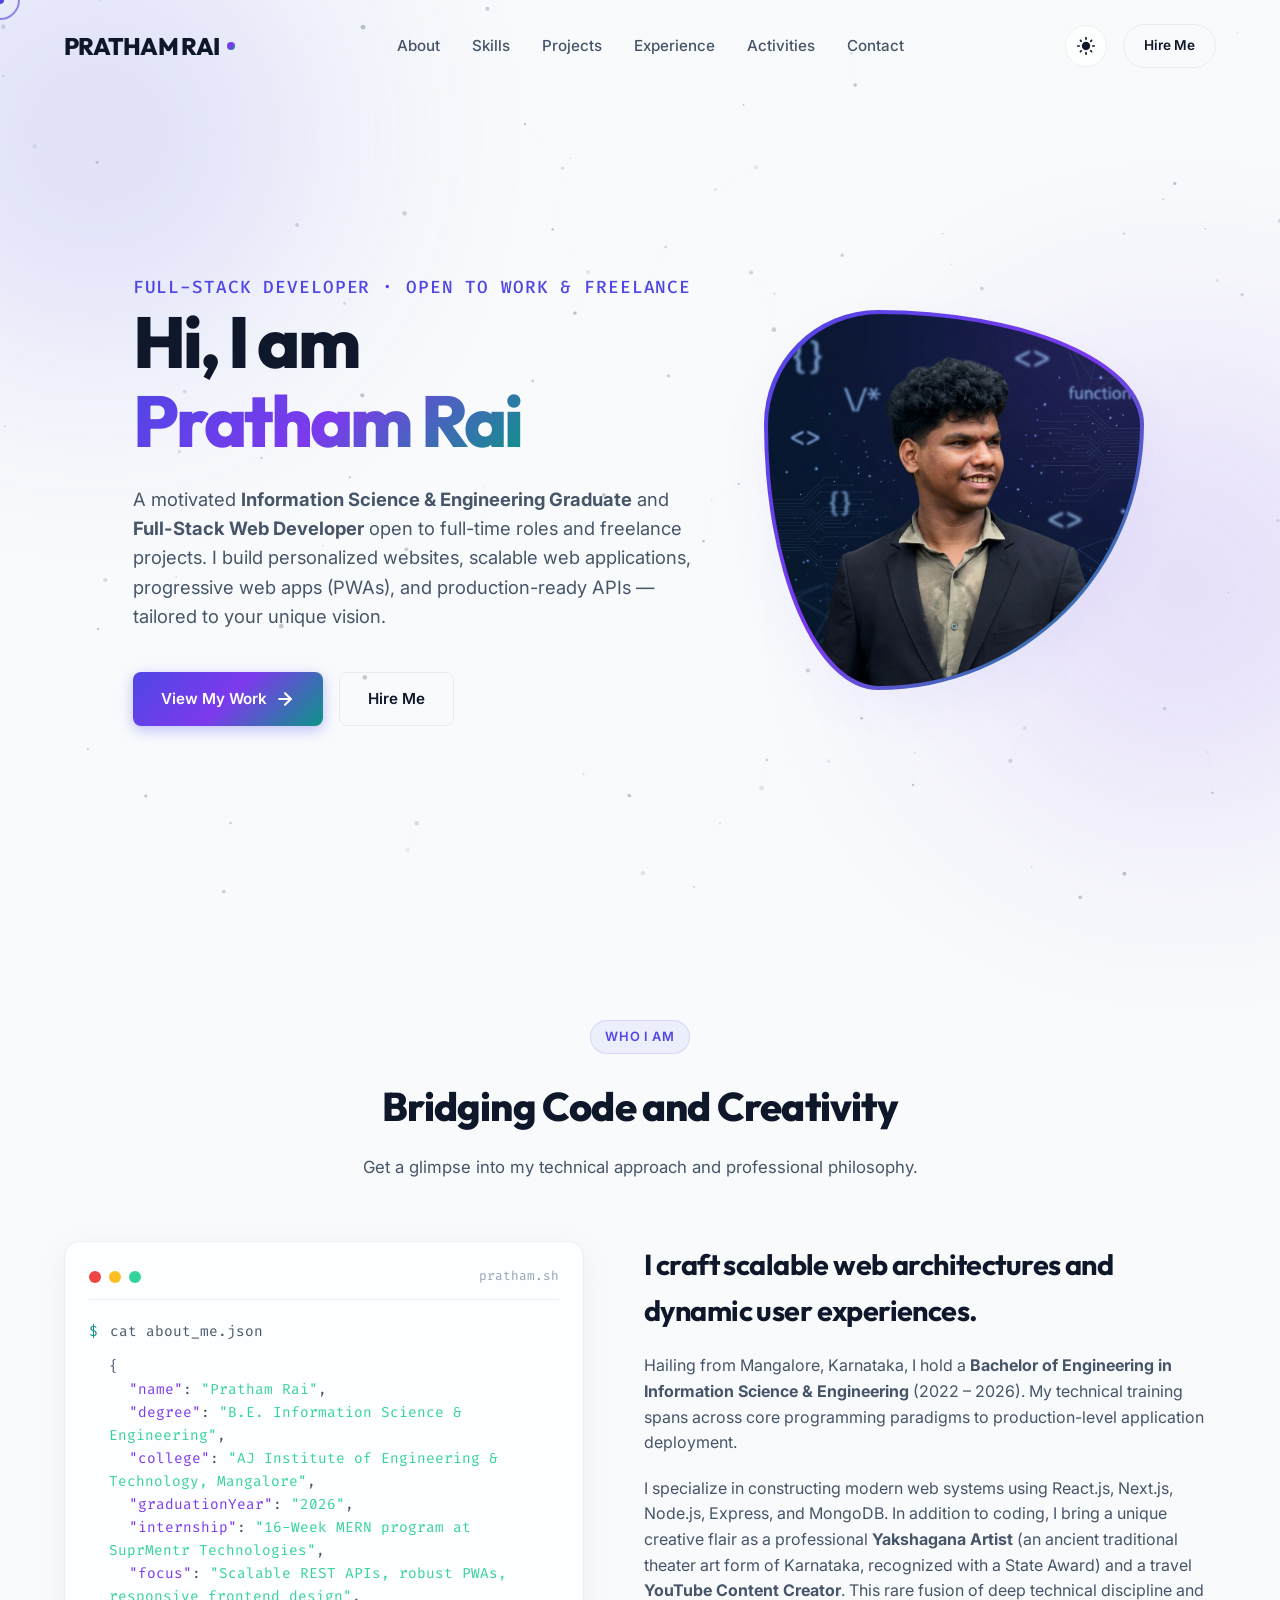
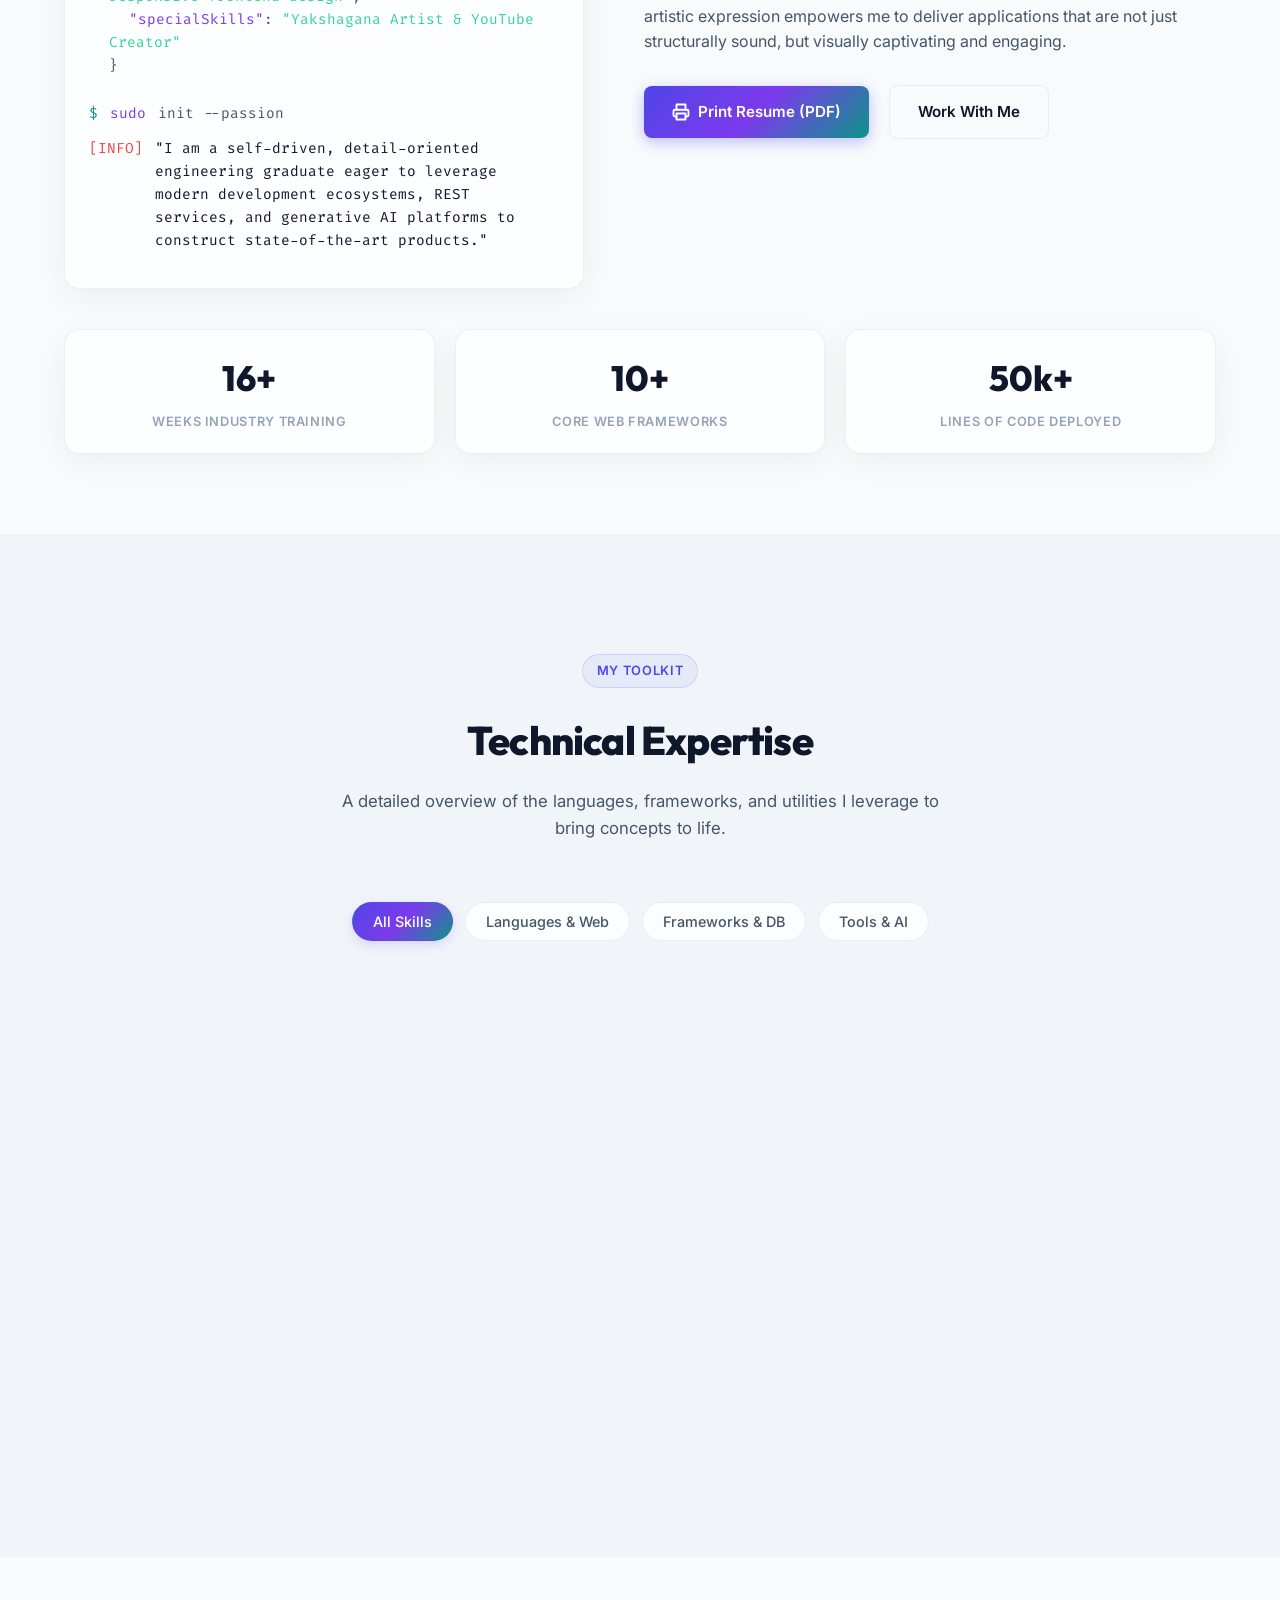
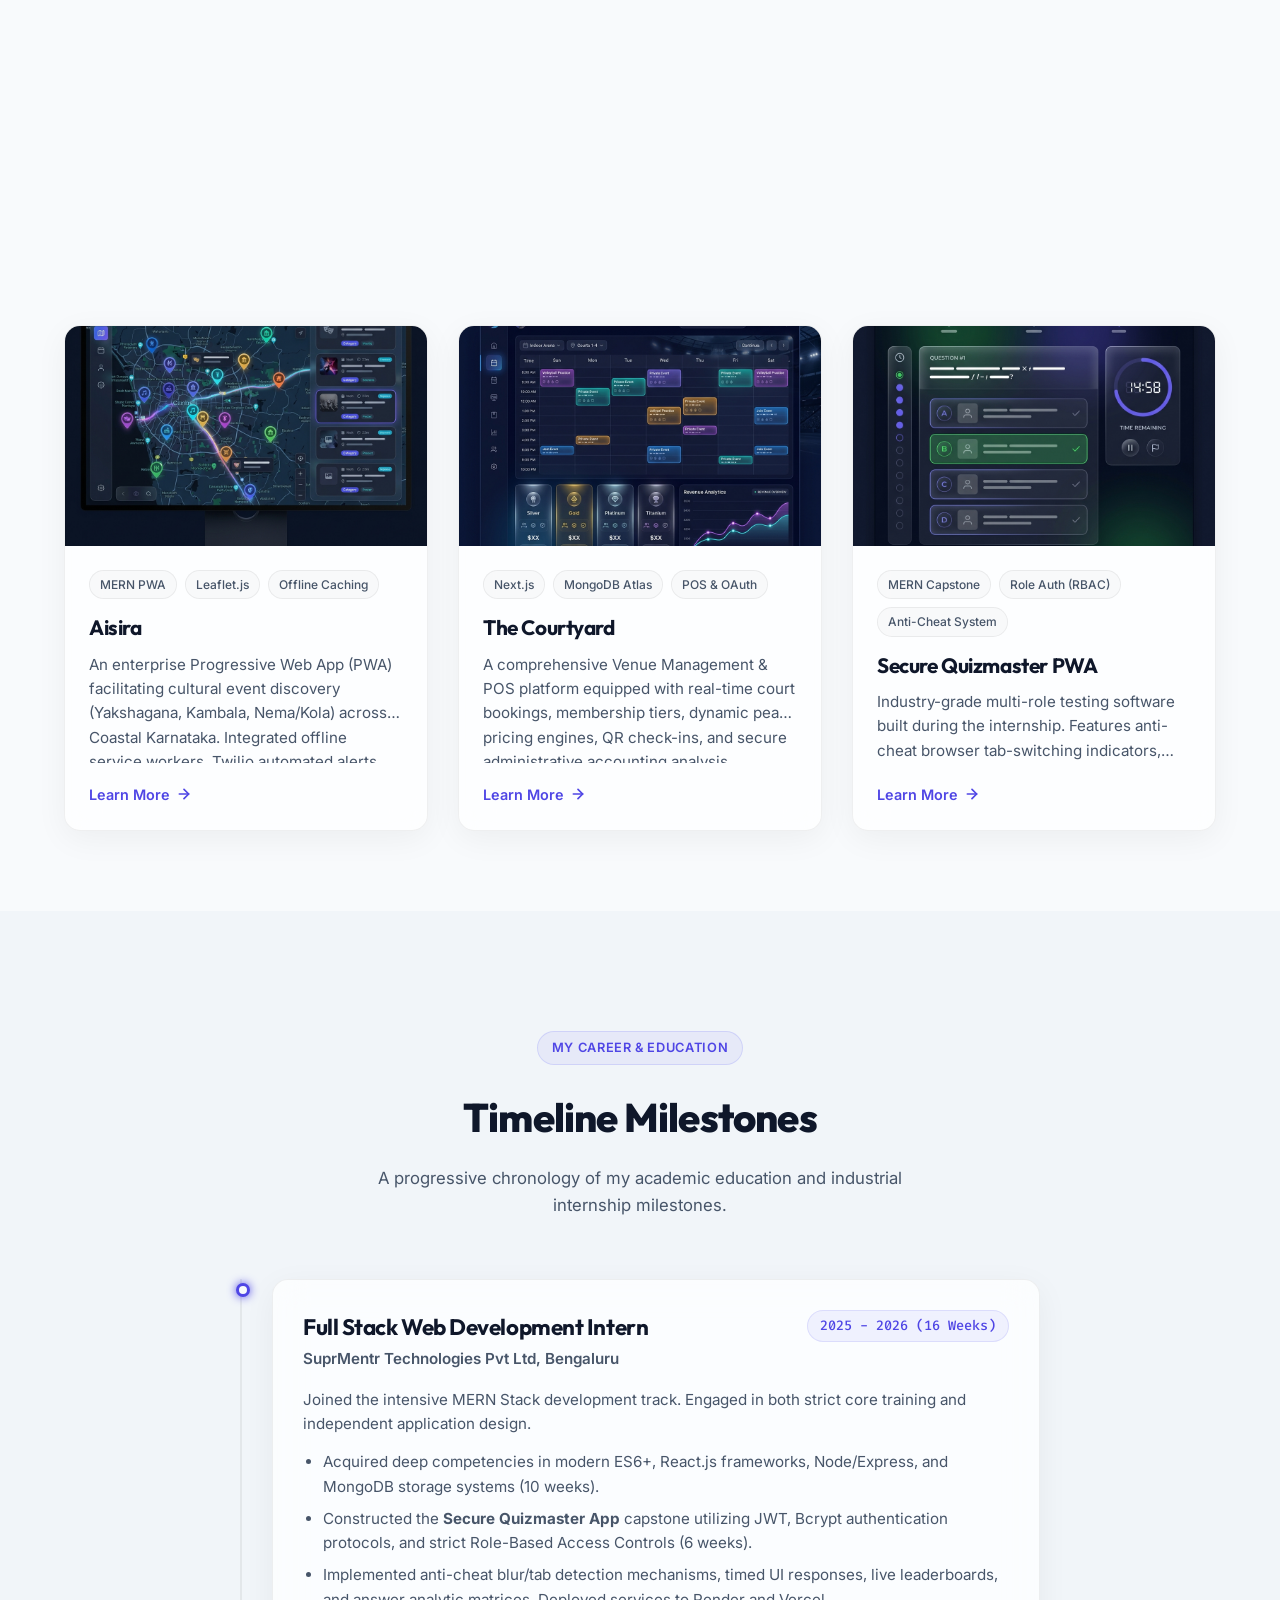
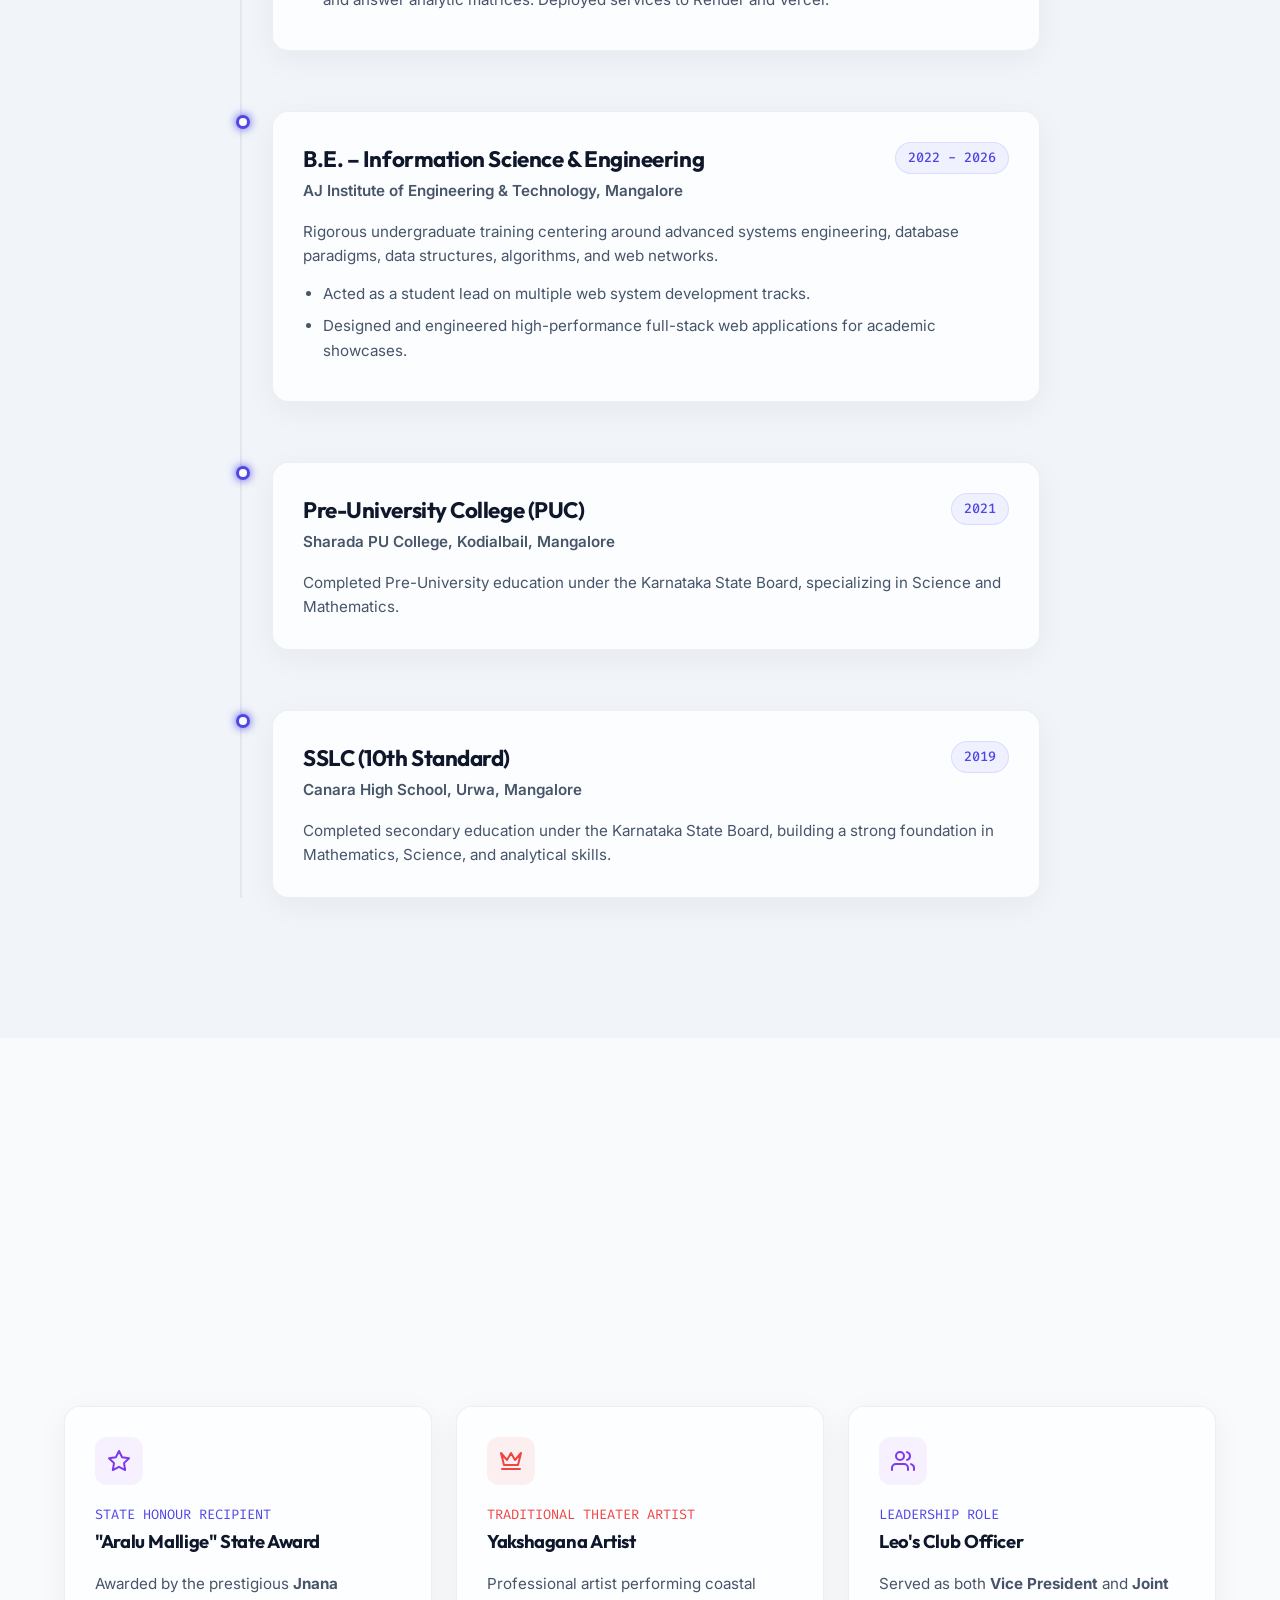
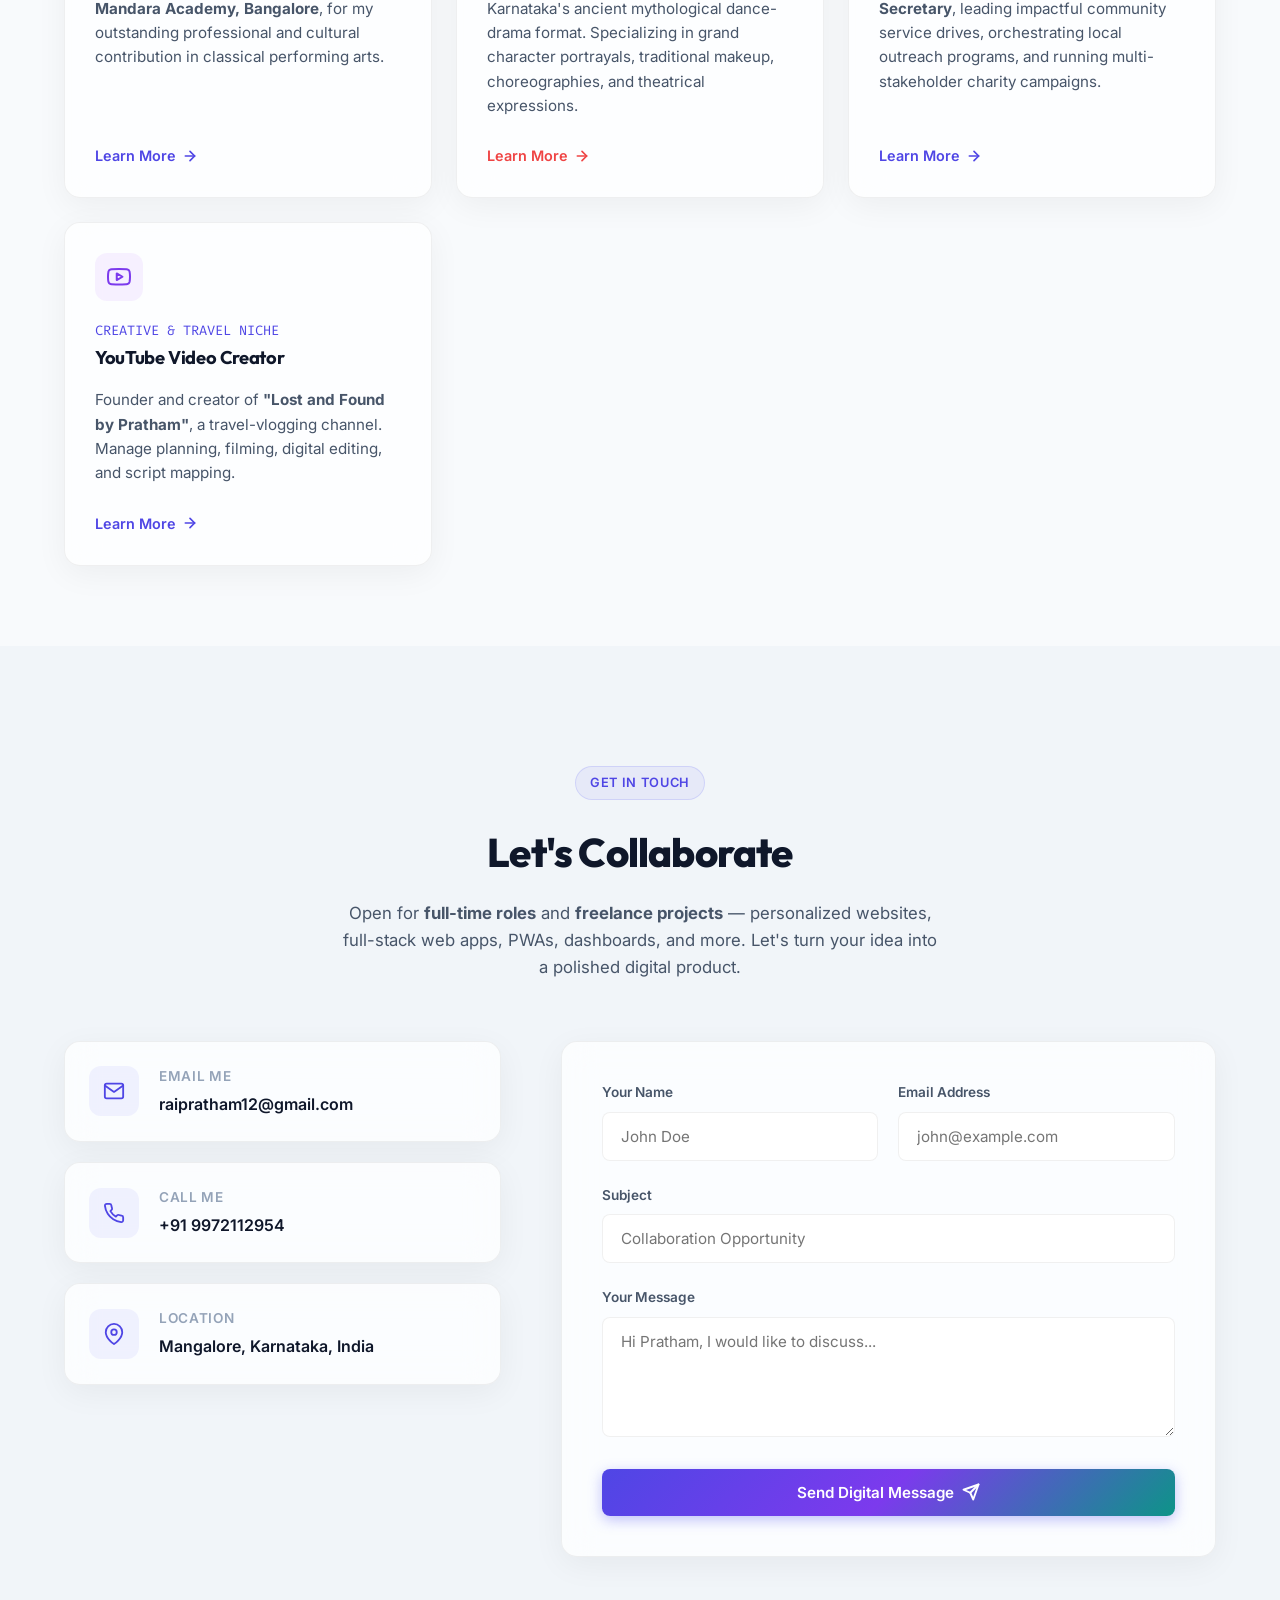
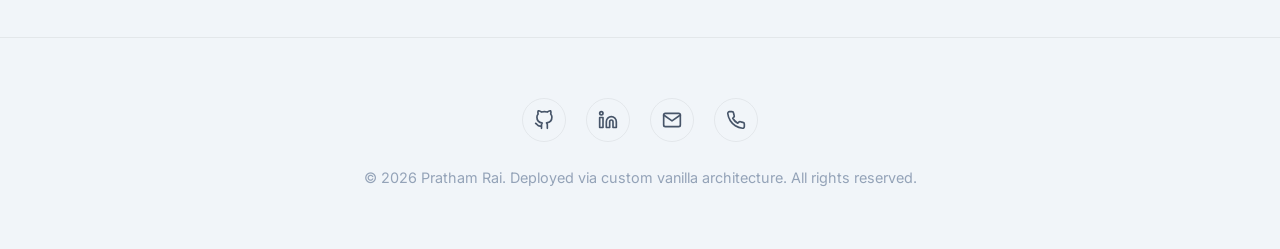
<file: index.html>
<!DOCTYPE html>
<html lang="en">
<head>
  <meta charset="UTF-8">
  <meta name="viewport" content="width=device-width, initial-scale=1.0">
  
  <!-- Primary Meta Tags -->
  <title>Pratham Rai | Full-Stack Web Developer & Engineer</title>
  <meta name="title" content="Pratham Rai | Full-Stack Web Developer & Engineer">
  <meta name="description" content="Portfolio of Pratham Rai, an Information Science & Engineering graduate and Full-Stack Developer specializing in building modern web apps (MERN/Next.js) and PWAs. Discover projects like Aisira and The Courtyard.">
  <meta name="keywords" content="Pratham Rai, Web Developer, Full-Stack Developer, MERN Stack, React.js, Next.js, Information Science Engineer, Mangalore, Portfolio, Software Engineer, Freelancer">
  <meta name="author" content="Pratham Rai">
  <meta name="robots" content="index, follow">
  <link rel="canonical" href="https://pratham-rai.github.io/Portfolio/">

  <!-- Open Graph / Facebook -->
  <meta property="og:type" content="website">
  <meta property="og:url" content="https://pratham-rai.github.io/Portfolio/">
  <meta property="og:title" content="Pratham Rai | Full-Stack Web Developer & Engineer">
  <meta property="og:description" content="Portfolio of Pratham Rai, an Information Science & Engineering graduate and Full-Stack Developer specializing in building modern web apps (MERN/Next.js) and PWAs.">
  <meta property="og:image" content="https://pratham-rai.github.io/Portfolio/assets/hero_portrait.png">
  <meta property="og:site_name" content="Pratham Rai Portfolio">

  <!-- Twitter -->
  <meta property="twitter:card" content="summary_large_image">
  <meta property="twitter:url" content="https://pratham-rai.github.io/Portfolio/">
  <meta property="twitter:title" content="Pratham Rai | Full-Stack Web Developer & Engineer">
  <meta property="twitter:description" content="Portfolio of Pratham Rai, an Information Science & Engineering graduate and Full-Stack Developer specializing in building modern web apps (MERN/Next.js) and PWAs.">
  <meta property="twitter:image" content="https://pratham-rai.github.io/Portfolio/assets/hero_portrait.png">

  <!-- Favicon -->
  <link rel="icon" href="data:image/svg+xml,<svg xmlns=%22http://www.w3.org/2000/svg%22 viewBox=%220 0 100 100%22><text y=%22.9em%22 font-size=%2290%22>👨‍💻</text></svg>">

  <!-- Stylesheet -->
  <link rel="stylesheet" href="style.css">
</head>
<body data-theme="dark">

  <!-- Interactive Background Canvas -->
  <canvas id="bg-canvas"></canvas>

  <!-- Glowing Accents -->
  <div class="bg-glow-1"></div>
  <div class="bg-glow-2"></div>

  <!-- Custom Cursor Trail -->
  <div class="cursor-trail" id="cursor-trail"></div>
  <div class="cursor-outline" id="cursor-outline"></div>

  <!-- Header Section -->
  <header id="header">
    <div class="container nav-container">
      <a href="#" class="logo cursor-hover-target">
        PRATHAM RAI<span class="logo-dot"></span>
      </a>
      
      <nav class="nav-links">
        <a href="#about" class="nav-item cursor-hover-target">About</a>
        <a href="#skills" class="nav-item cursor-hover-target">Skills</a>
        <a href="#projects" class="nav-item cursor-hover-target">Projects</a>
        <a href="#experience" class="nav-item cursor-hover-target">Experience</a>
        <a href="#honors" class="nav-item cursor-hover-target">Activities</a>
        <a href="#contact" class="nav-item cursor-hover-target">Contact</a>
      </nav>

      <div class="header-actions">
        <button class="theme-toggle-btn cursor-hover-target" id="theme-toggle" aria-label="Toggle Theme">
          <svg class="sun" viewBox="0 0 24 24"><path d="M12 7c-2.76 0-5 2.24-5 5s2.24 5 5 5 5-2.24 5-5-2.24-5-5-5zM2 13h2c.55 0 1-.45 1-1s-.45-1-1-1H2c-.55 0-1 .45-1 1s.45 1 1 1zm18 0h2c.55 0 1-.45 1-1s-.45-1-1-1h-2c-.55 0-1 .45-1 1s.45 1 1 1zM11 2v2c0 .55.45 1 1 1s1-.45 1-1V2c0-.55-.45-1-1-1s-1 .45-1 1zm0 18v2c0 .55.45 1 1 1s1-.45 1-1v-2c0-.55-.45-1-1-1s-1 .45-1 1zM5.99 4.58c-.39-.39-1.03-.39-1.41 0s-.39 1.03 0 1.41l1.06 1.06c.39.39 1.03.39 1.41 0s.39-1.03 0-1.41L5.99 4.58zm12.37 12.37c-.39-.39-1.03-.39-1.41 0s-.39 1.03 0 1.41l1.06 1.06c.39.39 1.03.39 1.41 0s.39-1.03 0-1.41l-1.06-1.06zm1.06-10.96c.39-.39.39-1.03 0-1.41s-1.03-.39-1.41 0l-1.06 1.06c-.39.39-.39 1.03 0 1.41s1.03.39 1.41 0l1.06-1.06zM7.05 18.36c.39-.39.39-1.03 0-1.41s-1.03-.39-1.41 0l-1.06 1.06c-.39.39-.39 1.03 0 1.41s1.03.39 1.41 0l1.06-1.06z"/></svg>
          <svg class="moon" viewBox="0 0 24 24"><path d="M12.3 22c5.3 0 9.7-4.4 9.7-9.7 0-1.7-.5-3.4-1.3-4.8-.4-.7-1.3-.8-1.8-.2-.3.3-.4.7-.4 1.1.2 2.2-.4 4.4-1.9 6-1.5 1.6-3.7 2.4-6 2.2-1.7-.2-3.3-1-4.4-2.3-.4-.5-1.2-.4-1.6.2-.8 1.4-1.3 3.1-1.3 4.8 0 5.3 4.4 9.7 9.7 9.7zm-6-4.6c.8.9 1.8 1.6 2.9 2 1-.3 2.1-.5 3.1-.5 2.6 0 5.1 1.1 6.8 3-1 .5-2.2.8-3.5.8-4.3-.1-7.7-3.5-7.7-7.7 0-1.3.3-2.5.8-3.5 1.9 1.7 3 4.2 3 6.8 0 1-.2 2.1-.5 3.1z"/></svg>
        </button>
        <a href="#contact" class="btn btn-secondary cursor-hover-target" style="padding: 10px 20px; font-size: 0.85rem; border-radius: 50px;">Hire Me</a>
        <div class="hamburger cursor-hover-target" id="hamburger-menu">
          <span></span>
          <span></span>
          <span></span>
        </div>
      </div>
    </div>
  </header>

  <!-- Mobile Navigation Overlay -->
  <div class="mobile-overlay" id="mobile-overlay"></div>
  <nav class="mobile-nav" id="mobile-nav">
    <a href="#about" class="nav-item cursor-hover-target">About</a>
    <a href="#skills" class="nav-item cursor-hover-target">Skills</a>
    <a href="#projects" class="nav-item cursor-hover-target">Projects</a>
    <a href="#experience" class="nav-item cursor-hover-target">Experience</a>
    <a href="#honors" class="nav-item cursor-hover-target">Activities</a>
    <a href="#contact" class="nav-item cursor-hover-target">Contact</a>
  </nav>

  <!-- Hero Section -->
  <section class="hero" id="home">
    <div class="container hero-grid">
      <div class="hero-content scroll-reveal active">
        <span class="hero-subtitle">FULL-STACK DEVELOPER · OPEN TO WORK & FREELANCE</span>
        <h1 class="hero-title">
          Hi, I am <br>
          <span class="text-gradient">Pratham Rai</span>
        </h1>
        <p class="hero-description">
          A motivated <strong>Information Science &amp; Engineering Graduate</strong> and <strong>Full-Stack Web Developer</strong> open to full-time roles and freelance projects. I build personalized websites, scalable web applications, progressive web apps (PWAs), and production-ready APIs — tailored to your unique vision.
        </p>
        <div class="hero-cta">
          <a href="#projects" class="btn btn-primary cursor-hover-target">
            View My Work
            <svg width="20" height="20" viewBox="0 0 24 24" fill="none" stroke="currentColor" stroke-width="2.5" stroke-linecap="round" stroke-linejoin="round"><line x1="5" y1="12" x2="19" y2="12"></line><polyline points="12 5 19 12 12 19"></polyline></svg>
          </a>
          <a href="#contact" class="btn btn-secondary cursor-hover-target">Hire Me</a>
        </div>
      </div>
      <div class="hero-visual scroll-reveal active">
        <div class="art-frame">
          <img src="assets/hero_portrait.png" alt="Pratham Rai Portrait" id="hero-art" class="art-image">
        </div>
      </div>
    </div>
  </section>

  <!-- About Section -->
  <section class="section-padding" id="about">
    <div class="container">
      <div class="section-header scroll-reveal">
        <span class="badge">Who I Am</span>
        <h2 class="section-title">Bridging Code and Creativity</h2>
        <p class="section-desc">Get a glimpse into my technical approach and professional philosophy.</p>
      </div>

      <div class="about-grid">
        <!-- Terminal Style Card -->
        <div class="glass-card terminal-card scroll-reveal">
          <div class="terminal-header">
            <div class="terminal-dots">
              <span></span>
              <span></span>
              <span></span>
            </div>
            <div class="terminal-tab-name">pratham.sh</div>
          </div>
          <div class="terminal-body">
            <div class="terminal-line">
              <span class="terminal-prompt">$</span>
              <span>cat about_me.json</span>
            </div>
            <div class="terminal-line" style="margin-left: 20px; display: block;">
              <span>{</span><br>
              <span style="padding-left: 20px;"><span class="terminal-keyword">"name"</span>: <span class="terminal-string">"Pratham Rai"</span>,</span><br>
              <span style="padding-left: 20px;"><span class="terminal-keyword">"degree"</span>: <span class="terminal-string">"B.E. Information Science & Engineering"</span>,</span><br>
              <span style="padding-left: 20px;"><span class="terminal-keyword">"college"</span>: <span class="terminal-string">"AJ Institute of Engineering & Technology, Mangalore"</span>,</span><br>
              <span style="padding-left: 20px;"><span class="terminal-keyword">"graduationYear"</span>: <span class="terminal-string">"2026"</span>,</span><br>
              <span style="padding-left: 20px;"><span class="terminal-keyword">"internship"</span>: <span class="terminal-string">"16-Week MERN program at SuprMentr Technologies"</span>,</span><br>
              <span style="padding-left: 20px;"><span class="terminal-keyword">"focus"</span>: <span class="terminal-string">"Scalable REST APIs, robust PWAs, responsive frontend design"</span>,</span><br>
              <span style="padding-left: 20px;"><span class="terminal-keyword">"specialSkills"</span>: <span class="terminal-string">"Yakshagana Artist & YouTube Creator"</span></span><br>
              <span>}</span>
            </div>
            <div class="terminal-line" style="margin-top: 24px;">
              <span class="terminal-prompt">$</span>
              <span class="terminal-keyword">sudo</span><span> init --passion</span>
            </div>
            <div class="terminal-line">
              <span class="terminal-prompt" style="color: #ef4444;">[INFO]</span>
              <span style="color: var(--text-primary);">"I am a self-driven, detail-oriented engineering graduate eager to leverage modern development ecosystems, REST services, and generative AI platforms to construct state-of-the-art products."</span>
            </div>
          </div>
        </div>

        <!-- Professional Bio Text -->
        <div class="scroll-reveal">
          <h3 style="font-size: 1.8rem; margin-bottom: 20px;">I craft scalable web architectures and dynamic user experiences.</h3>
          <p style="color: var(--text-secondary); margin-bottom: 20px;">
            Hailing from Mangalore, Karnataka, I hold a <strong>Bachelor of Engineering in Information Science &amp; Engineering</strong> (2022 – 2026). My technical training spans across core programming paradigms to production-level application deployment.
          </p>
          <p style="color: var(--text-secondary); margin-bottom: 30px;">
            I specialize in constructing modern web systems using React.js, Next.js, Node.js, Express, and MongoDB. In addition to coding, I bring a unique creative flair as a professional <strong>Yakshagana Artist</strong> (an ancient traditional theater art form of Karnataka, recognized with a State Award) and a travel <strong>YouTube Content Creator</strong>. This rare fusion of deep technical discipline and artistic expression empowers me to deliver applications that are not just structurally sound, but visually captivating and engaging.
          </p>
          <div style="display: flex; gap: 20px; align-items: center; flex-wrap: wrap;">
            <a href="assets/Pratham_Rai_Resume.pdf" download="Pratham_Rai_Resume.pdf" class="btn btn-primary cursor-hover-target">
              <svg width="18" height="18" viewBox="0 0 24 24" fill="none" stroke="currentColor" stroke-width="2.5" stroke-linecap="round" stroke-linejoin="round"><path d="M6 9V2h12v7"></path><path d="M6 18H4a2 2 0 0 1-2-2v-5a2 2 0 0 1 2-2h16a2 2 0 0 1 2 2v5a2 2 0 0 1-2 2h-2"></path><rect x="6" y="14" width="12" height="8"></rect></svg>
              Print Resume (PDF)
            </a>
            <a href="#contact" class="btn btn-secondary cursor-hover-target">Work With Me</a>
          </div>
        </div>
      </div>

      <!-- Quick Metrics Count -->
      <div class="about-stats scroll-reveal">
        <div class="glass-card stat-item">
          <div class="stat-num">16+</div>
          <div class="stat-label">Weeks Industry Training</div>
        </div>
        <div class="glass-card stat-item">
          <div class="stat-num">10+</div>
          <div class="stat-label">Core Web Frameworks</div>
        </div>
        <div class="glass-card stat-item">
          <div class="stat-num">50k+</div>
          <div class="stat-label">Lines of Code Deployed</div>
        </div>
      </div>
    </div>
  </section>

  <!-- Skills Section -->
  <section class="section-padding" id="skills" style="background: var(--bg-secondary);">
    <div class="container">
      <div class="section-header scroll-reveal">
        <span class="badge">My Toolkit</span>
        <h2 class="section-title">Technical Expertise</h2>
        <p class="section-desc">A detailed overview of the languages, frameworks, and utilities I leverage to bring concepts to life.</p>
      </div>

      <div class="skills-container">
        <!-- Filter Tabs -->
        <div class="skills-filter scroll-reveal">
          <button class="filter-btn active cursor-hover-target" data-filter="all">All Skills</button>
          <button class="filter-btn cursor-hover-target" data-filter="languages">Languages & Web</button>
          <button class="filter-btn cursor-hover-target" data-filter="frameworks">Frameworks & DB</button>
          <button class="filter-btn cursor-hover-target" data-filter="tools">Tools & AI</button>
        </div>

        <!-- Skills Grid -->
        <div class="skills-grid scroll-reveal" id="skills-display-grid">
          <!-- Languages -->
          <div class="glass-card skill-card" data-category="languages">
            <div class="skill-icon">
              <svg width="24" height="24" viewBox="0 0 24 24" fill="none" stroke="currentColor" stroke-width="2" stroke-linecap="round" stroke-linejoin="round"><path d="M16.5 9.4 7.55 4.24a1.79 1.79 0 0 0-2.5 1.5V18.26a1.79 1.79 0 0 0 2.5 1.5L16.5 14.6a1.79 1.79 0 0 0 0-3.2z"/></svg>
            </div>
            <span class="skill-name">JavaScript ES6+</span>
          </div>
          <div class="glass-card skill-card" data-category="languages">
            <div class="skill-icon">
              <svg width="24" height="24" viewBox="0 0 24 24" fill="none" stroke="currentColor" stroke-width="2" stroke-linecap="round" stroke-linejoin="round"><path d="M12 2L2 7l10 5 10-5-10-5zM2 17l10 5 10-5M2 12l10 5 10-5"/></svg>
            </div>
            <span class="skill-name">HTML5 / CSS3</span>
          </div>
          <div class="glass-card skill-card" data-category="languages">
            <div class="skill-icon">
              <svg width="24" height="24" viewBox="0 0 24 24" fill="none" stroke="currentColor" stroke-width="2" stroke-linecap="round" stroke-linejoin="round"><path d="M4 19.5A2.5 2.5 0 0 1 6.5 17H20M4 19.5A2.5 2.5 0 0 0 6.5 22H20M4 19.5v-15A2.5 2.5 0 0 1 6.5 2V4h12v16H6.5a2.5 2.5 0 0 1-2.5-2.5z"/></svg>
            </div>
            <span class="skill-name">C / C++</span>
          </div>
          <div class="glass-card skill-card" data-category="languages">
            <div class="skill-icon">
              <svg width="24" height="24" viewBox="0 0 24 24" fill="none" stroke="currentColor" stroke-width="2" stroke-linecap="round" stroke-linejoin="round"><circle cx="12" cy="12" r="10"/><path d="M12 16v-4M12 8h.01"/></svg>
            </div>
            <span class="skill-name">Java</span>
          </div>
          <div class="glass-card skill-card" data-category="languages">
            <div class="skill-icon">
              <svg width="24" height="24" viewBox="0 0 24 24" fill="none" stroke="currentColor" stroke-width="2" stroke-linecap="round" stroke-linejoin="round"><path d="M12 22s8-4 8-10V5l-8-3-8 3v7c0 6 8 10 8 10z"/></svg>
            </div>
            <span class="skill-name">Python</span>
          </div>

          <!-- Frameworks & DB -->
          <div class="glass-card skill-card" data-category="frameworks">
            <div class="skill-icon">
              <svg width="24" height="24" viewBox="0 0 24 24" fill="none" stroke="currentColor" stroke-width="2" stroke-linecap="round" stroke-linejoin="round"><path d="M12 22c5.523 0 10-4.477 10-10S17.523 2 12 2 2 6.477 2 12s4.477 10 10 10z"/><path d="M12 8a4 4 0 1 0 0 8 4 4 0 0 0 0-8z"/></svg>
            </div>
            <span class="skill-name">React.js</span>
          </div>
          <div class="glass-card skill-card" data-category="frameworks">
            <div class="skill-icon">
              <svg width="24" height="24" viewBox="0 0 24 24" fill="none" stroke="currentColor" stroke-width="2" stroke-linecap="round" stroke-linejoin="round"><ellipse cx="12" cy="5" rx="9" ry="3"/><path d="M3 5v6c0 1.66 4 3 9 3s9-1.34 9-3V5"/><path d="M3 11v6c0 1.66 4 3 9 3s9-1.34 9-3v-6"/></svg>
            </div>
            <span class="skill-name">Node & Express</span>
          </div>
          <div class="glass-card skill-card" data-category="frameworks">
            <div class="skill-icon">
              <svg width="24" height="24" viewBox="0 0 24 24" fill="none" stroke="currentColor" stroke-width="2" stroke-linecap="round" stroke-linejoin="round"><path d="M12 2L2 7l10 5 10-5-10-5zM2 17l10 5 10-5M2 12l10 5 10-5"/></svg>
            </div>
            <span class="skill-name">Next.js & Vite</span>
          </div>
          <div class="glass-card skill-card" data-category="frameworks">
            <div class="skill-icon">
              <svg width="24" height="24" viewBox="0 0 24 24" fill="none" stroke="currentColor" stroke-width="2" stroke-linecap="round" stroke-linejoin="round"><path d="M4 3h16a2 2 0 0 1 2 2v6a2 2 0 0 1-2 2H4a2 2 0 0 1-2-2V5a2 2 0 0 1 2-2zM4 13h16a2 2 0 0 1 2 2v4a2 2 0 0 1-2 2H4a2 2 0 0 1-2-2v-4a2 2 0 0 1 2-2z"/></svg>
            </div>
            <span class="skill-name">MongoDB Atlas</span>
          </div>
          <div class="glass-card skill-card" data-category="frameworks">
            <div class="skill-icon">
              <svg width="24" height="24" viewBox="0 0 24 24" fill="none" stroke="currentColor" stroke-width="2" stroke-linecap="round" stroke-linejoin="round"><circle cx="12" cy="12" r="10"/><path d="M12 2a15.3 15.3 0 0 1 4 10 15.3 15.3 0 0 1-4 10 15.3 15.3 0 0 1-4-10 15.3 15.3 0 0 1 4-10z"/><path d="M2 12h20"/></svg>
            </div>
            <span class="skill-name">Leaflet.js & Map</span>
          </div>

          <!-- Tools & AI -->
          <div class="glass-card skill-card" data-category="tools">
            <div class="skill-icon">
              <svg width="24" height="24" viewBox="0 0 24 24" fill="none" stroke="currentColor" stroke-width="2" stroke-linecap="round" stroke-linejoin="round"><path d="M9 19c-5 1.5-5-2.5-7-3m14 6v-3.87a3.37 3.37 0 0 0-.94-2.61c3.14-.35 6.44-1.54 6.44-7A5.44 5.44 0 0 0 20 4.77 5.07 5.07 0 0 0 19.91 1S18.73.65 16 2.48a13.38 13.38 0 0 0-7 0C6.27.65 5.09 1 5.09 1A5.07 5.07 0 0 0 5 4.77a5.44 5.44 0 0 0-1.5 3.78c0 5.42 3.3 6.61 6.44 7A3.37 3.37 0 0 0 9 18.13V22"/></svg>
            </div>
            <span class="skill-name">Git & GitHub</span>
          </div>
          <div class="glass-card skill-card" data-category="tools">
            <div class="skill-icon">
              <svg width="24" height="24" viewBox="0 0 24 24" fill="none" stroke="currentColor" stroke-width="2" stroke-linecap="round" stroke-linejoin="round"><line x1="22" y1="2" x2="11" y2="13"></line><polygon points="22 2 15 22 11 13 2 9 22 2"></polygon></svg>
            </div>
            <span class="skill-name">Vercel & Render</span>
          </div>
          <div class="glass-card skill-card" data-category="tools">
            <div class="skill-icon">
              <svg width="24" height="24" viewBox="0 0 24 24" fill="none" stroke="currentColor" stroke-width="2" stroke-linecap="round" stroke-linejoin="round"><rect x="3" y="11" width="18" height="11" rx="2" ry="2"/><path d="M7 11V7a5 5 0 0 1 10 0v4"/></svg>
            </div>
            <span class="skill-name">JWT & Bcrypt</span>
          </div>
          <div class="glass-card skill-card" data-category="tools">
            <div class="skill-icon">
              <svg width="24" height="24" viewBox="0 0 24 24" fill="none" stroke="currentColor" stroke-width="2" stroke-linecap="round" stroke-linejoin="round"><path d="M21 16V8a2 2 0 0 0-1-1.73l-7-4a2 2 0 0 0-2 0l-7 4A2 2 0 0 0 3 8v8a2 2 0 0 0 1 1.73l7 4a2 2 0 0 0 2 0l7-4A2 2 0 0 0 21 16z"/></svg>
            </div>
            <span class="skill-name">Twilio & Cloudinary</span>
          </div>
          <div class="glass-card skill-card" data-category="tools">
            <div class="skill-icon">
              <svg width="24" height="24" viewBox="0 0 24 24" fill="none" stroke="currentColor" stroke-width="2" stroke-linecap="round" stroke-linejoin="round"><path d="M12 2v20M17 5H9.5a3.5 3.5 0 0 0 0 7h5a3.5 3.5 0 0 1 0 7H6"/></svg>
            </div>
            <span class="skill-name">Prompt Engineering</span>
          </div>
        </div>
      </div>
    </div>
  </section>

  <!-- Projects Section -->
  <section class="section-padding" id="projects">
    <div class="container">
      <div class="section-header scroll-reveal">
        <span class="badge">My Showcase</span>
        <h2 class="section-title">Featured Projects</h2>
        <p class="section-desc">Explore live applications, detailed architectural solutions, and independent design systems.</p>
      </div>

      <div class="projects-grid">
        <!-- Project 1: Aisira -->
        <div class="glass-card project-card scroll-reveal">
          <div class="project-img-wrapper">
            <img src="assets/project_aisira.png" alt="Aisira Platform Screenshot" id="project-img-aisira" class="project-img">
            <div class="project-overlay">
              <a href="pages/aisira.html" class="project-link-btn cursor-hover-target" aria-label="View Project Details">
                <svg width="22" height="22" viewBox="0 0 24 24" fill="none" stroke="currentColor" stroke-width="2.5" stroke-linecap="round" stroke-linejoin="round"><path d="M1 12s4-8 11-8 11 8 11 8-4 8-11 8-11-8-11-8z"></path><circle cx="12" cy="12" r="3"></circle></svg>
              </a>
            </div>
          </div>
          <div class="project-content">
            <div class="project-tags">
              <span class="project-tag">MERN PWA</span>
              <span class="project-tag">Leaflet.js</span>
              <span class="project-tag">Offline Caching</span>
            </div>
            <h3 class="project-title">Aisira</h3>
            <p class="project-desc">
              An enterprise Progressive Web App (PWA) facilitating cultural event discovery (Yakshagana, Kambala, Nema/Kola) across Coastal Karnataka. Integrated offline service workers, Twilio automated alerts, and custom map layers.
            </p>
            <a href="pages/aisira.html" class="project-more-link cursor-hover-target">
              Learn More
              <svg width="16" height="16" viewBox="0 0 24 24" fill="none" stroke="currentColor" stroke-width="2.5" stroke-linecap="round" stroke-linejoin="round"><line x1="5" y1="12" x2="19" y2="12"></line><polyline points="12 5 19 12 12 19"></polyline></svg>
            </a>
          </div>
        </div>

        <!-- Project 2: The Courtyard -->
        <div class="glass-card project-card scroll-reveal">
          <div class="project-img-wrapper">
            <img src="assets/project_courtyard.png" alt="The Courtyard Venue POS Platform" id="project-img-courtyard" class="project-img">
            <div class="project-overlay">
              <a href="pages/courtyard.html" class="project-link-btn cursor-hover-target" aria-label="View Project Details">
                <svg width="22" height="22" viewBox="0 0 24 24" fill="none" stroke="currentColor" stroke-width="2.5" stroke-linecap="round" stroke-linejoin="round"><path d="M1 12s4-8 11-8 11 8 11 8-4 8-11 8-11-8-11-8z"></path><circle cx="12" cy="12" r="3"></circle></svg>
              </a>
            </div>
          </div>
          <div class="project-content">
            <div class="project-tags">
              <span class="project-tag">Next.js</span>
              <span class="project-tag">MongoDB Atlas</span>
              <span class="project-tag">POS & OAuth</span>
            </div>
            <h3 class="project-title">The Courtyard</h3>
            <p class="project-desc">
              A comprehensive Venue Management & POS platform equipped with real-time court bookings, membership tiers, dynamic peak-pricing engines, QR check-ins, and secure administrative accounting analysis.
            </p>
            <a href="pages/courtyard.html" class="project-more-link cursor-hover-target">
              Learn More
              <svg width="16" height="16" viewBox="0 0 24 24" fill="none" stroke="currentColor" stroke-width="2.5" stroke-linecap="round" stroke-linejoin="round"><line x1="5" y1="12" x2="19" y2="12"></line><polyline points="12 5 19 12 12 19"></polyline></svg>
            </a>
          </div>
        </div>

        <!-- Project 3: Production Quiz App -->
        <div class="glass-card project-card scroll-reveal">
          <div class="project-img-wrapper">
            <img src="assets/project_quiz.png" alt="Quiz Application Platform" id="project-img-quiz" class="project-img">
            <div class="project-overlay">
              <a href="pages/quizmaster.html" class="project-link-btn cursor-hover-target" aria-label="View Project Details">
                <svg width="22" height="22" viewBox="0 0 24 24" fill="none" stroke="currentColor" stroke-width="2.5" stroke-linecap="round" stroke-linejoin="round"><path d="M1 12s4-8 11-8 11 8 11 8-4 8-11 8-11-8-11-8z"></path><circle cx="12" cy="12" r="3"></circle></svg>
              </a>
            </div>
          </div>
          <div class="project-content">
            <div class="project-tags">
              <span class="project-tag">MERN Capstone</span>
              <span class="project-tag">Role Auth (RBAC)</span>
              <span class="project-tag">Anti-Cheat System</span>
            </div>
            <h3 class="project-title">Secure Quizmaster PWA</h3>
            <p class="project-desc">
              Industry-grade multi-role testing software built during the internship. Features anti-cheat browser tab-switching indicators, timed test sequences, automated scoring, real-time user leaderboards, and Vercel/Render hosting.
            </p>
            <a href="pages/quizmaster.html" class="project-more-link cursor-hover-target">
              Learn More
              <svg width="16" height="16" viewBox="0 0 24 24" fill="none" stroke="currentColor" stroke-width="2.5" stroke-linecap="round" stroke-linejoin="round"><line x1="5" y1="12" x2="19" y2="12"></line><polyline points="12 5 19 12 12 19"></polyline></svg>
            </a>
          </div>
        </div>
      </div>
    </div>
  </section>

  <!-- Experience & History Section -->
  <section class="section-padding" id="experience" style="background: var(--bg-secondary);">
    <div class="container">
      <div class="section-header scroll-reveal">
        <span class="badge">My Career & Education</span>
        <h2 class="section-title">Timeline Milestones</h2>
        <p class="section-desc">A progressive chronology of my academic education and industrial internship milestones.</p>
      </div>

      <div class="timeline-container scroll-reveal">
        <div class="timeline-line"></div>
        <div class="timeline-progress" id="timeline-progress-bar"></div>

        <!-- Milestone 1: Internship -->
        <div class="timeline-item">
          <div class="timeline-dot"></div>
          <div class="glass-card timeline-content">
            <div class="timeline-header-flex">
              <div>
                <h3 class="timeline-role">Full Stack Web Development Intern</h3>
                <span class="timeline-company">SuprMentr Technologies Pvt Ltd, Bengaluru</span>
              </div>
              <span class="timeline-date">2025 - 2026 (16 Weeks)</span>
            </div>
            <div class="timeline-desc">
              Joined the intensive MERN Stack development track. Engaged in both strict core training and independent application design.
              <ul class="timeline-list">
                <li>Acquired deep competencies in modern ES6+, React.js frameworks, Node/Express, and MongoDB storage systems (10 weeks).</li>
                <li>Constructed the <strong>Secure Quizmaster App</strong> capstone utilizing JWT, Bcrypt authentication protocols, and strict Role-Based Access Controls (6 weeks).</li>
                <li>Implemented anti-cheat blur/tab detection mechanisms, timed UI responses, live leaderboards, and answer analytic matrices. Deployed services to Render and Vercel.</li>
              </ul>
            </div>
          </div>
        </div>

        <!-- Milestone 2: B.E. Degree -->
        <div class="timeline-item">
          <div class="timeline-dot"></div>
          <div class="glass-card timeline-content">
            <div class="timeline-header-flex">
              <div>
                <h3 class="timeline-role">B.E. – Information Science & Engineering</h3>
                <span class="timeline-company">AJ Institute of Engineering & Technology, Mangalore</span>
              </div>
              <span class="timeline-date">2022 - 2026</span>
            </div>
            <div class="timeline-desc">
              Rigorous undergraduate training centering around advanced systems engineering, database paradigms, data structures, algorithms, and web networks.
              <ul class="timeline-list">
                <li>Acted as a student lead on multiple web system development tracks.</li>
                <li>Designed and engineered high-performance full-stack web applications for academic showcases.</li>
              </ul>
            </div>
          </div>
        </div>

        <!-- Milestone 3: PUC -->
        <div class="timeline-item">
          <div class="timeline-dot"></div>
          <div class="glass-card timeline-content">
            <div class="timeline-header-flex">
              <div>
                <h3 class="timeline-role">Pre-University College (PUC)</h3>
                <span class="timeline-company">Sharada PU College, Kodialbail, Mangalore</span>
              </div>
              <span class="timeline-date">2021</span>
            </div>
            <div class="timeline-desc">
              Completed Pre-University education under the Karnataka State Board, specializing in Science and Mathematics.
            </div>
          </div>
        </div>

        <!-- Milestone 4: SSLC -->
        <div class="timeline-item">
          <div class="timeline-dot"></div>
          <div class="glass-card timeline-content">
            <div class="timeline-header-flex">
              <div>
                <h3 class="timeline-role">SSLC (10th Standard)</h3>
                <span class="timeline-company">Canara High School, Urwa, Mangalore</span>
              </div>
              <span class="timeline-date">2019</span>
            </div>
            <div class="timeline-desc">
              Completed secondary education under the Karnataka State Board, building a strong foundation in Mathematics, Science, and analytical skills.
            </div>
          </div>
        </div>
      </div>
    </div>
  </section>

  <!-- Honors & Activities Section (The custom premium cards) -->
  <section class="section-padding" id="honors">
    <div class="container">
      <div class="section-header scroll-reveal">
        <span class="badge">Beyond Code</span>
        <h2 class="section-title">Honors & Activities</h2>
        <p class="section-desc">My creative endeavors and awards representing the duality of systems engineering and cultural art.</p>
      </div>

      <div class="honors-grid">
        <!-- Card 1: State Award -->
        <div class="glass-card honor-card scroll-reveal">
          <div class="honor-icon">
            <svg width="24" height="24" viewBox="0 0 24 24" fill="none" stroke="currentColor" stroke-width="2" stroke-linecap="round" stroke-linejoin="round"><polygon points="12 2 15.09 8.26 22 9.27 17 14.14 18.18 21.02 12 17.77 5.82 21.02 7 14.14 2 9.27 8.91 8.26 12 2"></polygon></svg>
          </div>
          <div>
            <span class="honor-subtitle">STATE HONOUR RECIPIENT</span>
            <h3 class="honor-title">"Aralu Mallige" State Award</h3>
          </div>
          <p class="honor-desc">
            Awarded by the prestigious <strong>Jnana Mandara Academy, Bangalore</strong>, for my outstanding professional and cultural contribution in classical performing arts.
          </p>
          <a href="pages/award.html" class="project-more-link honor-more-link cursor-hover-target" style="margin-top: auto; padding-top: 10px;">
            Learn More
            <svg width="16" height="16" viewBox="0 0 24 24" fill="none" stroke="currentColor" stroke-width="2.5" stroke-linecap="round" stroke-linejoin="round"><line x1="5" y1="12" x2="19" y2="12"></line><polyline points="12 5 19 12 12 19"></polyline></svg>
          </a>
        </div>

        <!-- Card 2: Yakshagana Artist -->
        <div class="glass-card honor-card scroll-reveal">
          <div class="honor-icon" style="background: rgba(239, 68, 68, 0.08); color: #ef4444;">
            <svg width="24" height="24" viewBox="0 0 24 24" fill="none" stroke="currentColor" stroke-width="2" stroke-linecap="round" stroke-linejoin="round"><path d="M2 4l3 12h14l3-12-6 7-4-7-4 7-6-7z"/><path d="M3 20h18"/></svg>
          </div>
          <div>
            <span class="honor-subtitle" style="color: #ef4444;">TRADITIONAL THEATER ARTIST</span>
            <h3 class="honor-title">Yakshagana Artist</h3>
          </div>
          <p class="honor-desc">
            Professional artist performing coastal Karnataka's ancient mythological dance-drama format. Specializing in grand character portrayals, traditional makeup, choreographies, and theatrical expressions.
          </p>
          <a href="pages/yakshagana.html" class="project-more-link honor-more-link cursor-hover-target" style="margin-top: auto; padding-top: 10px; color: #ef4444;">
            Learn More
            <svg width="16" height="16" viewBox="0 0 24 24" fill="none" stroke="currentColor" stroke-width="2.5" stroke-linecap="round" stroke-linejoin="round"><line x1="5" y1="12" x2="19" y2="12"></line><polyline points="12 5 19 12 12 19"></polyline></svg>
          </a>
        </div>

        <!-- Card 3: Leo's Club -->
        <div class="glass-card honor-card scroll-reveal">
          <div class="honor-icon">
            <svg width="24" height="24" viewBox="0 0 24 24" fill="none" stroke="currentColor" stroke-width="2" stroke-linecap="round" stroke-linejoin="round"><path d="M17 21v-2a4 4 0 0 0-4-4H5a4 4 0 0 0-4 4v2"></path><circle cx="9" cy="7" r="4"></circle><path d="M23 21v-2a4 4 0 0 0-3-3.87"></path><path d="M16 3.13a4 4 0 0 1 0 7.75"></path></svg>
          </div>
          <div>
            <span class="honor-subtitle">LEADERSHIP ROLE</span>
            <h3 class="honor-title">Leo's Club Officer</h3>
          </div>
          <p class="honor-desc">
            Served as both <strong>Vice President</strong> and <strong>Joint Secretary</strong>, leading impactful community service drives, orchestrating local outreach programs, and running multi-stakeholder charity campaigns.
          </p>
          <a href="pages/leos-club.html" class="project-more-link honor-more-link cursor-hover-target" style="margin-top: auto; padding-top: 10px;">
            Learn More
            <svg width="16" height="16" viewBox="0 0 24 24" fill="none" stroke="currentColor" stroke-width="2.5" stroke-linecap="round" stroke-linejoin="round"><line x1="5" y1="12" x2="19" y2="12"></line><polyline points="12 5 19 12 12 19"></polyline></svg>
          </a>
        </div>

        <!-- Card 4: YouTube -->
        <div class="glass-card honor-card scroll-reveal">
          <div class="honor-icon">
            <svg width="24" height="24" viewBox="0 0 24 24" fill="none" stroke="currentColor" stroke-width="2" stroke-linecap="round" stroke-linejoin="round"><path d="M22.54 6.42a2.78 2.78 0 0 0-1.94-2C18.88 4 12 4 12 4s-6.88 0-8.6.46a2.78 2.78 0 0 0-1.94 2A29 29 0 0 0 1 11.75a29 29 0 0 0 .46 5.33A2.78 2.78 0 0 0 3.4 19c1.72.46 8.6.46 8.6.46s6.88 0 8.6-.46a2.78 2.78 0 0 0 1.94-2 29 29 0 0 0 .46-5.25 29 29 0 0 0-.46-5.33z"></path><polygon points="9.75 15.02 15.5 11.75 9.75 8.48 9.75 15.02"></polygon></svg>
          </div>
          <div>
            <span class="honor-subtitle">CREATIVE & TRAVEL NICHE</span>
            <h3 class="honor-title">YouTube Video Creator</h3>
          </div>
          <p class="honor-desc">
            Founder and creator of <strong>"Lost and Found by Pratham"</strong>, a travel-vlogging channel. Manage planning, filming, digital editing, and script mapping.
          </p>
          <a href="pages/youtube.html" class="project-more-link honor-more-link cursor-hover-target" style="margin-top: auto; padding-top: 10px;">
            Learn More
            <svg width="16" height="16" viewBox="0 0 24 24" fill="none" stroke="currentColor" stroke-width="2.5" stroke-linecap="round" stroke-linejoin="round"><line x1="5" y1="12" x2="19" y2="12"></line><polyline points="12 5 19 12 12 19"></polyline></svg>
          </a>
        </div>
      </div>
    </div>
  </section>

  <!-- Contact Section -->
  <section class="section-padding" id="contact" style="background: var(--bg-secondary);">
    <div class="container">
      <div class="section-header scroll-reveal">
        <span class="badge">Get in Touch</span>
        <h2 class="section-title">Let's Collaborate</h2>
        <p class="section-desc">Open for <strong>full-time roles</strong> and <strong>freelance projects</strong> — personalized websites, full-stack web apps, PWAs, dashboards, and more. Let's turn your idea into a polished digital product.</p>
      </div>

      <div class="contact-grid">
        <!-- Contact Cards -->
        <div class="contact-info scroll-reveal">
          <div class="glass-card contact-card">
            <div class="contact-card-icon">
              <svg width="22" height="22" viewBox="0 0 24 24" fill="none" stroke="currentColor" stroke-width="2" stroke-linecap="round" stroke-linejoin="round"><path d="M4 4h16c1.1 0 2 .9 2 2v12c0 1.1-.9 2-2 2H4c-1.1 0-2-.9-2-2V6c0-1.1.9-2 2-2z"></path><polyline points="22,6 12,13 2,6"></polyline></svg>
            </div>
            <div>
              <div class="contact-card-title">EMAIL ME</div>
              <a href="mailto:raipratham12@gmail.com" class="contact-card-value cursor-hover-target">raipratham12@gmail.com</a>
            </div>
          </div>

          <div class="glass-card contact-card">
            <div class="contact-card-icon">
              <svg width="22" height="22" viewBox="0 0 24 24" fill="none" stroke="currentColor" stroke-width="2" stroke-linecap="round" stroke-linejoin="round"><path d="M22 16.92v3a2 2 0 0 1-2.18 2 19.79 19.79 0 0 1-8.63-3.07 19.5 19.5 0 0 1-6-6 19.79 19.79 0 0 1-3.07-8.67A2 2 0 0 1 4.11 2h3a2 2 0 0 1 2 1.72 12.84 12.84 0 0 0 .7 2.81 2 2 0 0 1-.45 2.11L8.09 9.91a16 16 0 0 0 6 6l1.27-1.27a2 2 0 0 1 2.11-.45 12.84 12.84 0 0 0 2.81.7A2 2 0 0 1 22 16.92z"></path></svg>
            </div>
            <div>
              <div class="contact-card-title">CALL ME</div>
              <a href="tel:+919972112954" class="contact-card-value cursor-hover-target">+91 9972112954</a>
            </div>
          </div>

          <div class="glass-card contact-card">
            <div class="contact-card-icon">
              <svg width="22" height="22" viewBox="0 0 24 24" fill="none" stroke="currentColor" stroke-width="2" stroke-linecap="round" stroke-linejoin="round"><path d="M21 10c0 7-9 13-9 13s-9-6-9-13a9 9 0 0 1 18 0z"></path><circle cx="12" cy="10" r="3"></circle></svg>
            </div>
            <div>
              <div class="contact-card-title">LOCATION</div>
              <span class="contact-card-value">Mangalore, Karnataka, India</span>
            </div>
          </div>
        </div>

        <!-- Contact Form -->
        <form class="glass-card contact-form scroll-reveal" id="contact-form-handler">
          <div class="form-row">
            <div class="form-group">
              <label for="form-name" class="form-label">Your Name</label>
              <input type="text" id="form-name" class="form-input" placeholder="John Doe" required>
            </div>
            <div class="form-group">
              <label for="form-email" class="form-label">Email Address</label>
              <input type="email" id="form-email" class="form-input" placeholder="john@example.com" required>
            </div>
          </div>
          <div class="form-group">
            <label for="form-subject" class="form-label">Subject</label>
            <input type="text" id="form-subject" class="form-input" placeholder="Collaboration Opportunity" required>
          </div>
          <div class="form-group">
            <label for="form-message" class="form-label">Your Message</label>
            <textarea id="form-message" class="form-input" placeholder="Hi Pratham, I would like to discuss..." required></textarea>
          </div>
          <button type="submit" class="btn btn-primary cursor-hover-target" style="width: 100%;">
            Send Digital Message
            <svg width="18" height="18" viewBox="0 0 24 24" fill="none" stroke="currentColor" stroke-width="2.5" stroke-linecap="round" stroke-linejoin="round"><line x1="22" y1="2" x2="11" y2="13"></line><polygon points="22 2 15 22 11 13 2 9 22 2"></polygon></svg>
          </button>
        </form>
      </div>
    </div>
  </section>

  <!-- Project Detail Modals -->

  <!-- Modal 1: Aisira -->
  <div class="modal-overlay" id="modal-aisira">
    <div class="glass-card modal-card">
      <button class="modal-close-btn cursor-hover-target" aria-label="Close Modal">
        <svg width="20" height="20" viewBox="0 0 24 24" fill="none" stroke="currentColor" stroke-width="2" stroke-linecap="round" stroke-linejoin="round"><line x1="18" y1="6" x2="6" y2="18"></line><line x1="6" y1="6" x2="18" y2="18"></line></svg>
      </button>
      <div class="modal-image-wrapper">
        <img src="assets/project_aisira.png" alt="Aisira Cover Detail" id="modal-img-aisira-detail" class="modal-image">
      </div>
      <div class="modal-body">
        <div class="modal-header-flex">
          <div class="modal-meta">
            <span class="badge" style="margin-bottom:0;">Culture discovery Platform</span>
            <h2 class="modal-title">Aisira</h2>
          </div>
          <div class="modal-links">
            <a href="https://github.com/pratham-rai/aisira.git" target="_blank" class="btn btn-secondary cursor-hover-target" style="padding: 10px 16px; font-size: 0.85rem;">
              <svg width="16" height="16" viewBox="0 0 24 24" fill="none" stroke="currentColor" stroke-width="2.5" stroke-linecap="round" stroke-linejoin="round"><path d="M9 19c-5 1.5-5-2.5-7-3m14 6v-3.87a3.37 3.37 0 0 0-.94-2.61c3.14-.35 6.44-1.54 6.44-7A5.44 5.44 0 0 0 20 4.77 5.07 5.07 0 0 0 19.91 1S18.73.65 16 2.48a13.38 13.38 0 0 0-7 0C6.27.65 5.09 1 5.09 1A5.07 5.07 0 0 0 5 4.77a5.44 5.44 0 0 0-1.5 3.78c0 5.42 3.3 6.61 6.44 7A3.37 3.37 0 0 0 9 18.13V22"/></svg>
              View GitHub
            </a>
          </div>
        </div>

        <div class="modal-content-grid">
          <div>
            <h3 class="modal-section-title">The Challenge & Vision</h3>
            <p class="modal-text">
              Coastal Karnataka possesses highly rich traditional art and sports formats (like Yakshagana, Kambala, Nema/Kola). However, finding their locations, times, and dates historically depended on word-of-mouth or localized posters. <strong>Aisira</strong> acts as an enterprise-grade Progressive Web App that aggregates, maps, and broadcasts event details in real-time.
            </p>
            <h3 class="modal-section-title">Architecture Highlights</h3>
            <p class="modal-text">
              - <strong>Offline Access</strong>: Developed a custom Service Worker utilizing cache-first strategical models to ensure maps and lists remain available even in regions with spotty cellular network coverage.<br>
              - <strong>Twilio Automation</strong>: Integrated Twilio's WhatsApp Business API, setting up automated messaging channels that dispatch schedules, route updates, and location updates.<br>
              - <strong>Interactive Maps</strong>: Engineered dynamic coordinate-placements via Leaflet.js with an automated administrative coordinate-extraction dashboard.<br>
              - <strong>Assets</strong>: Utilized Cloudinary for fast media manipulation and high-speed multi-poster gallery displays.
            </p>
          </div>
          <div class="modal-meta-box">
            <div class="modal-meta-item">
              <div class="modal-meta-label">TECH STACK</div>
              <div class="modal-meta-value">Vite, Node.js, Express, MongoDB Atlas, Leaflet.js, Twilio, Cloudinary</div>
            </div>
            <div class="modal-meta-item">
              <div class="modal-meta-label">ROLE</div>
              <div class="modal-meta-value">Lead Creator / Full-Stack Engineer</div>
            </div>
            <div class="modal-meta-item">
              <div class="modal-meta-label">YEAR</div>
              <div class="modal-meta-value">2026</div>
            </div>
          </div>
        </div>
      </div>
    </div>
  </div>

  <!-- Modal 2: The Courtyard -->
  <div class="modal-overlay" id="modal-courtyard">
    <div class="glass-card modal-card">
      <button class="modal-close-btn cursor-hover-target" aria-label="Close Modal">
        <svg width="20" height="20" viewBox="0 0 24 24" fill="none" stroke="currentColor" stroke-width="2" stroke-linecap="round" stroke-linejoin="round"><line x1="18" y1="6" x2="6" y2="18"></line><line x1="6" y1="6" x2="18" y2="18"></line></svg>
      </button>
      <div class="modal-image-wrapper">
        <img src="assets/project_courtyard.png" alt="The Courtyard Cover Detail" id="modal-img-courtyard-detail" class="modal-image">
      </div>
      <div class="modal-body">
        <div class="modal-header-flex">
          <div class="modal-meta">
            <span class="badge" style="margin-bottom:0;">Venue Management & POS</span>
            <h2 class="modal-title">The Courtyard</h2>
          </div>
          <div class="modal-links">
            <a href="https://github.com/pratham-rai/TheCourtyard" target="_blank" class="btn btn-secondary cursor-hover-target" style="padding: 10px 16px; font-size: 0.85rem;">
              <svg width="16" height="16" viewBox="0 0 24 24" fill="none" stroke="currentColor" stroke-width="2.5" stroke-linecap="round" stroke-linejoin="round"><path d="M9 19c-5 1.5-5-2.5-7-3m14 6v-3.87a3.37 3.37 0 0 0-.94-2.61c3.14-.35 6.44-1.54 6.44-7A5.44 5.44 0 0 0 20 4.77 5.07 5.07 0 0 0 19.91 1S18.73.65 16 2.48a13.38 13.38 0 0 0-7 0C6.27.65 5.09 1 5.09 1A5.07 5.07 0 0 0 5 4.77a5.44 5.44 0 0 0-1.5 3.78c0 5.42 3.3 6.61 6.44 7A3.37 3.37 0 0 0 9 18.13V22"/></svg>
              View GitHub
            </a>
          </div>
        </div>

        <div class="modal-content-grid">
          <div>
            <h3 class="modal-section-title">The Scope</h3>
            <p class="modal-text">
              <strong>The Courtyard</strong> is an integrated club booking and commercial management platform designed to automate operations. It handles membership billing, real-time sports court slot bookings, split bills at physical point-of-sale systems, and tracks operational inventory in real-time.
            </p>
            <h3 class="modal-section-title">Technical Implementation</h3>
            <p class="modal-text">
              - <strong>Concurrency Protection</strong>: Structured slot reservations with robust transaction locking in MongoDB to prevent double-bookings of sports facilities.<br>
              - <strong>Peak Pricing Algorithms</strong>: Built a dynamic pricing module adjusting bookings costs based on hour categories and weekend demand models.<br>
              - <strong>Secured Admin Workspace</strong>: Formed charts and master ledger accounting systems using Chart.js, providing managers precise visual analytics over cash flows, booking densities, and high-frequency time brackets.
            </p>
          </div>
          <div class="modal-meta-box">
            <div class="modal-meta-item">
              <div class="modal-meta-label">TECH STACK</div>
              <div class="modal-meta-value">Next.js, Express.js, MongoDB Atlas, Chart.js, JWT, Google OAuth</div>
            </div>
            <div class="modal-meta-item">
              <div class="modal-meta-label">ROLE</div>
              <div class="modal-meta-value">Full-Stack Architect & developer</div>
            </div>
            <div class="modal-meta-item">
              <div class="modal-meta-label">YEAR</div>
              <div class="modal-meta-value">2026</div>
            </div>
          </div>
        </div>
      </div>
    </div>
  </div>

  <!-- Modal 3: Quiz App -->
  <div class="modal-overlay" id="modal-quiz">
    <div class="glass-card modal-card">
      <button class="modal-close-btn cursor-hover-target" aria-label="Close Modal">
        <svg width="20" height="20" viewBox="0 0 24 24" fill="none" stroke="currentColor" stroke-width="2" stroke-linecap="round" stroke-linejoin="round"><line x1="18" y1="6" x2="6" y2="18"></line><line x1="6" y1="6" x2="18" y2="18"></line></svg>
      </button>
      <div class="modal-image-wrapper">
        <img src="assets/project_quiz.png" alt="Quiz Platform Detail" id="modal-img-quiz-detail" class="modal-image">
      </div>
      <div class="modal-body">
        <div class="modal-header-flex">
          <div class="modal-meta">
            <span class="badge" style="margin-bottom:0;">Production-grade Testing PWA</span>
            <h2 class="modal-title">Secure Quizmaster</h2>
          </div>
          <div class="modal-links">

            <a href="https://github.com/pratham-rai/QuizApp" target="_blank" class="btn btn-secondary cursor-hover-target" style="padding: 10px 16px; font-size: 0.85rem;">
              <svg width="16" height="16" viewBox="0 0 24 24" fill="none" stroke="currentColor" stroke-width="2.5" stroke-linecap="round" stroke-linejoin="round">
                <path d="M9 19c-5 1.5-5-2.5-7-3m14 6v-3.87a3.37 3.37 0 0 0-.94-2.61c3.14-.35 6.44-1.54 6.44-7A5.44 5.44 0 0 0 20 4.77 5.07 5.07 0 0 0 19.91 1S18.73.65 16 2.48a13.38 13.38 0 0 0-7 0C6.27.65 5.09 1 5.09 1A5.07 5.07 0 0 0 5 4.77a5.44 5.44 0 0 0-1.5 3.78c0 5.42 3.3 6.61 6.44 7A3.37 3.37 0 0 0 9 18.13V22"/>
              </svg>
              View GitHub
            </a>
          </div>
        </div>

        <div class="modal-content-grid">
          <div>
            <h3 class="modal-section-title">Capstone Vision</h3>
            <p class="modal-text">
              Built as the final capstone project during the 16-week industrial internship at SuprMentr Technologies. The program demanded the creation of a high-concurrency, secure multi-role exam administration site.
            </p>
            <h3 class="modal-section-title">Key Security Integrations</h3>
            <p class="modal-text">
              - <strong>Anti-Cheat Monitoring</strong>: Developed a strict tab-activity observer system. If a student leaves the testing browser tab, the application records a tab-blur infraction, flashing alert logs to administrators and locked accounts if threshold limits are exceeded.<br>
              - <strong>Role-Based Security (RBAC)</strong>: Formulated clean database routing filters categorizing accounts into: Student (test taking), Quizmaster (test creation, validation), and Administrator (global monitoring, analytical graphs).<br>
              - <strong>Bcrypt &amp; JWT Encryption</strong>: Structured high-security sign-ins with salted token exchanges and encrypted local user configurations.
            </p>
          </div>
          <div class="modal-meta-box">
            <div class="modal-meta-item">
              <div class="modal-meta-label">TECH STACK</div>
              <div class="modal-meta-value">MERN Stack, JWT, Bcrypt, React, Node.js, Express, MongoDB Atlas</div>
            </div>
            <div class="modal-meta-item">
              <div class="modal-meta-label">ROLE</div>
              <div class="modal-meta-value">MERN Development Intern</div>
            </div>
            <div class="modal-meta-item">
              <div class="modal-meta-label">YEAR</div>
              <div class="modal-meta-value">2025</div>
            </div>
          </div>
        </div>
      </div>
    </div>
  </div>

  <!-- Toast/Alert Success Container -->
  <div class="alert-container">
    <div class="custom-alert shadow" id="success-alert">
      <div class="alert-icon">
        <svg width="22" height="22" viewBox="0 0 24 24" fill="none" stroke="currentColor" stroke-width="3" stroke-linecap="round" stroke-linejoin="round"><polyline points="20 6 9 17 4 12"></polyline></svg>
      </div>
      <div>
        <h4 style="font-weight:700; margin-bottom: 2px;">Message Sent!</h4>
        <p style="font-size:0.8rem; color: var(--text-secondary);">I will review your message and reply to you soon. Thank you!</p>
      </div>
    </div>
  </div>

  <!-- Footer Section -->
  <footer>
    <div class="container">
      <div class="footer-socials">
        <a href="https://github.com/pratham-rai" target="_blank" class="social-link cursor-hover-target" aria-label="GitHub">
          <svg width="20" height="20" viewBox="0 0 24 24" fill="none" stroke="currentColor" stroke-width="2" stroke-linecap="round" stroke-linejoin="round"><path d="M9 19c-5 1.5-5-2.5-7-3m14 6v-3.87a3.37 3.37 0 0 0-.94-2.61c3.14-.35 6.44-1.54 6.44-7A5.44 5.44 0 0 0 20 4.77 5.07 5.07 0 0 0 19.91 1S18.73.65 16 2.48a13.38 13.38 0 0 0-7 0C6.27.65 5.09 1 5.09 1A5.07 5.07 0 0 0 5 4.77a5.44 5.44 0 0 0-1.5 3.78c0 5.42 3.3 6.61 6.44 7A3.37 3.37 0 0 0 9 18.13V22"/></svg>
        </a>
        <a href="https://www.linkedin.com/in/pratham-rai-231b47394" target="_blank" class="social-link cursor-hover-target" aria-label="LinkedIn">
          <svg width="20" height="20" viewBox="0 0 24 24" fill="none" stroke="currentColor" stroke-width="2" stroke-linecap="round" stroke-linejoin="round"><path d="M16 8a6 6 0 0 1 6 6v7h-4v-7a2 2 0 0 0-2-2 2 2 0 0 0-2 2v7h-4v-7a6 6 0 0 1 6-6z"></path><rect x="2" y="9" width="4" height="12"></rect><circle cx="4" cy="4" r="2"></circle></svg>
        </a>
        <a href="mailto:raipratham12@gmail.com" class="social-link cursor-hover-target" aria-label="Email">
          <svg width="20" height="20" viewBox="0 0 24 24" fill="none" stroke="currentColor" stroke-width="2" stroke-linecap="round" stroke-linejoin="round"><path d="M4 4h16c1.1 0 2 .9 2 2v12c0 1.1-.9 2-2 2H4c-1.1 0-2-.9-2-2V6c0-1.1.9-2 2-2z"></path><polyline points="22,6 12,13 2,6"></polyline></svg>
        </a>
        <a href="tel:+919972112954" class="social-link cursor-hover-target" aria-label="Phone Call">
          <svg width="20" height="20" viewBox="0 0 24 24" fill="none" stroke="currentColor" stroke-width="2" stroke-linecap="round" stroke-linejoin="round"><path d="M22 16.92v3a2 2 0 0 1-2.18 2 19.79 19.79 0 0 1-8.63-3.07 19.5 19.5 0 0 1-6-6 19.79 19.79 0 0 1-3.07-8.67A2 2 0 0 1 4.11 2h3a2 2 0 0 1 2 1.72 12.84 12.84 0 0 0 .7 2.81 2 2 0 0 1-.45 2.11L8.09 9.91a16 16 0 0 0 6 6l1.27-1.27a2 2 0 0 1 2.11-.45 12.84 12.84 0 0 0 2.81.7A2 2 0 0 1 22 16.92z"></path></svg>
        </a>
      </div>
      <p class="footer-text">&copy; 2026 Pratham Rai. Deployed via custom vanilla architecture. All rights reserved.</p>
    </div>
  </footer>

  <!-- Application Script -->
  <script src="app.js"></script>
</body>
</html>
</file>
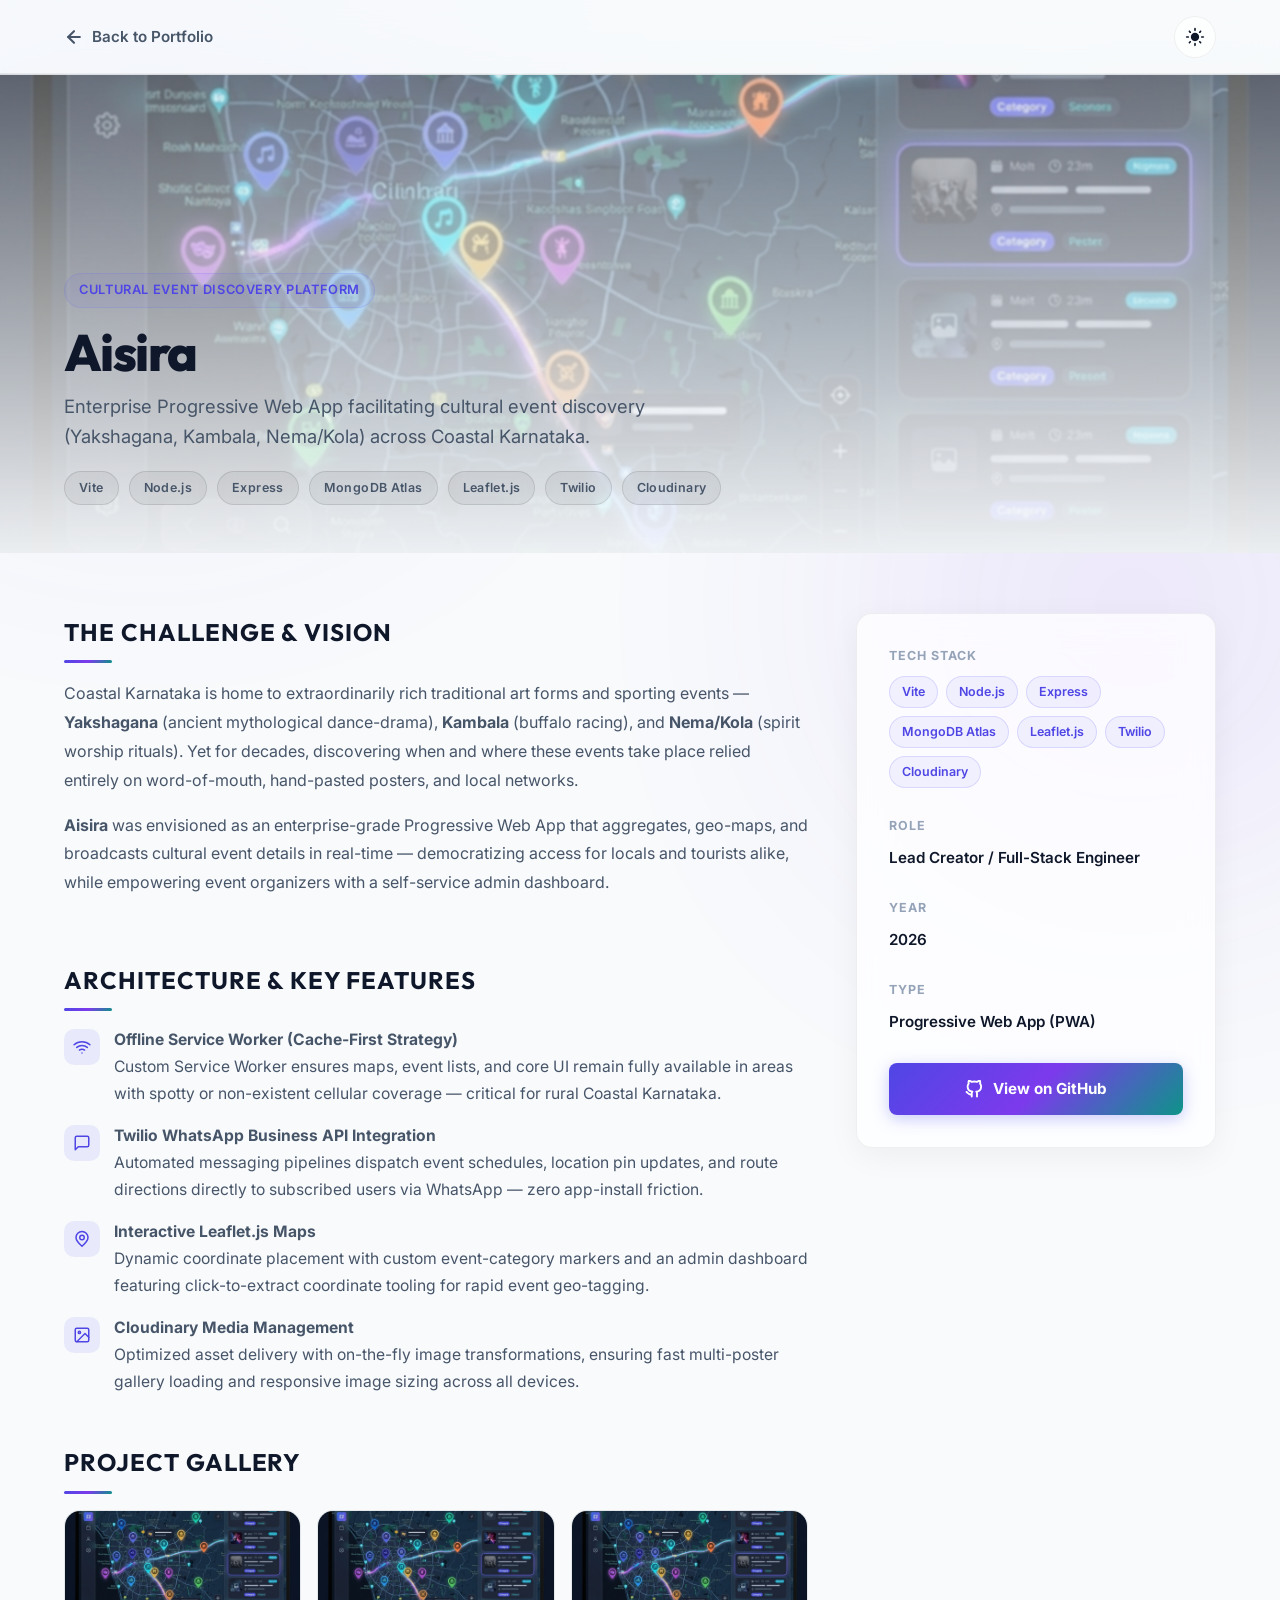
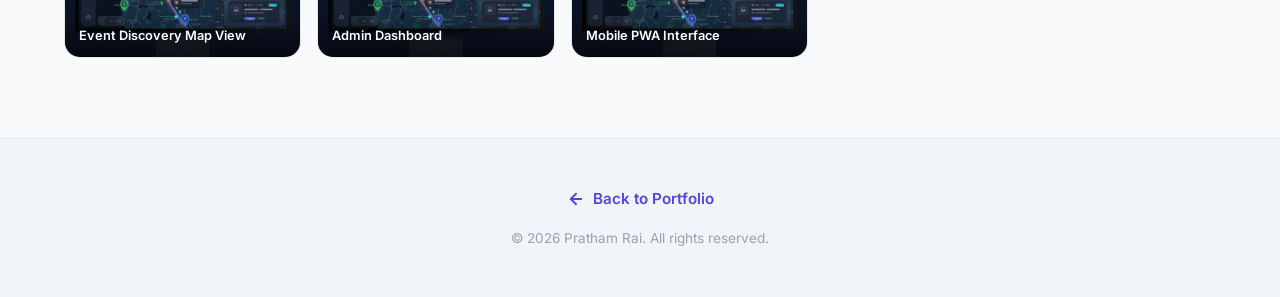
<file: pages/aisira.html>
<!DOCTYPE html>
<html lang="en">
<head>
  <meta charset="UTF-8">
  <meta name="viewport" content="width=device-width, initial-scale=1.0">

  <!-- Primary Meta Tags -->
  <title>Aisira — Cultural Event Discovery PWA | Pratham Rai</title>
  <meta name="title" content="Aisira — Cultural Event Discovery PWA | Pratham Rai">
  <meta name="description" content="Enterprise Progressive Web App facilitating cultural event discovery (Yakshagana, Kambala, Nema/Kola) across Coastal Karnataka. Built with Vite, Node.js, Express, MongoDB Atlas, Leaflet.js, Twilio, and Cloudinary.">
  <meta name="keywords" content="Aisira, PWA, Cultural Events, Yakshagana, Kambala, Leaflet.js, Twilio, Cloudinary, Pratham Rai, Full-Stack Developer">
  <meta name="author" content="Pratham Rai">
  <meta name="robots" content="index, follow">

  <!-- Open Graph -->
  <meta property="og:type" content="article">
  <meta property="og:title" content="Aisira — Cultural Event Discovery PWA | Pratham Rai">
  <meta property="og:description" content="Enterprise PWA for discovering cultural events across Coastal Karnataka with offline support, interactive maps, and automated Twilio alerts.">
  <meta property="og:image" content="https://pratham-rai.github.io/Portfolio/assets/project_aisira.png">

  <!-- Twitter -->
  <meta property="twitter:card" content="summary_large_image">
  <meta property="twitter:title" content="Aisira — Cultural Event Discovery PWA | Pratham Rai">
  <meta property="twitter:description" content="Enterprise PWA for discovering cultural events across Coastal Karnataka with offline support, interactive maps, and automated Twilio alerts.">
  <meta property="twitter:image" content="https://pratham-rai.github.io/Portfolio/assets/project_aisira.png">

  <!-- Favicon -->
  <link rel="icon" href="data:image/svg+xml,<svg xmlns=%22http://www.w3.org/2000/svg%22 viewBox=%220 0 100 100%22><text y=%22.9em%22 font-size=%2290%22>👨‍💻</text></svg>">

  <!-- Shared Stylesheet -->
  <link rel="stylesheet" href="../style.css">

  <!-- Detail Page Styles -->
  <style>
    /* ===== TOP BAR ===== */
    .detail-topbar {
      position: fixed;
      top: 0;
      left: 0;
      width: 100%;
      z-index: 1000;
      padding: 16px 0;
      background: rgba(6, 9, 19, 0.72);
      backdrop-filter: blur(20px) saturate(180%);
      -webkit-backdrop-filter: blur(20px) saturate(180%);
      border-bottom: 1px solid var(--border-color);
      transition: background-color var(--transition-normal);
    }
    [data-theme="light"] .detail-topbar {
      background: rgba(248, 250, 252, 0.82);
    }
    .topbar-inner {
      max-width: var(--container-width);
      margin: 0 auto;
      padding: 0 24px;
      display: flex;
      justify-content: space-between;
      align-items: center;
    }
    .detail-back-btn {
      display: inline-flex;
      align-items: center;
      gap: 8px;
      font-weight: 600;
      font-size: 0.95rem;
      color: var(--text-secondary);
      transition: color var(--transition-fast), transform var(--transition-fast);
    }
    .detail-back-btn:hover {
      color: var(--accent-color);
      transform: translateX(-4px);
    }
    .detail-back-btn svg {
      transition: transform var(--transition-fast);
    }
    .detail-back-btn:hover svg {
      transform: translateX(-3px);
    }

    /* ===== HERO ===== */
    .detail-hero {
      position: relative;
      width: 100%;
      height: 480px;
      margin-top: 73px;
      overflow: hidden;
      display: flex;
      align-items: flex-end;
    }
    .detail-hero-bg {
      position: absolute;
      inset: 0;
      background-size: cover;
      background-position: center;
      filter: blur(1px);
      transform: scale(1.04);
      transition: transform 8s ease;
    }
    .detail-hero:hover .detail-hero-bg {
      transform: scale(1.08);
    }
    .detail-hero-overlay {
      position: absolute;
      inset: 0;
      background: linear-gradient(180deg, rgba(6,9,19,0.45) 0%, rgba(6,9,19,0.92) 100%);
      z-index: 1;
    }
    [data-theme="light"] .detail-hero-overlay {
      background: linear-gradient(180deg, rgba(248,250,252,0.35) 0%, rgba(248,250,252,0.95) 100%);
    }
    .detail-hero-content {
      position: relative;
      z-index: 2;
      max-width: var(--container-width);
      margin: 0 auto;
      padding: 0 24px 48px;
      width: 100%;
    }
    .detail-hero-content .badge {
      margin-bottom: 16px;
    }
    .detail-hero-title {
      font-size: 3.2rem;
      font-weight: 800;
      letter-spacing: -0.03em;
      margin-bottom: 12px;
      line-height: 1.1;
    }
    .detail-hero-subtitle {
      font-size: 1.15rem;
      color: var(--text-secondary);
      max-width: 640px;
    }
    .hero-badges {
      display: flex;
      gap: 10px;
      flex-wrap: wrap;
      margin-top: 20px;
    }
    .hero-tech-badge {
      display: inline-flex;
      align-items: center;
      gap: 5px;
      background: rgba(255, 255, 255, 0.07);
      border: 1px solid rgba(255, 255, 255, 0.12);
      color: #e2e8f0;
      padding: 6px 14px;
      border-radius: 50px;
      font-size: 0.78rem;
      font-weight: 600;
      letter-spacing: 0.03em;
      backdrop-filter: blur(8px);
    }
    [data-theme="light"] .hero-tech-badge {
      background: rgba(0, 0, 0, 0.05);
      border-color: rgba(0, 0, 0, 0.1);
      color: var(--text-secondary);
    }

    /* ===== CONTENT LAYOUT ===== */
    .detail-content {
      max-width: var(--container-width);
      margin: 0 auto;
      padding: 60px 24px 80px;
      display: grid;
      grid-template-columns: 1fr 360px;
      gap: 48px;
      align-items: start;
    }
    .detail-main {
      display: flex;
      flex-direction: column;
      gap: 48px;
    }

    /* Section blocks */
    .content-section h2 {
      font-size: 1.5rem;
      font-weight: 700;
      margin-bottom: 16px;
      text-transform: uppercase;
      letter-spacing: 0.04em;
      position: relative;
      padding-bottom: 12px;
    }
    .content-section h2::after {
      content: '';
      position: absolute;
      bottom: 0;
      left: 0;
      width: 48px;
      height: 3px;
      background: var(--accent-gradient);
      border-radius: 3px;
    }
    .content-section p {
      color: var(--text-secondary);
      font-size: 1rem;
      line-height: 1.8;
      margin-bottom: 16px;
    }
    .feature-list {
      list-style: none;
      padding: 0;
      display: flex;
      flex-direction: column;
      gap: 16px;
    }
    .feature-list li {
      display: flex;
      gap: 14px;
      align-items: flex-start;
      color: var(--text-secondary);
      font-size: 0.98rem;
      line-height: 1.7;
    }
    .feature-icon {
      flex-shrink: 0;
      width: 36px;
      height: 36px;
      border-radius: 10px;
      background: rgba(99, 102, 241, 0.1);
      display: flex;
      align-items: center;
      justify-content: center;
      color: var(--accent-color);
      margin-top: 2px;
    }

    /* ===== GALLERY ===== */
    .detail-gallery {
      display: grid;
      grid-template-columns: repeat(3, 1fr);
      gap: 16px;
    }
    .gallery-item {
      position: relative;
      border-radius: var(--radius-md);
      overflow: hidden;
      aspect-ratio: 16 / 10;
      background: var(--bg-secondary);
      border: 1px solid var(--border-color);
    }
    .gallery-item img {
      width: 100%;
      height: 100%;
      object-fit: cover;
      transition: transform var(--transition-slow);
    }
    .gallery-item:hover img {
      transform: scale(1.06);
    }
    .gallery-caption {
      position: absolute;
      bottom: 0;
      left: 0;
      right: 0;
      padding: 10px 14px;
      background: linear-gradient(transparent, rgba(6,9,19,0.85));
      font-size: 0.8rem;
      font-weight: 600;
      color: #e2e8f0;
    }
    [data-theme="light"] .gallery-caption {
      background: linear-gradient(transparent, rgba(0,0,0,0.6));
      color: #fff;
    }

    /* ===== SIDEBAR ===== */
    .detail-sidebar {
      position: sticky;
      top: 100px;
    }
    .sidebar-card {
      padding: 32px;
      display: flex;
      flex-direction: column;
      gap: 28px;
    }
    .sidebar-section-title {
      font-size: 0.78rem;
      text-transform: uppercase;
      letter-spacing: 0.08em;
      color: var(--text-muted);
      font-weight: 700;
      margin-bottom: 10px;
    }
    .sidebar-value {
      font-size: 0.95rem;
      font-weight: 600;
      color: var(--text-primary);
      line-height: 1.6;
    }
    .sidebar-tech-tags {
      display: flex;
      flex-wrap: wrap;
      gap: 8px;
    }
    .sidebar-tech-tag {
      font-size: 0.78rem;
      font-weight: 600;
      background: rgba(99, 102, 241, 0.08);
      border: 1px solid rgba(99, 102, 241, 0.18);
      color: var(--accent-color);
      padding: 5px 12px;
      border-radius: 50px;
    }
    .sidebar-github-btn {
      display: inline-flex;
      align-items: center;
      justify-content: center;
      gap: 10px;
      width: 100%;
      padding: 14px 24px;
      background: var(--accent-gradient);
      color: #fff;
      border: none;
      border-radius: var(--radius-sm);
      font-weight: 700;
      font-size: 0.95rem;
      cursor: pointer;
      box-shadow: 0 4px 16px rgba(99, 102, 241, 0.35);
      transition: transform var(--transition-fast), box-shadow var(--transition-fast);
    }
    .sidebar-github-btn:hover {
      transform: translateY(-2px);
      box-shadow: 0 6px 24px rgba(99, 102, 241, 0.55);
    }

    /* ===== FOOTER ===== */
    .detail-footer {
      padding: 48px 0;
      border-top: 1px solid var(--border-color);
      text-align: center;
      background: var(--bg-secondary);
    }
    .detail-footer a {
      color: var(--accent-color);
      font-weight: 600;
      transition: color var(--transition-fast);
    }
    .detail-footer a:hover {
      color: var(--accent-secondary);
    }
    .detail-footer .footer-copy {
      color: var(--text-muted);
      font-size: 0.85rem;
      margin-top: 12px;
    }

    /* ===== DECORATIVE GLOW ===== */
    .page-glow {
      position: fixed;
      width: 500px;
      height: 500px;
      border-radius: 50%;
      filter: blur(140px);
      z-index: -1;
      opacity: 0.12;
      pointer-events: none;
    }
    .page-glow-1 { top: -8%; left: -8%; background: var(--accent-color); }
    .page-glow-2 { bottom: 5%; right: -8%; background: var(--accent-secondary); }

    /* ===== RESPONSIVE ===== */
    @media (max-width: 1024px) {
      .detail-content {
        grid-template-columns: 1fr;
        gap: 40px;
      }
      .detail-sidebar {
        position: static;
      }
      .detail-hero-title {
        font-size: 2.6rem;
      }
    }
    @media (max-width: 768px) {
      .detail-hero {
        height: 380px;
      }
      .detail-hero-title {
        font-size: 2rem;
      }
      .detail-gallery {
        grid-template-columns: 1fr;
      }
      .detail-content {
        padding: 40px 20px 60px;
      }
    }
  </style>
</head>
<body data-theme="dark">

  <!-- Decorative Glows -->
  <div class="page-glow page-glow-1"></div>
  <div class="page-glow page-glow-2"></div>

  <!-- Top Bar -->
  <div class="detail-topbar">
    <div class="topbar-inner">
      <a href="../index.html" class="detail-back-btn">
        <svg width="20" height="20" viewBox="0 0 24 24" fill="none" stroke="currentColor" stroke-width="2.5" stroke-linecap="round" stroke-linejoin="round"><line x1="19" y1="12" x2="5" y2="12"></line><polyline points="12 19 5 12 12 5"></polyline></svg>
        Back to Portfolio
      </a>
      <button class="theme-toggle-btn" id="theme-toggle" aria-label="Toggle Theme">
        <svg class="sun" viewBox="0 0 24 24"><path d="M12 7c-2.76 0-5 2.24-5 5s2.24 5 5 5 5-2.24 5-5-2.24-5-5-5zM2 13h2c.55 0 1-.45 1-1s-.45-1-1-1H2c-.55 0-1 .45-1 1s.45 1 1 1zm18 0h2c.55 0 1-.45 1-1s-.45-1-1-1h-2c-.55 0-1 .45-1 1s.45 1 1 1zM11 2v2c0 .55.45 1 1 1s1-.45 1-1V2c0-.55-.45-1-1-1s-1 .45-1 1zm0 18v2c0 .55.45 1 1 1s1-.45 1-1v-2c0-.55-.45-1-1-1s-1 .45-1 1zM5.99 4.58c-.39-.39-1.03-.39-1.41 0s-.39 1.03 0 1.41l1.06 1.06c.39.39 1.03.39 1.41 0s.39-1.03 0-1.41L5.99 4.58zm12.37 12.37c-.39-.39-1.03-.39-1.41 0s-.39 1.03 0 1.41l1.06 1.06c.39.39 1.03.39 1.41 0s.39-1.03 0-1.41l-1.06-1.06zm1.06-10.96c.39-.39.39-1.03 0-1.41s-1.03-.39-1.41 0l-1.06 1.06c-.39.39-.39 1.03 0 1.41s1.03.39 1.41 0l1.06-1.06zM7.05 18.36c.39-.39.39-1.03 0-1.41s-1.03-.39-1.41 0l-1.06 1.06c-.39.39-.39 1.03 0 1.41s1.03.39 1.41 0l1.06-1.06z"/></svg>
        <svg class="moon" viewBox="0 0 24 24"><path d="M12.3 22c5.3 0 9.7-4.4 9.7-9.7 0-1.7-.5-3.4-1.3-4.8-.4-.7-1.3-.8-1.8-.2-.3.3-.4.7-.4 1.1.2 2.2-.4 4.4-1.9 6-1.5 1.6-3.7 2.4-6 2.2-1.7-.2-3.3-1-4.4-2.3-.4-.5-1.2-.4-1.6.2-.8 1.4-1.3 3.1-1.3 4.8 0 5.3 4.4 9.7 9.7 9.7z"/></svg>
      </button>
    </div>
  </div>

  <!-- Hero Section -->
  <section class="detail-hero">
    <div class="detail-hero-bg" style="background-image: url('../assets/project_aisira.png');"></div>
    <div class="detail-hero-overlay"></div>
    <div class="detail-hero-content">
      <span class="badge">Cultural Event Discovery Platform</span>
      <h1 class="detail-hero-title">Aisira</h1>
      <p class="detail-hero-subtitle">Enterprise Progressive Web App facilitating cultural event discovery (Yakshagana, Kambala, Nema/Kola) across Coastal Karnataka.</p>
      <div class="hero-badges">
        <span class="hero-tech-badge">Vite</span>
        <span class="hero-tech-badge">Node.js</span>
        <span class="hero-tech-badge">Express</span>
        <span class="hero-tech-badge">MongoDB Atlas</span>
        <span class="hero-tech-badge">Leaflet.js</span>
        <span class="hero-tech-badge">Twilio</span>
        <span class="hero-tech-badge">Cloudinary</span>
      </div>
    </div>
  </section>

  <!-- Content -->
  <div class="detail-content">
    <!-- Main Column -->
    <div class="detail-main">

      <!-- Challenge / Vision -->
      <div class="content-section">
        <h2>The Challenge &amp; Vision</h2>
        <p>
          Coastal Karnataka is home to extraordinarily rich traditional art forms and sporting events — <strong>Yakshagana</strong> (ancient mythological dance-drama), <strong>Kambala</strong> (buffalo racing), and <strong>Nema/Kola</strong> (spirit worship rituals). Yet for decades, discovering when and where these events take place relied entirely on word-of-mouth, hand-pasted posters, and local networks.
        </p>
        <p>
          <strong>Aisira</strong> was envisioned as an enterprise-grade Progressive Web App that aggregates, geo-maps, and broadcasts cultural event details in real-time — democratizing access for locals and tourists alike, while empowering event organizers with a self-service admin dashboard.
        </p>
      </div>

      <!-- Architecture / Features -->
      <div class="content-section">
        <h2>Architecture &amp; Key Features</h2>
        <ul class="feature-list">
          <li>
            <div class="feature-icon">
              <svg width="18" height="18" viewBox="0 0 24 24" fill="none" stroke="currentColor" stroke-width="2" stroke-linecap="round" stroke-linejoin="round"><path d="M5 12.55a11 11 0 0 1 14.08 0"/><path d="M1.42 9a16 16 0 0 1 21.16 0"/><path d="M8.53 16.11a6 6 0 0 1 6.95 0"/><line x1="12" y1="20" x2="12.01" y2="20"/></svg>
            </div>
            <div>
              <strong>Offline Service Worker (Cache-First Strategy)</strong><br>
              Custom Service Worker ensures maps, event lists, and core UI remain fully available in areas with spotty or non-existent cellular coverage — critical for rural Coastal Karnataka.
            </div>
          </li>
          <li>
            <div class="feature-icon">
              <svg width="18" height="18" viewBox="0 0 24 24" fill="none" stroke="currentColor" stroke-width="2" stroke-linecap="round" stroke-linejoin="round"><path d="M21 15a2 2 0 0 1-2 2H7l-4 4V5a2 2 0 0 1 2-2h14a2 2 0 0 1 2 2z"/></svg>
            </div>
            <div>
              <strong>Twilio WhatsApp Business API Integration</strong><br>
              Automated messaging pipelines dispatch event schedules, location pin updates, and route directions directly to subscribed users via WhatsApp — zero app-install friction.
            </div>
          </li>
          <li>
            <div class="feature-icon">
              <svg width="18" height="18" viewBox="0 0 24 24" fill="none" stroke="currentColor" stroke-width="2" stroke-linecap="round" stroke-linejoin="round"><circle cx="12" cy="10" r="3"/><path d="M12 21.7C17.3 17 20 13 20 10a8 8 0 0 0-16 0c0 3 2.7 7 8 11.7z"/></svg>
            </div>
            <div>
              <strong>Interactive Leaflet.js Maps</strong><br>
              Dynamic coordinate placement with custom event-category markers and an admin dashboard featuring click-to-extract coordinate tooling for rapid event geo-tagging.
            </div>
          </li>
          <li>
            <div class="feature-icon">
              <svg width="18" height="18" viewBox="0 0 24 24" fill="none" stroke="currentColor" stroke-width="2" stroke-linecap="round" stroke-linejoin="round"><rect x="3" y="3" width="18" height="18" rx="2" ry="2"/><circle cx="8.5" cy="8.5" r="1.5"/><polyline points="21 15 16 10 5 21"/></svg>
            </div>
            <div>
              <strong>Cloudinary Media Management</strong><br>
              Optimized asset delivery with on-the-fly image transformations, ensuring fast multi-poster gallery loading and responsive image sizing across all devices.
            </div>
          </li>
        </ul>
      </div>

      <!-- Gallery -->
      <div class="content-section">
        <h2>Project Gallery</h2>
        <div class="detail-gallery">
          <div class="gallery-item">
            <img src="../assets/project_aisira.png" alt="Aisira Screenshot 1" loading="lazy">
            <div class="gallery-caption">Event Discovery Map View</div>
          </div>
          <div class="gallery-item">
            <img src="../assets/project_aisira.png" alt="Aisira Screenshot 2" loading="lazy">
            <div class="gallery-caption">Admin Dashboard</div>
          </div>
          <div class="gallery-item">
            <img src="../assets/project_aisira.png" alt="Aisira Screenshot 3" loading="lazy">
            <div class="gallery-caption">Mobile PWA Interface</div>
          </div>
        </div>
      </div>
    </div>

    <!-- Sidebar -->
    <aside class="detail-sidebar">
      <div class="glass-card sidebar-card">
        <div>
          <div class="sidebar-section-title">Tech Stack</div>
          <div class="sidebar-tech-tags">
            <span class="sidebar-tech-tag">Vite</span>
            <span class="sidebar-tech-tag">Node.js</span>
            <span class="sidebar-tech-tag">Express</span>
            <span class="sidebar-tech-tag">MongoDB Atlas</span>
            <span class="sidebar-tech-tag">Leaflet.js</span>
            <span class="sidebar-tech-tag">Twilio</span>
            <span class="sidebar-tech-tag">Cloudinary</span>
          </div>
        </div>
        <div>
          <div class="sidebar-section-title">Role</div>
          <div class="sidebar-value">Lead Creator / Full-Stack Engineer</div>
        </div>
        <div>
          <div class="sidebar-section-title">Year</div>
          <div class="sidebar-value">2026</div>
        </div>
        <div>
          <div class="sidebar-section-title">Type</div>
          <div class="sidebar-value">Progressive Web App (PWA)</div>
        </div>
        <a href="https://github.com/pratham-rai/aisira.git" target="_blank" class="sidebar-github-btn">
          <svg width="18" height="18" viewBox="0 0 24 24" fill="none" stroke="currentColor" stroke-width="2.5" stroke-linecap="round" stroke-linejoin="round"><path d="M9 19c-5 1.5-5-2.5-7-3m14 6v-3.87a3.37 3.37 0 0 0-.94-2.61c3.14-.35 6.44-1.54 6.44-7A5.44 5.44 0 0 0 20 4.77 5.07 5.07 0 0 0 19.91 1S18.73.65 16 2.48a13.38 13.38 0 0 0-7 0C6.27.65 5.09 1 5.09 1A5.07 5.07 0 0 0 5 4.77a5.44 5.44 0 0 0-1.5 3.78c0 5.42 3.3 6.61 6.44 7A3.37 3.37 0 0 0 9 18.13V22"/></svg>
          View on GitHub
        </a>
      </div>
    </aside>
  </div>

  <!-- Footer -->
  <footer class="detail-footer">
    <a href="../index.html" class="detail-back-btn" style="justify-content: center;">
      <svg width="18" height="18" viewBox="0 0 24 24" fill="none" stroke="currentColor" stroke-width="2.5" stroke-linecap="round" stroke-linejoin="round"><line x1="19" y1="12" x2="5" y2="12"></line><polyline points="12 19 5 12 12 5"></polyline></svg>
      Back to Portfolio
    </a>
    <p class="footer-copy">© 2026 Pratham Rai. All rights reserved.</p>
  </footer>

  <!-- Theme Toggle Script -->
  <script>
    (function() {
      const toggle = document.getElementById('theme-toggle') || document.getElementById('themeToggle');
      const setTheme = (theme) => {
        document.documentElement.setAttribute('data-theme', theme);
        document.body.setAttribute('data-theme', theme);
        localStorage.setItem('pratham-theme', theme);
      };
      
      const saved = localStorage.getItem('pratham-theme') || 'dark';
      setTheme(saved);

      if (toggle) {
        toggle.addEventListener('click', () => {
          const current = document.documentElement.getAttribute('data-theme') || 'dark';
          const next = current === 'dark' ? 'light' : 'dark';
          setTheme(next);
        });
      }
    })();
  </script>
</body>
</html>
</file>
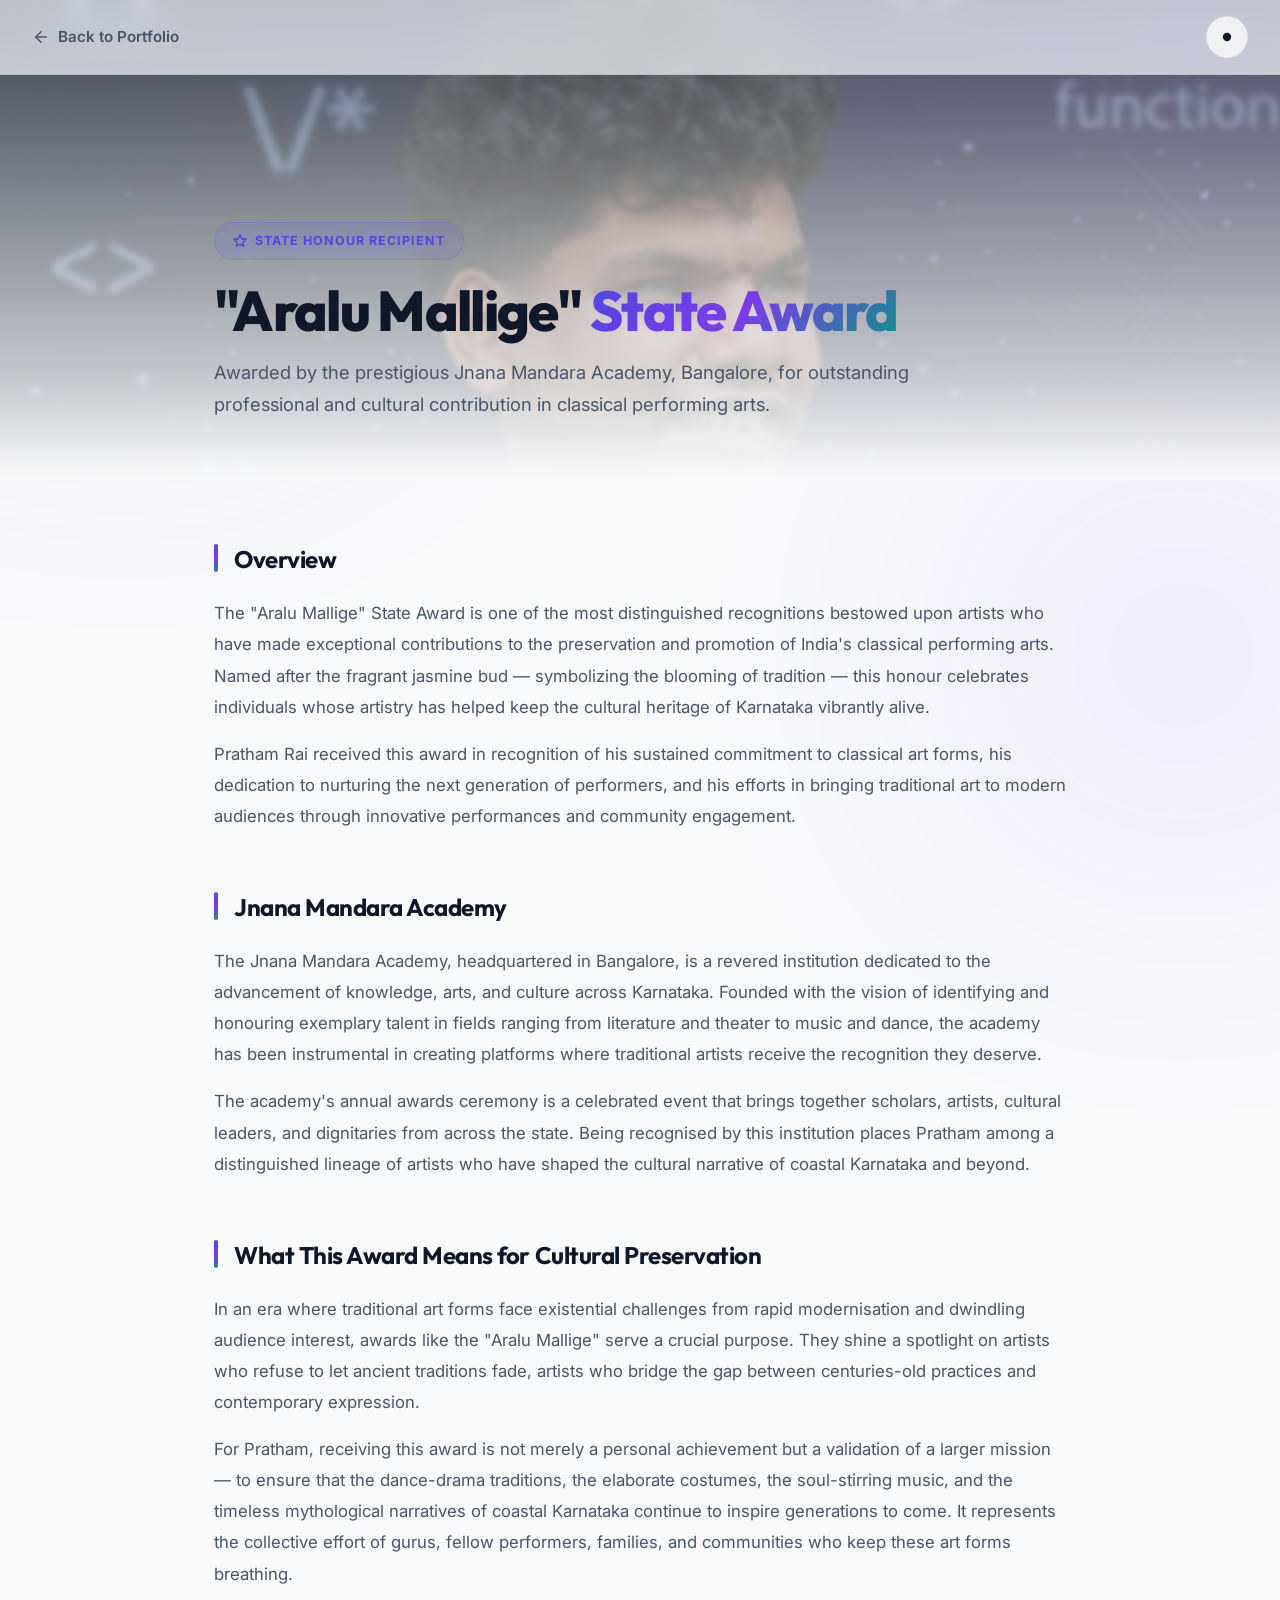
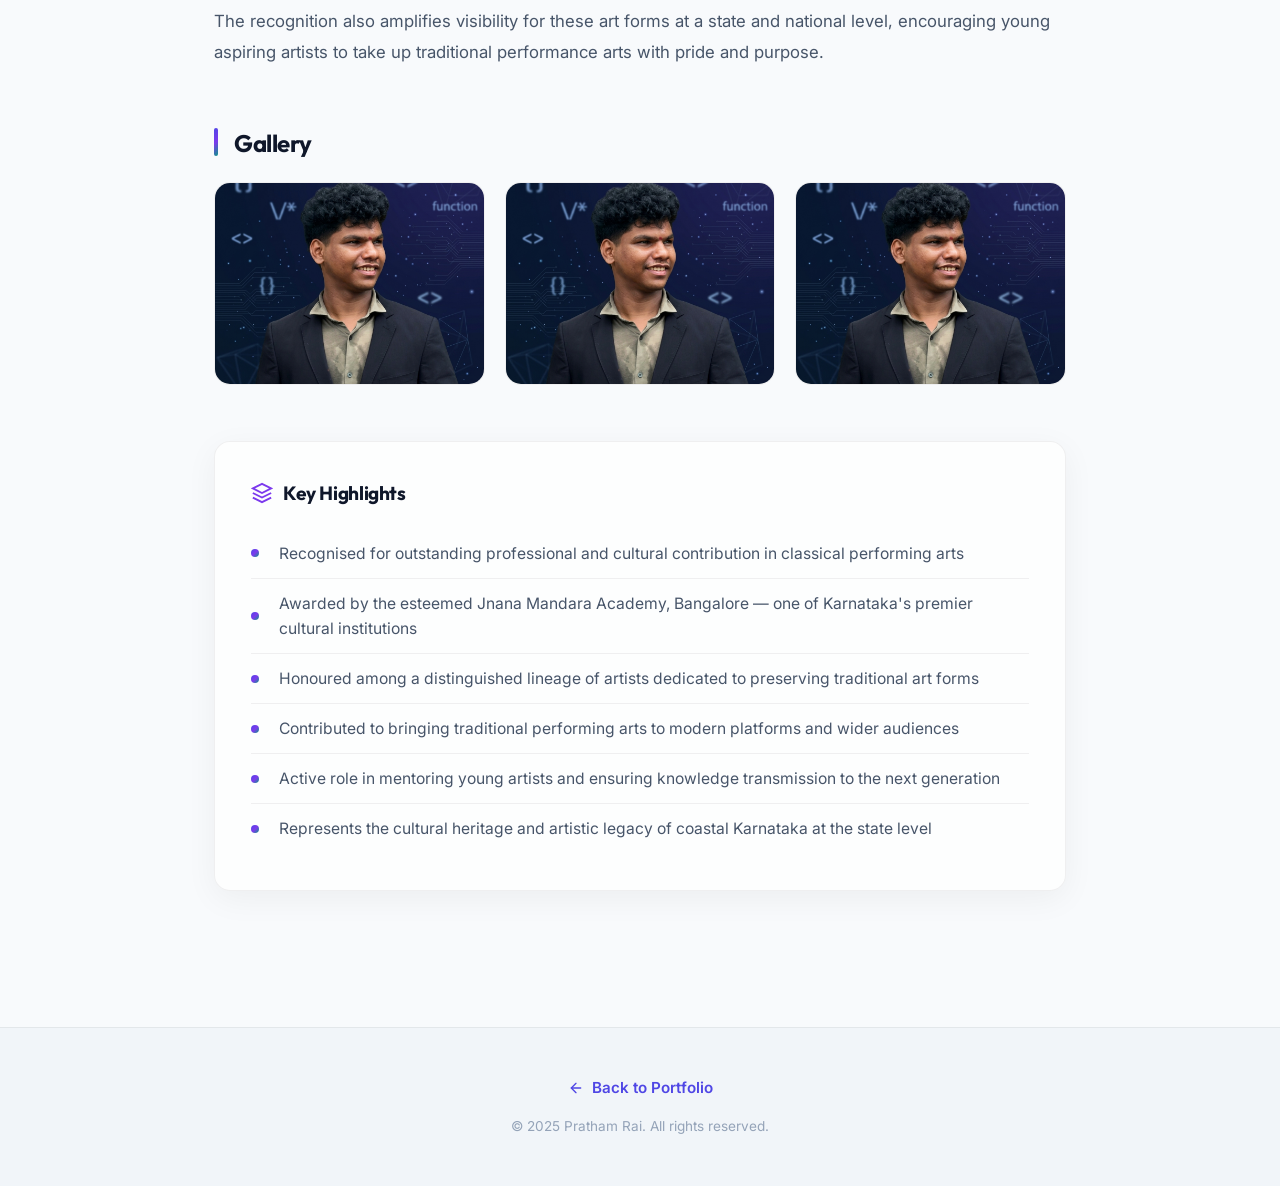
<file: pages/award.html>
<!DOCTYPE html>
<html lang="en">
<head>
  <meta charset="UTF-8">
  <meta name="viewport" content="width=device-width, initial-scale=1.0">
  <meta name="description" content="Pratham Rai — 'Aralu Mallige' State Award recipient from Jnana Mandara Academy, Bangalore, for outstanding contribution in classical performing arts.">
  <meta name="keywords" content="Pratham Rai, Aralu Mallige, State Award, Jnana Mandara Academy, Classical Arts, Karnataka">
  <meta name="author" content="Pratham Rai">
  <meta property="og:title" content="Aralu Mallige State Award — Pratham Rai">
  <meta property="og:description" content="Awarded by the prestigious Jnana Mandara Academy, Bangalore, for outstanding professional and cultural contribution in classical performing arts.">
  <meta property="og:type" content="website">
  <title>Aralu Mallige State Award — Pratham Rai</title>
  <link rel="stylesheet" href="../style.css">
  <style>
    /* ===== Detail Page Styles ===== */

    /* Ambient Background Glows */
    .detail-glow-1,
    .detail-glow-2 {
      position: fixed;
      border-radius: 50%;
      filter: blur(140px);
      z-index: -1;
      opacity: 0.12;
      pointer-events: none;
    }
    .detail-glow-1 {
      width: 500px; height: 500px;
      top: -15%; left: -10%;
      background: var(--accent-color);
    }
    .detail-glow-2 {
      width: 400px; height: 400px;
      bottom: 5%; right: -8%;
      background: var(--accent-secondary);
    }

    /* Top Bar */
    .detail-topbar {
      position: fixed;
      top: 0; left: 0;
      width: 100%;
      z-index: 1000;
      padding: 16px 32px;
      display: flex;
      justify-content: space-between;
      align-items: center;
      background: rgba(6, 9, 19, 0.6);
      backdrop-filter: blur(20px) saturate(180%);
      -webkit-backdrop-filter: blur(20px) saturate(180%);
      border-bottom: 1px solid var(--border-color);
      transition: background-color var(--transition-normal);
    }
    [data-theme="light"] .detail-topbar {
      background: rgba(248, 250, 252, 0.7);
    }
    .detail-back-btn {
      display: inline-flex;
      align-items: center;
      gap: 8px;
      font-weight: 600;
      font-size: 0.95rem;
      color: var(--text-secondary);
      transition: color var(--transition-fast), transform var(--transition-fast);
    }
    .detail-back-btn:hover {
      color: var(--accent-color);
      transform: translateX(-4px);
    }
    .detail-back-btn svg {
      width: 18px; height: 18px;
      stroke: currentColor;
      fill: none;
      stroke-width: 2;
      stroke-linecap: round;
      stroke-linejoin: round;
    }

    /* Hero Section */
    .detail-hero {
      position: relative;
      width: 100%;
      min-height: 480px;
      display: flex;
      align-items: flex-end;
      overflow: hidden;
      margin-top: 0;
    }
    .detail-hero-bg {
      position: absolute;
      inset: 0;
      background-image: url('../assets/hero_portrait.png');
      background-size: cover;
      background-position: center 20%;
      filter: blur(2px) brightness(0.55);
      transform: scale(1.05);
      transition: filter var(--transition-normal);
    }
    [data-theme="light"] .detail-hero-bg {
      filter: blur(2px) brightness(0.65);
    }
    .detail-hero-overlay {
      position: absolute;
      inset: 0;
      background: linear-gradient(
        180deg,
        rgba(6, 9, 19, 0.3) 0%,
        rgba(6, 9, 19, 0.85) 80%,
        var(--bg-primary) 100%
      );
      transition: background var(--transition-normal);
    }
    [data-theme="light"] .detail-hero-overlay {
      background: linear-gradient(
        180deg,
        rgba(248, 250, 252, 0.2) 0%,
        rgba(248, 250, 252, 0.8) 80%,
        var(--bg-primary) 100%
      );
    }
    .detail-hero-content {
      position: relative;
      z-index: 2;
      max-width: 900px;
      margin: 0 auto;
      padding: 120px 24px 60px;
      width: 100%;
    }
    .detail-hero-badge {
      display: inline-flex;
      align-items: center;
      gap: 8px;
      background: rgba(99, 102, 241, 0.12);
      border: 1px solid rgba(99, 102, 241, 0.25);
      color: var(--accent-color);
      padding: 8px 18px;
      border-radius: 50px;
      font-size: 0.78rem;
      font-weight: 700;
      text-transform: uppercase;
      letter-spacing: 0.08em;
      margin-bottom: 20px;
      backdrop-filter: blur(8px);
    }
    .detail-hero-badge svg {
      width: 14px; height: 14px;
      stroke: currentColor;
      fill: none;
      stroke-width: 2.5;
    }
    .detail-hero-title {
      font-size: 3.5rem;
      font-weight: 800;
      line-height: 1.1;
      margin-bottom: 16px;
      letter-spacing: -0.03em;
    }
    .detail-hero-subtitle {
      font-size: 1.15rem;
      color: var(--text-secondary);
      max-width: 700px;
      line-height: 1.7;
    }

    /* Content Area */
    .detail-content {
      max-width: 900px;
      margin: 0 auto;
      padding: 60px 24px 80px;
    }
    .detail-section {
      margin-bottom: 56px;
    }
    .detail-section-title {
      font-size: 1.5rem;
      font-weight: 700;
      margin-bottom: 20px;
      position: relative;
      padding-left: 20px;
    }
    .detail-section-title::before {
      content: '';
      position: absolute;
      left: 0;
      top: 4px;
      width: 4px;
      height: 28px;
      background: var(--accent-gradient);
      border-radius: 4px;
    }
    .detail-text {
      color: var(--text-secondary);
      font-size: 1.05rem;
      line-height: 1.85;
      margin-bottom: 16px;
    }

    /* Gallery Grid */
    .detail-gallery {
      display: grid;
      grid-template-columns: repeat(3, 1fr);
      gap: 20px;
      margin-top: 12px;
    }
    .detail-gallery-item {
      position: relative;
      border-radius: var(--radius-md);
      overflow: hidden;
      aspect-ratio: 4 / 3;
      border: 1px solid var(--border-color);
      background: var(--bg-card);
    }
    .detail-gallery-item img {
      width: 100%;
      height: 100%;
      object-fit: cover;
      transition: transform var(--transition-slow);
    }
    .detail-gallery-item:hover img {
      transform: scale(1.08);
    }
    .detail-gallery-caption {
      position: absolute;
      bottom: 0; left: 0; right: 0;
      padding: 12px 16px;
      background: linear-gradient(transparent, rgba(0,0,0,0.7));
      font-size: 0.82rem;
      font-weight: 600;
      color: #fff;
      opacity: 0;
      transform: translateY(8px);
      transition: opacity var(--transition-fast), transform var(--transition-fast);
    }
    .detail-gallery-item:hover .detail-gallery-caption {
      opacity: 1;
      transform: translateY(0);
    }

    /* Highlights Card */
    .detail-highlights {
      padding: 36px;
    }
    .detail-highlights-title {
      font-size: 1.2rem;
      font-weight: 700;
      margin-bottom: 20px;
      display: flex;
      align-items: center;
      gap: 10px;
    }
    .detail-highlights-title svg {
      width: 22px; height: 22px;
      stroke: var(--accent-secondary);
      fill: none;
      stroke-width: 2;
    }
    .detail-highlights ul {
      list-style: none;
      padding: 0;
    }
    .detail-highlights li {
      position: relative;
      padding: 12px 0 12px 28px;
      color: var(--text-secondary);
      font-size: 0.98rem;
      border-bottom: 1px solid var(--border-color);
    }
    .detail-highlights li:last-child {
      border-bottom: none;
    }
    .detail-highlights li::before {
      content: '';
      position: absolute;
      left: 0; top: 50%;
      transform: translateY(-50%);
      width: 8px; height: 8px;
      border-radius: 50%;
      background: var(--accent-gradient);
    }

    /* Footer */
    .detail-footer {
      padding: 48px 24px;
      border-top: 1px solid var(--border-color);
      text-align: center;
      background: var(--bg-secondary);
    }
    .detail-footer-back {
      display: inline-flex;
      align-items: center;
      gap: 8px;
      font-weight: 600;
      font-size: 0.95rem;
      color: var(--accent-color);
      margin-bottom: 16px;
      transition: transform var(--transition-fast);
    }
    .detail-footer-back:hover {
      transform: translateX(-4px);
    }
    .detail-footer-back svg {
      width: 16px; height: 16px;
      stroke: currentColor;
      fill: none;
      stroke-width: 2;
      stroke-linecap: round;
      stroke-linejoin: round;
    }
    .detail-footer-copy {
      font-size: 0.85rem;
      color: var(--text-muted);
    }

    /* Responsive */
    @media (max-width: 768px) {
      .detail-hero-title { font-size: 2.4rem; }
      .detail-hero { min-height: 380px; }
      .detail-gallery { grid-template-columns: 1fr; }
      .detail-topbar { padding: 14px 20px; }
      .detail-highlights { padding: 24px; }
    }
    @media (max-width: 480px) {
      .detail-hero-title { font-size: 2rem; }
      .detail-hero-content { padding: 100px 16px 40px; }
      .detail-content { padding: 40px 16px 60px; }
    }

    /* Page load animation */
    .detail-hero-content > * {
      opacity: 0;
      transform: translateY(24px);
      animation: fadeSlideUp 0.7s ease forwards;
    }
    .detail-hero-content > *:nth-child(1) { animation-delay: 0.15s; }
    .detail-hero-content > *:nth-child(2) { animation-delay: 0.3s; }
    .detail-hero-content > *:nth-child(3) { animation-delay: 0.45s; }
    @keyframes fadeSlideUp {
      to { opacity: 1; transform: translateY(0); }
    }

    .detail-section {
      opacity: 0;
      transform: translateY(30px);
      animation: fadeSlideUp 0.7s ease forwards;
    }
    .detail-section:nth-of-type(1) { animation-delay: 0.5s; }
    .detail-section:nth-of-type(2) { animation-delay: 0.6s; }
    .detail-section:nth-of-type(3) { animation-delay: 0.7s; }
    .detail-section:nth-of-type(4) { animation-delay: 0.8s; }
  </style>
</head>

<body data-theme="dark">

  <!-- Ambient Glows -->
  <div class="detail-glow-1"></div>
  <div class="detail-glow-2"></div>

  <!-- Top Bar -->
  <nav class="detail-topbar">
    <a href="../index.html" class="detail-back-btn">
      <svg viewBox="0 0 24 24"><line x1="19" y1="12" x2="5" y2="12"/><polyline points="12 19 5 12 12 5"/></svg>
      Back to Portfolio
    </a>
    <button class="theme-toggle-btn" id="themeToggle" aria-label="Toggle theme">
      <svg class="moon" viewBox="0 0 24 24" width="20" height="20"><path d="M21 12.79A9 9 0 1 1 11.21 3 7 7 0 0 0 21 12.79z"/></svg>
      <svg class="sun" viewBox="0 0 24 24" width="20" height="20"><circle cx="12" cy="12" r="5"/><line x1="12" y1="1" x2="12" y2="3"/><line x1="12" y1="21" x2="12" y2="23"/><line x1="4.22" y1="4.22" x2="5.64" y2="5.64"/><line x1="18.36" y1="18.36" x2="19.78" y2="19.78"/><line x1="1" y1="12" x2="3" y2="12"/><line x1="21" y1="12" x2="23" y2="12"/><line x1="4.22" y1="19.78" x2="5.64" y2="18.36"/><line x1="18.36" y1="5.64" x2="19.78" y2="4.22"/></svg>
    </button>
  </nav>

  <!-- Hero Section -->
  <section class="detail-hero">
    <div class="detail-hero-bg"></div>
    <div class="detail-hero-overlay"></div>
    <div class="detail-hero-content">
      <div class="detail-hero-badge">
        <svg viewBox="0 0 24 24"><polygon points="12 2 15.09 8.26 22 9.27 17 14.14 18.18 21.02 12 17.77 5.82 21.02 7 14.14 2 9.27 8.91 8.26 12 2"/></svg>
        STATE HONOUR RECIPIENT
      </div>
      <h1 class="detail-hero-title">"Aralu Mallige" <span class="text-gradient">State Award</span></h1>
      <p class="detail-hero-subtitle">Awarded by the prestigious Jnana Mandara Academy, Bangalore, for outstanding professional and cultural contribution in classical performing arts.</p>
    </div>
  </section>

  <!-- Content -->
  <main class="detail-content">

    <!-- Overview -->
    <section class="detail-section">
      <h2 class="detail-section-title">Overview</h2>
      <p class="detail-text">
        The "Aralu Mallige" State Award is one of the most distinguished recognitions bestowed upon artists who have made exceptional contributions to the preservation and promotion of India's classical performing arts. Named after the fragrant jasmine bud — symbolizing the blooming of tradition — this honour celebrates individuals whose artistry has helped keep the cultural heritage of Karnataka vibrantly alive.
      </p>
      <p class="detail-text">
        Pratham Rai received this award in recognition of his sustained commitment to classical art forms, his dedication to nurturing the next generation of performers, and his efforts in bringing traditional art to modern audiences through innovative performances and community engagement.
      </p>
    </section>

    <!-- About the Academy -->
    <section class="detail-section">
      <h2 class="detail-section-title">Jnana Mandara Academy</h2>
      <p class="detail-text">
        The Jnana Mandara Academy, headquartered in Bangalore, is a revered institution dedicated to the advancement of knowledge, arts, and culture across Karnataka. Founded with the vision of identifying and honouring exemplary talent in fields ranging from literature and theater to music and dance, the academy has been instrumental in creating platforms where traditional artists receive the recognition they deserve.
      </p>
      <p class="detail-text">
        The academy's annual awards ceremony is a celebrated event that brings together scholars, artists, cultural leaders, and dignitaries from across the state. Being recognised by this institution places Pratham among a distinguished lineage of artists who have shaped the cultural narrative of coastal Karnataka and beyond.
      </p>
    </section>

    <!-- Significance -->
    <section class="detail-section">
      <h2 class="detail-section-title">What This Award Means for Cultural Preservation</h2>
      <p class="detail-text">
        In an era where traditional art forms face existential challenges from rapid modernisation and dwindling audience interest, awards like the "Aralu Mallige" serve a crucial purpose. They shine a spotlight on artists who refuse to let ancient traditions fade, artists who bridge the gap between centuries-old practices and contemporary expression.
      </p>
      <p class="detail-text">
        For Pratham, receiving this award is not merely a personal achievement but a validation of a larger mission — to ensure that the dance-drama traditions, the elaborate costumes, the soul-stirring music, and the timeless mythological narratives of coastal Karnataka continue to inspire generations to come. It represents the collective effort of gurus, fellow performers, families, and communities who keep these art forms breathing.
      </p>
      <p class="detail-text">
        The recognition also amplifies visibility for these art forms at a state and national level, encouraging young aspiring artists to take up traditional performance arts with pride and purpose.
      </p>
    </section>

    <!-- Gallery -->
    <section class="detail-section">
      <h2 class="detail-section-title">Gallery</h2>
      <div class="detail-gallery">
        <div class="detail-gallery-item">
          <img src="../assets/hero_portrait.png" alt="Award ceremony moment" loading="lazy">
          <div class="detail-gallery-caption">Gallery Image 1</div>
        </div>
        <div class="detail-gallery-item">
          <img src="../assets/hero_portrait.png" alt="With Jnana Mandara Academy" loading="lazy">
          <div class="detail-gallery-caption">Gallery Image 2</div>
        </div>
        <div class="detail-gallery-item">
          <img src="../assets/hero_portrait.png" alt="Cultural celebration" loading="lazy">
          <div class="detail-gallery-caption">Gallery Image 3</div>
        </div>
      </div>
    </section>

    <!-- Highlights -->
    <section class="detail-section">
      <div class="detail-highlights glass-card">
        <h3 class="detail-highlights-title">
          <svg viewBox="0 0 24 24"><path d="M12 2L2 7l10 5 10-5-10-5z"/><path d="M2 17l10 5 10-5"/><path d="M2 12l10 5 10-5"/></svg>
          Key Highlights
        </h3>
        <ul>
          <li>Recognised for outstanding professional and cultural contribution in classical performing arts</li>
          <li>Awarded by the esteemed Jnana Mandara Academy, Bangalore — one of Karnataka's premier cultural institutions</li>
          <li>Honoured among a distinguished lineage of artists dedicated to preserving traditional art forms</li>
          <li>Contributed to bringing traditional performing arts to modern platforms and wider audiences</li>
          <li>Active role in mentoring young artists and ensuring knowledge transmission to the next generation</li>
          <li>Represents the cultural heritage and artistic legacy of coastal Karnataka at the state level</li>
        </ul>
      </div>
    </section>

  </main>

  <!-- Footer -->
  <footer class="detail-footer">
    <a href="../index.html" class="detail-footer-back">
      <svg viewBox="0 0 24 24"><line x1="19" y1="12" x2="5" y2="12"/><polyline points="12 19 5 12 12 5"/></svg>
      Back to Portfolio
    </a>
    <p class="detail-footer-copy">&copy; 2025 Pratham Rai. All rights reserved.</p>
  </footer>

  <!-- Theme Toggle Script -->
  <script>
    (function() {
      const toggle = document.getElementById('theme-toggle') || document.getElementById('themeToggle');
      const setTheme = (theme) => {
        document.documentElement.setAttribute('data-theme', theme);
        document.body.setAttribute('data-theme', theme);
        localStorage.setItem('pratham-theme', theme);
      };
      
      const saved = localStorage.getItem('pratham-theme') || 'dark';
      setTheme(saved);

      if (toggle) {
        toggle.addEventListener('click', () => {
          const current = document.documentElement.getAttribute('data-theme') || 'dark';
          const next = current === 'dark' ? 'light' : 'dark';
          setTheme(next);
        });
      }
    })();
  </script>

</body>
</html>
</file>
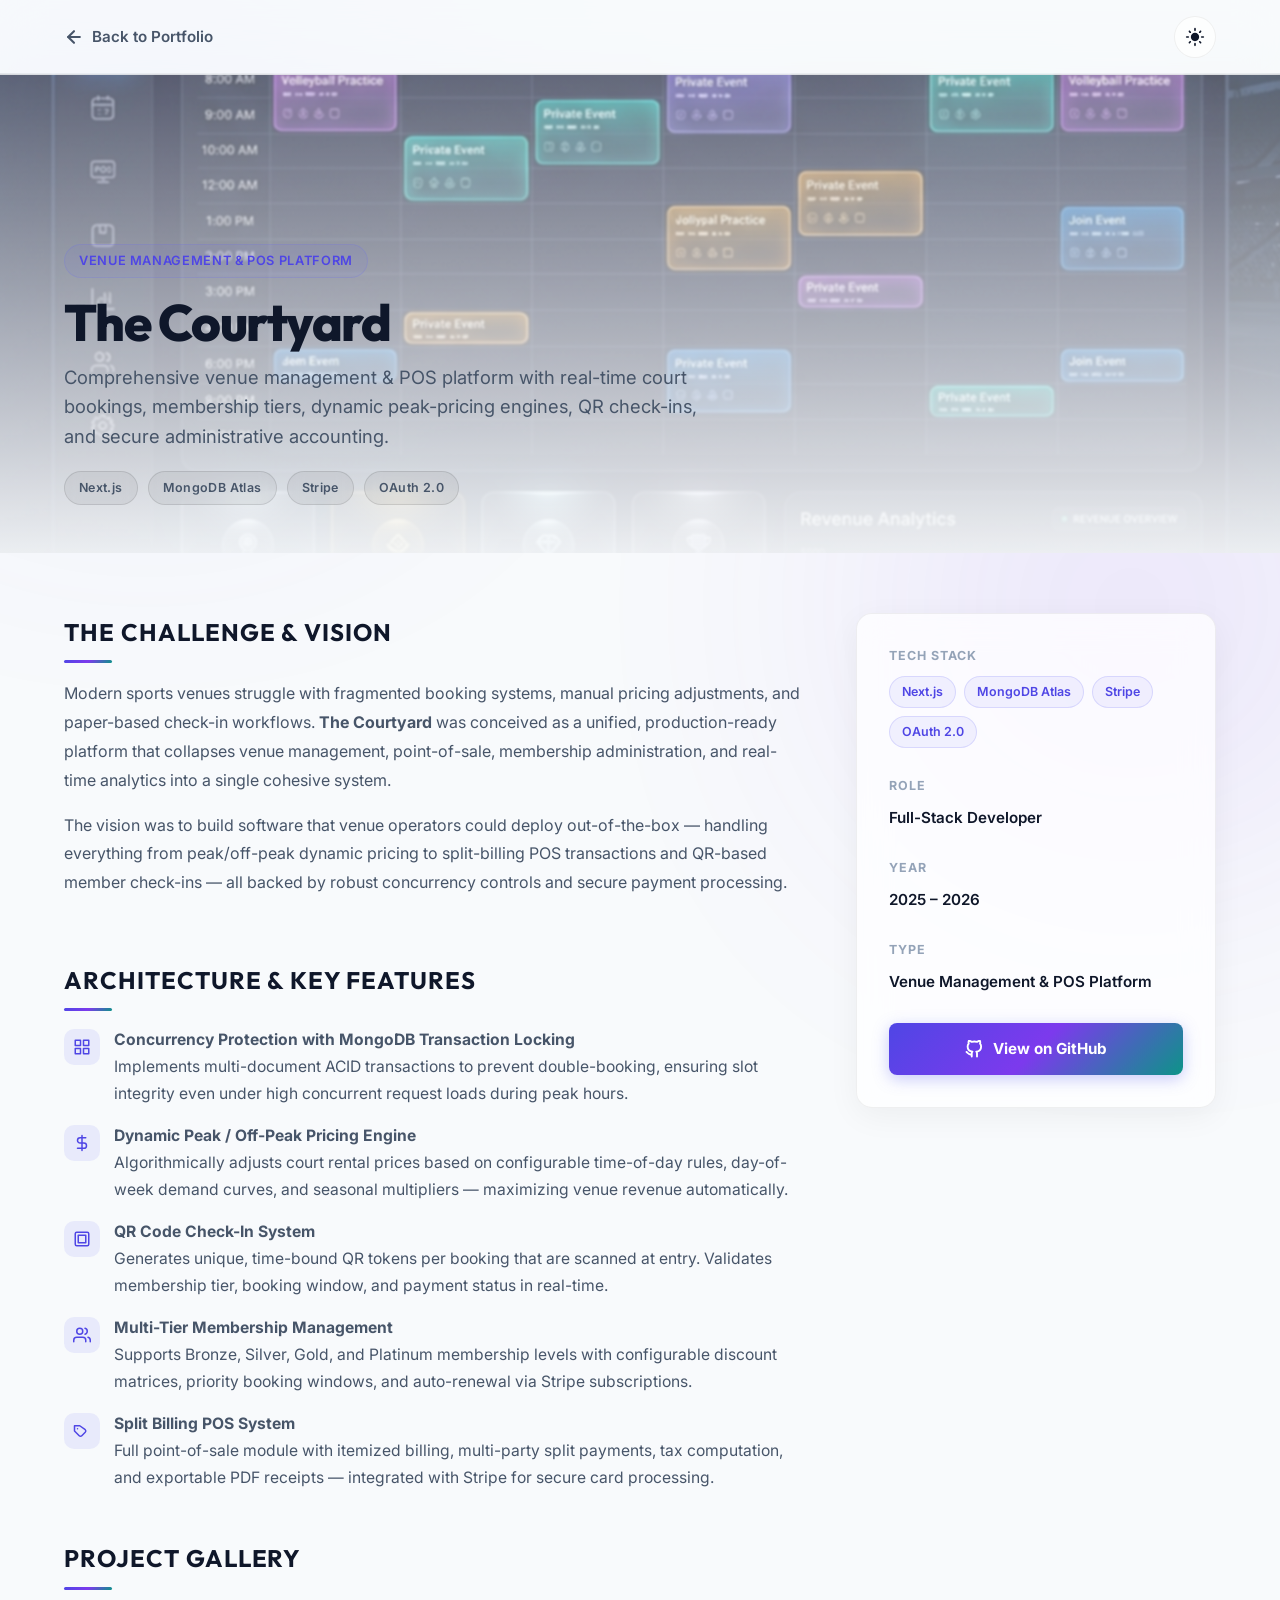
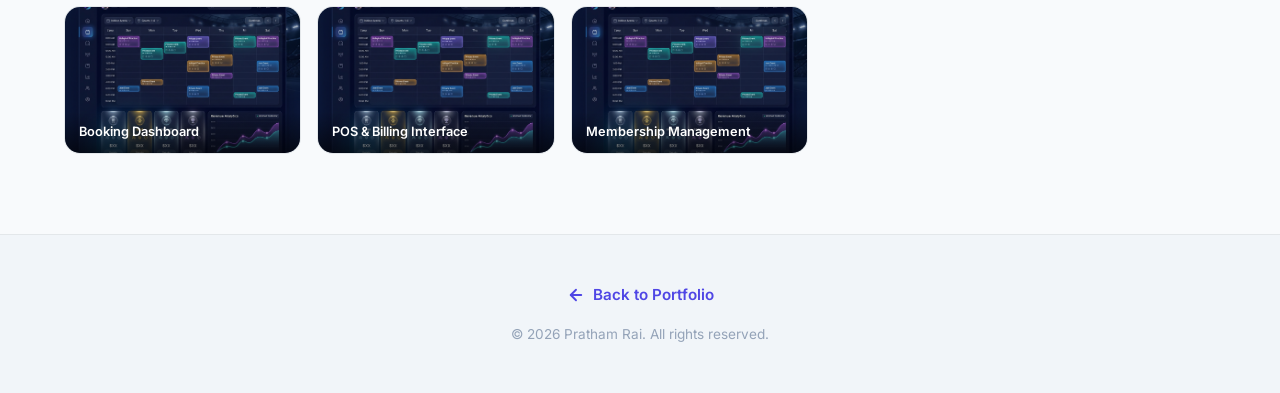
<file: pages/courtyard.html>
<!DOCTYPE html>
<html lang="en">
<head>
  <meta charset="UTF-8">
  <meta name="viewport" content="width=device-width, initial-scale=1.0">

  <!-- Primary Meta Tags -->
  <title>The Courtyard — Venue Management & POS Platform | Pratham Rai</title>
  <meta name="title" content="The Courtyard — Venue Management & POS Platform | Pratham Rai">
  <meta name="description" content="Comprehensive venue management & POS platform with real-time court bookings, membership tiers, dynamic peak-pricing engines, QR check-ins, and secure administrative accounting. Built with Next.js, MongoDB Atlas, Stripe, and OAuth 2.0.">
  <meta name="keywords" content="The Courtyard, Venue Management, POS, Next.js, MongoDB, Stripe, OAuth, QR Check-in, Pratham Rai, Full-Stack Developer">
  <meta name="author" content="Pratham Rai">
  <meta name="robots" content="index, follow">

  <!-- Open Graph -->
  <meta property="og:type" content="article">
  <meta property="og:title" content="The Courtyard — Venue Management & POS Platform | Pratham Rai">
  <meta property="og:description" content="Full-stack venue management platform with real-time bookings, dynamic pricing, QR check-ins, and secure POS — built with Next.js and MongoDB Atlas.">
  <meta property="og:image" content="https://pratham-rai.github.io/Portfolio/assets/project_courtyard.png">

  <!-- Twitter -->
  <meta property="twitter:card" content="summary_large_image">
  <meta property="twitter:title" content="The Courtyard — Venue Management & POS Platform | Pratham Rai">
  <meta property="twitter:description" content="Full-stack venue management platform with real-time bookings, dynamic pricing, QR check-ins, and secure POS — built with Next.js and MongoDB Atlas.">
  <meta property="twitter:image" content="https://pratham-rai.github.io/Portfolio/assets/project_courtyard.png">

  <!-- Favicon -->
  <link rel="icon" href="data:image/svg+xml,<svg xmlns=%22http://www.w3.org/2000/svg%22 viewBox=%220 0 100 100%22><text y=%22.9em%22 font-size=%2290%22>👨‍💻</text></svg>">

  <!-- Shared Stylesheet -->
  <link rel="stylesheet" href="../style.css">

  <!-- Detail Page Styles -->
  <style>
    /* ===== TOP BAR ===== */
    .detail-topbar {
      position: fixed;
      top: 0;
      left: 0;
      width: 100%;
      z-index: 1000;
      padding: 16px 0;
      background: rgba(6, 9, 19, 0.72);
      backdrop-filter: blur(20px) saturate(180%);
      -webkit-backdrop-filter: blur(20px) saturate(180%);
      border-bottom: 1px solid var(--border-color);
      transition: background-color var(--transition-normal);
    }
    [data-theme="light"] .detail-topbar {
      background: rgba(248, 250, 252, 0.82);
    }
    .topbar-inner {
      max-width: var(--container-width);
      margin: 0 auto;
      padding: 0 24px;
      display: flex;
      justify-content: space-between;
      align-items: center;
    }
    .detail-back-btn {
      display: inline-flex;
      align-items: center;
      gap: 8px;
      font-weight: 600;
      font-size: 0.95rem;
      color: var(--text-secondary);
      transition: color var(--transition-fast), transform var(--transition-fast);
    }
    .detail-back-btn:hover {
      color: var(--accent-color);
      transform: translateX(-4px);
    }
    .detail-back-btn svg {
      transition: transform var(--transition-fast);
    }
    .detail-back-btn:hover svg {
      transform: translateX(-3px);
    }

    /* ===== HERO ===== */
    .detail-hero {
      position: relative;
      width: 100%;
      height: 480px;
      margin-top: 73px;
      overflow: hidden;
      display: flex;
      align-items: flex-end;
    }
    .detail-hero-bg {
      position: absolute;
      inset: 0;
      background-size: cover;
      background-position: center;
      filter: blur(1px);
      transform: scale(1.04);
      transition: transform 8s ease;
    }
    .detail-hero:hover .detail-hero-bg {
      transform: scale(1.08);
    }
    .detail-hero-overlay {
      position: absolute;
      inset: 0;
      background: linear-gradient(180deg, rgba(6,9,19,0.45) 0%, rgba(6,9,19,0.92) 100%);
      z-index: 1;
    }
    [data-theme="light"] .detail-hero-overlay {
      background: linear-gradient(180deg, rgba(248,250,252,0.35) 0%, rgba(248,250,252,0.95) 100%);
    }
    .detail-hero-content {
      position: relative;
      z-index: 2;
      max-width: var(--container-width);
      margin: 0 auto;
      padding: 0 24px 48px;
      width: 100%;
    }
    .detail-hero-content .badge {
      margin-bottom: 16px;
    }
    .detail-hero-title {
      font-size: 3.2rem;
      font-weight: 800;
      letter-spacing: -0.03em;
      margin-bottom: 12px;
      line-height: 1.1;
    }
    .detail-hero-subtitle {
      font-size: 1.15rem;
      color: var(--text-secondary);
      max-width: 640px;
    }
    .hero-badges {
      display: flex;
      gap: 10px;
      flex-wrap: wrap;
      margin-top: 20px;
    }
    .hero-tech-badge {
      display: inline-flex;
      align-items: center;
      gap: 5px;
      background: rgba(255, 255, 255, 0.07);
      border: 1px solid rgba(255, 255, 255, 0.12);
      color: #e2e8f0;
      padding: 6px 14px;
      border-radius: 50px;
      font-size: 0.78rem;
      font-weight: 600;
      letter-spacing: 0.03em;
      backdrop-filter: blur(8px);
    }
    [data-theme="light"] .hero-tech-badge {
      background: rgba(0, 0, 0, 0.05);
      border-color: rgba(0, 0, 0, 0.1);
      color: var(--text-secondary);
    }

    /* ===== CONTENT LAYOUT ===== */
    .detail-content {
      max-width: var(--container-width);
      margin: 0 auto;
      padding: 60px 24px 80px;
      display: grid;
      grid-template-columns: 1fr 360px;
      gap: 48px;
      align-items: start;
    }
    .detail-main {
      display: flex;
      flex-direction: column;
      gap: 48px;
    }

    /* Section blocks */
    .content-section h2 {
      font-size: 1.5rem;
      font-weight: 700;
      margin-bottom: 16px;
      text-transform: uppercase;
      letter-spacing: 0.04em;
      position: relative;
      padding-bottom: 12px;
    }
    .content-section h2::after {
      content: '';
      position: absolute;
      bottom: 0;
      left: 0;
      width: 48px;
      height: 3px;
      background: var(--accent-gradient);
      border-radius: 3px;
    }
    .content-section p {
      color: var(--text-secondary);
      font-size: 1rem;
      line-height: 1.8;
      margin-bottom: 16px;
    }
    .feature-list {
      list-style: none;
      padding: 0;
      display: flex;
      flex-direction: column;
      gap: 16px;
    }
    .feature-list li {
      display: flex;
      gap: 14px;
      align-items: flex-start;
      color: var(--text-secondary);
      font-size: 0.98rem;
      line-height: 1.7;
    }
    .feature-icon {
      flex-shrink: 0;
      width: 36px;
      height: 36px;
      border-radius: 10px;
      background: rgba(99, 102, 241, 0.1);
      display: flex;
      align-items: center;
      justify-content: center;
      color: var(--accent-color);
      margin-top: 2px;
    }

    /* ===== GALLERY ===== */
    .detail-gallery {
      display: grid;
      grid-template-columns: repeat(3, 1fr);
      gap: 16px;
    }
    .gallery-item {
      position: relative;
      border-radius: var(--radius-md);
      overflow: hidden;
      aspect-ratio: 16 / 10;
      background: var(--bg-secondary);
      border: 1px solid var(--border-color);
    }
    .gallery-item img {
      width: 100%;
      height: 100%;
      object-fit: cover;
      transition: transform var(--transition-slow);
    }
    .gallery-item:hover img {
      transform: scale(1.06);
    }
    .gallery-caption {
      position: absolute;
      bottom: 0;
      left: 0;
      right: 0;
      padding: 10px 14px;
      background: linear-gradient(transparent, rgba(6,9,19,0.85));
      font-size: 0.8rem;
      font-weight: 600;
      color: #e2e8f0;
    }
    [data-theme="light"] .gallery-caption {
      background: linear-gradient(transparent, rgba(0,0,0,0.6));
      color: #fff;
    }

    /* ===== SIDEBAR ===== */
    .detail-sidebar {
      position: sticky;
      top: 100px;
    }
    .sidebar-card {
      padding: 32px;
      display: flex;
      flex-direction: column;
      gap: 28px;
    }
    .sidebar-section-title {
      font-size: 0.78rem;
      text-transform: uppercase;
      letter-spacing: 0.08em;
      color: var(--text-muted);
      font-weight: 700;
      margin-bottom: 10px;
    }
    .sidebar-value {
      font-size: 0.95rem;
      font-weight: 600;
      color: var(--text-primary);
      line-height: 1.6;
    }
    .sidebar-tech-tags {
      display: flex;
      flex-wrap: wrap;
      gap: 8px;
    }
    .sidebar-tech-tag {
      font-size: 0.78rem;
      font-weight: 600;
      background: rgba(99, 102, 241, 0.08);
      border: 1px solid rgba(99, 102, 241, 0.18);
      color: var(--accent-color);
      padding: 5px 12px;
      border-radius: 50px;
    }
    .sidebar-github-btn {
      display: inline-flex;
      align-items: center;
      justify-content: center;
      gap: 10px;
      width: 100%;
      padding: 14px 24px;
      background: var(--accent-gradient);
      color: #fff;
      border: none;
      border-radius: var(--radius-sm);
      font-weight: 700;
      font-size: 0.95rem;
      cursor: pointer;
      box-shadow: 0 4px 16px rgba(99, 102, 241, 0.35);
      transition: transform var(--transition-fast), box-shadow var(--transition-fast);
    }
    .sidebar-github-btn:hover {
      transform: translateY(-2px);
      box-shadow: 0 6px 24px rgba(99, 102, 241, 0.55);
    }

    /* ===== FOOTER ===== */
    .detail-footer {
      padding: 48px 0;
      border-top: 1px solid var(--border-color);
      text-align: center;
      background: var(--bg-secondary);
    }
    .detail-footer a {
      color: var(--accent-color);
      font-weight: 600;
      transition: color var(--transition-fast);
    }
    .detail-footer a:hover {
      color: var(--accent-secondary);
    }
    .detail-footer .footer-copy {
      color: var(--text-muted);
      font-size: 0.85rem;
      margin-top: 12px;
    }

    /* ===== DECORATIVE GLOW ===== */
    .page-glow {
      position: fixed;
      width: 500px;
      height: 500px;
      border-radius: 50%;
      filter: blur(140px);
      z-index: -1;
      opacity: 0.12;
      pointer-events: none;
    }
    .page-glow-1 { top: -8%; left: -8%; background: var(--accent-color); }
    .page-glow-2 { bottom: 5%; right: -8%; background: var(--accent-secondary); }

    /* ===== RESPONSIVE ===== */
    @media (max-width: 1024px) {
      .detail-content {
        grid-template-columns: 1fr;
        gap: 40px;
      }
      .detail-sidebar {
        position: static;
      }
      .detail-hero-title {
        font-size: 2.6rem;
      }
    }
    @media (max-width: 768px) {
      .detail-hero {
        height: 380px;
      }
      .detail-hero-title {
        font-size: 2rem;
      }
      .detail-gallery {
        grid-template-columns: 1fr;
      }
      .detail-content {
        padding: 40px 20px 60px;
      }
    }
  </style>
</head>
<body data-theme="dark">

  <!-- Decorative Glows -->
  <div class="page-glow page-glow-1"></div>
  <div class="page-glow page-glow-2"></div>

  <!-- Top Bar -->
  <div class="detail-topbar">
    <div class="topbar-inner">
      <a href="../index.html" class="detail-back-btn">
        <svg width="20" height="20" viewBox="0 0 24 24" fill="none" stroke="currentColor" stroke-width="2.5" stroke-linecap="round" stroke-linejoin="round"><line x1="19" y1="12" x2="5" y2="12"></line><polyline points="12 19 5 12 12 5"></polyline></svg>
        Back to Portfolio
      </a>
      <button class="theme-toggle-btn" id="theme-toggle" aria-label="Toggle Theme">
        <svg class="sun" viewBox="0 0 24 24"><path d="M12 7c-2.76 0-5 2.24-5 5s2.24 5 5 5 5-2.24 5-5-2.24-5-5-5zM2 13h2c.55 0 1-.45 1-1s-.45-1-1-1H2c-.55 0-1 .45-1 1s.45 1 1 1zm18 0h2c.55 0 1-.45 1-1s-.45-1-1-1h-2c-.55 0-1 .45-1 1s.45 1 1 1zM11 2v2c0 .55.45 1 1 1s1-.45 1-1V2c0-.55-.45-1-1-1s-1 .45-1 1zm0 18v2c0 .55.45 1 1 1s1-.45 1-1v-2c0-.55-.45-1-1-1s-1 .45-1 1zM5.99 4.58c-.39-.39-1.03-.39-1.41 0s-.39 1.03 0 1.41l1.06 1.06c.39.39 1.03.39 1.41 0s.39-1.03 0-1.41L5.99 4.58zm12.37 12.37c-.39-.39-1.03-.39-1.41 0s-.39 1.03 0 1.41l1.06 1.06c.39.39 1.03.39 1.41 0s.39-1.03 0-1.41l-1.06-1.06zm1.06-10.96c.39-.39.39-1.03 0-1.41s-1.03-.39-1.41 0l-1.06 1.06c-.39.39-.39 1.03 0 1.41s1.03.39 1.41 0l1.06-1.06zM7.05 18.36c.39-.39.39-1.03 0-1.41s-1.03-.39-1.41 0l-1.06 1.06c-.39.39-.39 1.03 0 1.41s1.03.39 1.41 0l1.06-1.06z"/></svg>
        <svg class="moon" viewBox="0 0 24 24"><path d="M12.3 22c5.3 0 9.7-4.4 9.7-9.7 0-1.7-.5-3.4-1.3-4.8-.4-.7-1.3-.8-1.8-.2-.3.3-.4.7-.4 1.1.2 2.2-.4 4.4-1.9 6-1.5 1.6-3.7 2.4-6 2.2-1.7-.2-3.3-1-4.4-2.3-.4-.5-1.2-.4-1.6.2-.8 1.4-1.3 3.1-1.3 4.8 0 5.3 4.4 9.7 9.7 9.7z"/></svg>
      </button>
    </div>
  </div>

  <!-- Hero Section -->
  <section class="detail-hero">
    <div class="detail-hero-bg" style="background-image: url('../assets/project_courtyard.png');"></div>
    <div class="detail-hero-overlay"></div>
    <div class="detail-hero-content">
      <span class="badge">Venue Management &amp; POS Platform</span>
      <h1 class="detail-hero-title">The Courtyard</h1>
      <p class="detail-hero-subtitle">Comprehensive venue management &amp; POS platform with real-time court bookings, membership tiers, dynamic peak-pricing engines, QR check-ins, and secure administrative accounting.</p>
      <div class="hero-badges">
        <span class="hero-tech-badge">Next.js</span>
        <span class="hero-tech-badge">MongoDB Atlas</span>
        <span class="hero-tech-badge">Stripe</span>
        <span class="hero-tech-badge">OAuth 2.0</span>
      </div>
    </div>
  </section>

  <!-- Content -->
  <div class="detail-content">
    <!-- Main Column -->
    <div class="detail-main">

      <!-- Challenge / Vision -->
      <div class="content-section">
        <h2>The Challenge &amp; Vision</h2>
        <p>
          Modern sports venues struggle with fragmented booking systems, manual pricing adjustments, and paper-based check-in workflows. <strong>The Courtyard</strong> was conceived as a unified, production-ready platform that collapses venue management, point-of-sale, membership administration, and real-time analytics into a single cohesive system.
        </p>
        <p>
          The vision was to build software that venue operators could deploy out-of-the-box — handling everything from peak/off-peak dynamic pricing to split-billing POS transactions and QR-based member check-ins — all backed by robust concurrency controls and secure payment processing.
        </p>
      </div>

      <!-- Architecture / Features -->
      <div class="content-section">
        <h2>Architecture &amp; Key Features</h2>
        <ul class="feature-list">
          <li>
            <div class="feature-icon">
              <svg width="18" height="18" viewBox="0 0 24 24" fill="none" stroke="currentColor" stroke-width="2" stroke-linecap="round" stroke-linejoin="round"><rect x="3" y="3" width="7" height="7"/><rect x="14" y="3" width="7" height="7"/><rect x="14" y="14" width="7" height="7"/><rect x="3" y="14" width="7" height="7"/></svg>
            </div>
            <div>
              <strong>Concurrency Protection with MongoDB Transaction Locking</strong><br>
              Implements multi-document ACID transactions to prevent double-booking, ensuring slot integrity even under high concurrent request loads during peak hours.
            </div>
          </li>
          <li>
            <div class="feature-icon">
              <svg width="18" height="18" viewBox="0 0 24 24" fill="none" stroke="currentColor" stroke-width="2" stroke-linecap="round" stroke-linejoin="round"><path d="M12 2v20M17 5H9.5a3.5 3.5 0 0 0 0 7h5a3.5 3.5 0 0 1 0 7H6"/></svg>
            </div>
            <div>
              <strong>Dynamic Peak / Off-Peak Pricing Engine</strong><br>
              Algorithmically adjusts court rental prices based on configurable time-of-day rules, day-of-week demand curves, and seasonal multipliers — maximizing venue revenue automatically.
            </div>
          </li>
          <li>
            <div class="feature-icon">
              <svg width="18" height="18" viewBox="0 0 24 24" fill="none" stroke="currentColor" stroke-width="2" stroke-linecap="round" stroke-linejoin="round"><rect x="3" y="3" width="18" height="18" rx="2"/><path d="M7 7h10v10H7z"/></svg>
            </div>
            <div>
              <strong>QR Code Check-In System</strong><br>
              Generates unique, time-bound QR tokens per booking that are scanned at entry. Validates membership tier, booking window, and payment status in real-time.
            </div>
          </li>
          <li>
            <div class="feature-icon">
              <svg width="18" height="18" viewBox="0 0 24 24" fill="none" stroke="currentColor" stroke-width="2" stroke-linecap="round" stroke-linejoin="round"><path d="M17 21v-2a4 4 0 0 0-4-4H5a4 4 0 0 0-4 4v2"/><circle cx="9" cy="7" r="4"/><path d="M23 21v-2a4 4 0 0 0-3-3.87"/><path d="M16 3.13a4 4 0 0 1 0 7.75"/></svg>
            </div>
            <div>
              <strong>Multi-Tier Membership Management</strong><br>
              Supports Bronze, Silver, Gold, and Platinum membership levels with configurable discount matrices, priority booking windows, and auto-renewal via Stripe subscriptions.
            </div>
          </li>
          <li>
            <div class="feature-icon">
              <svg width="18" height="18" viewBox="0 0 24 24" fill="none" stroke="currentColor" stroke-width="2" stroke-linecap="round" stroke-linejoin="round"><path d="M9 5H2v7l6.29 6.29c.94.94 2.48.94 3.42 0l4.58-4.58c.94-.94.94-2.48 0-3.42L9 5z"/><path d="M6 9.01V9"/></svg>
            </div>
            <div>
              <strong>Split Billing POS System</strong><br>
              Full point-of-sale module with itemized billing, multi-party split payments, tax computation, and exportable PDF receipts — integrated with Stripe for secure card processing.
            </div>
          </li>
        </ul>
      </div>

      <!-- Gallery -->
      <div class="content-section">
        <h2>Project Gallery</h2>
        <div class="detail-gallery">
          <div class="gallery-item">
            <img src="../assets/project_courtyard.png" alt="The Courtyard Screenshot 1" loading="lazy">
            <div class="gallery-caption">Booking Dashboard</div>
          </div>
          <div class="gallery-item">
            <img src="../assets/project_courtyard.png" alt="The Courtyard Screenshot 2" loading="lazy">
            <div class="gallery-caption">POS & Billing Interface</div>
          </div>
          <div class="gallery-item">
            <img src="../assets/project_courtyard.png" alt="The Courtyard Screenshot 3" loading="lazy">
            <div class="gallery-caption">Membership Management</div>
          </div>
        </div>
      </div>
    </div>

    <!-- Sidebar -->
    <aside class="detail-sidebar">
      <div class="glass-card sidebar-card">
        <div>
          <div class="sidebar-section-title">Tech Stack</div>
          <div class="sidebar-tech-tags">
            <span class="sidebar-tech-tag">Next.js</span>
            <span class="sidebar-tech-tag">MongoDB Atlas</span>
            <span class="sidebar-tech-tag">Stripe</span>
            <span class="sidebar-tech-tag">OAuth 2.0</span>
          </div>
        </div>
        <div>
          <div class="sidebar-section-title">Role</div>
          <div class="sidebar-value">Full-Stack Developer</div>
        </div>
        <div>
          <div class="sidebar-section-title">Year</div>
          <div class="sidebar-value">2025 – 2026</div>
        </div>
        <div>
          <div class="sidebar-section-title">Type</div>
          <div class="sidebar-value">Venue Management & POS Platform</div>
        </div>
        <a href="https://github.com/pratham-rai/TheCourtyard" target="_blank" class="sidebar-github-btn">
          <svg width="18" height="18" viewBox="0 0 24 24" fill="none" stroke="currentColor" stroke-width="2.5" stroke-linecap="round" stroke-linejoin="round"><path d="M9 19c-5 1.5-5-2.5-7-3m14 6v-3.87a3.37 3.37 0 0 0-.94-2.61c3.14-.35 6.44-1.54 6.44-7A5.44 5.44 0 0 0 20 4.77 5.07 5.07 0 0 0 19.91 1S18.73.65 16 2.48a13.38 13.38 0 0 0-7 0C6.27.65 5.09 1 5.09 1A5.07 5.07 0 0 0 5 4.77a5.44 5.44 0 0 0-1.5 3.78c0 5.42 3.3 6.61 6.44 7A3.37 3.37 0 0 0 9 18.13V22"/></svg>
          View on GitHub
        </a>
      </div>
    </aside>
  </div>

  <!-- Footer -->
  <footer class="detail-footer">
    <a href="../index.html" class="detail-back-btn" style="justify-content: center;">
      <svg width="18" height="18" viewBox="0 0 24 24" fill="none" stroke="currentColor" stroke-width="2.5" stroke-linecap="round" stroke-linejoin="round"><line x1="19" y1="12" x2="5" y2="12"></line><polyline points="12 19 5 12 12 5"></polyline></svg>
      Back to Portfolio
    </a>
    <p class="footer-copy">© 2026 Pratham Rai. All rights reserved.</p>
  </footer>

  <!-- Theme Toggle Script -->
  <script>
    (function() {
      const toggle = document.getElementById('theme-toggle') || document.getElementById('themeToggle');
      const setTheme = (theme) => {
        document.documentElement.setAttribute('data-theme', theme);
        document.body.setAttribute('data-theme', theme);
        localStorage.setItem('pratham-theme', theme);
      };
      
      const saved = localStorage.getItem('pratham-theme') || 'dark';
      setTheme(saved);

      if (toggle) {
        toggle.addEventListener('click', () => {
          const current = document.documentElement.getAttribute('data-theme') || 'dark';
          const next = current === 'dark' ? 'light' : 'dark';
          setTheme(next);
        });
      }
    })();
  </script>
</body>
</html>
</file>
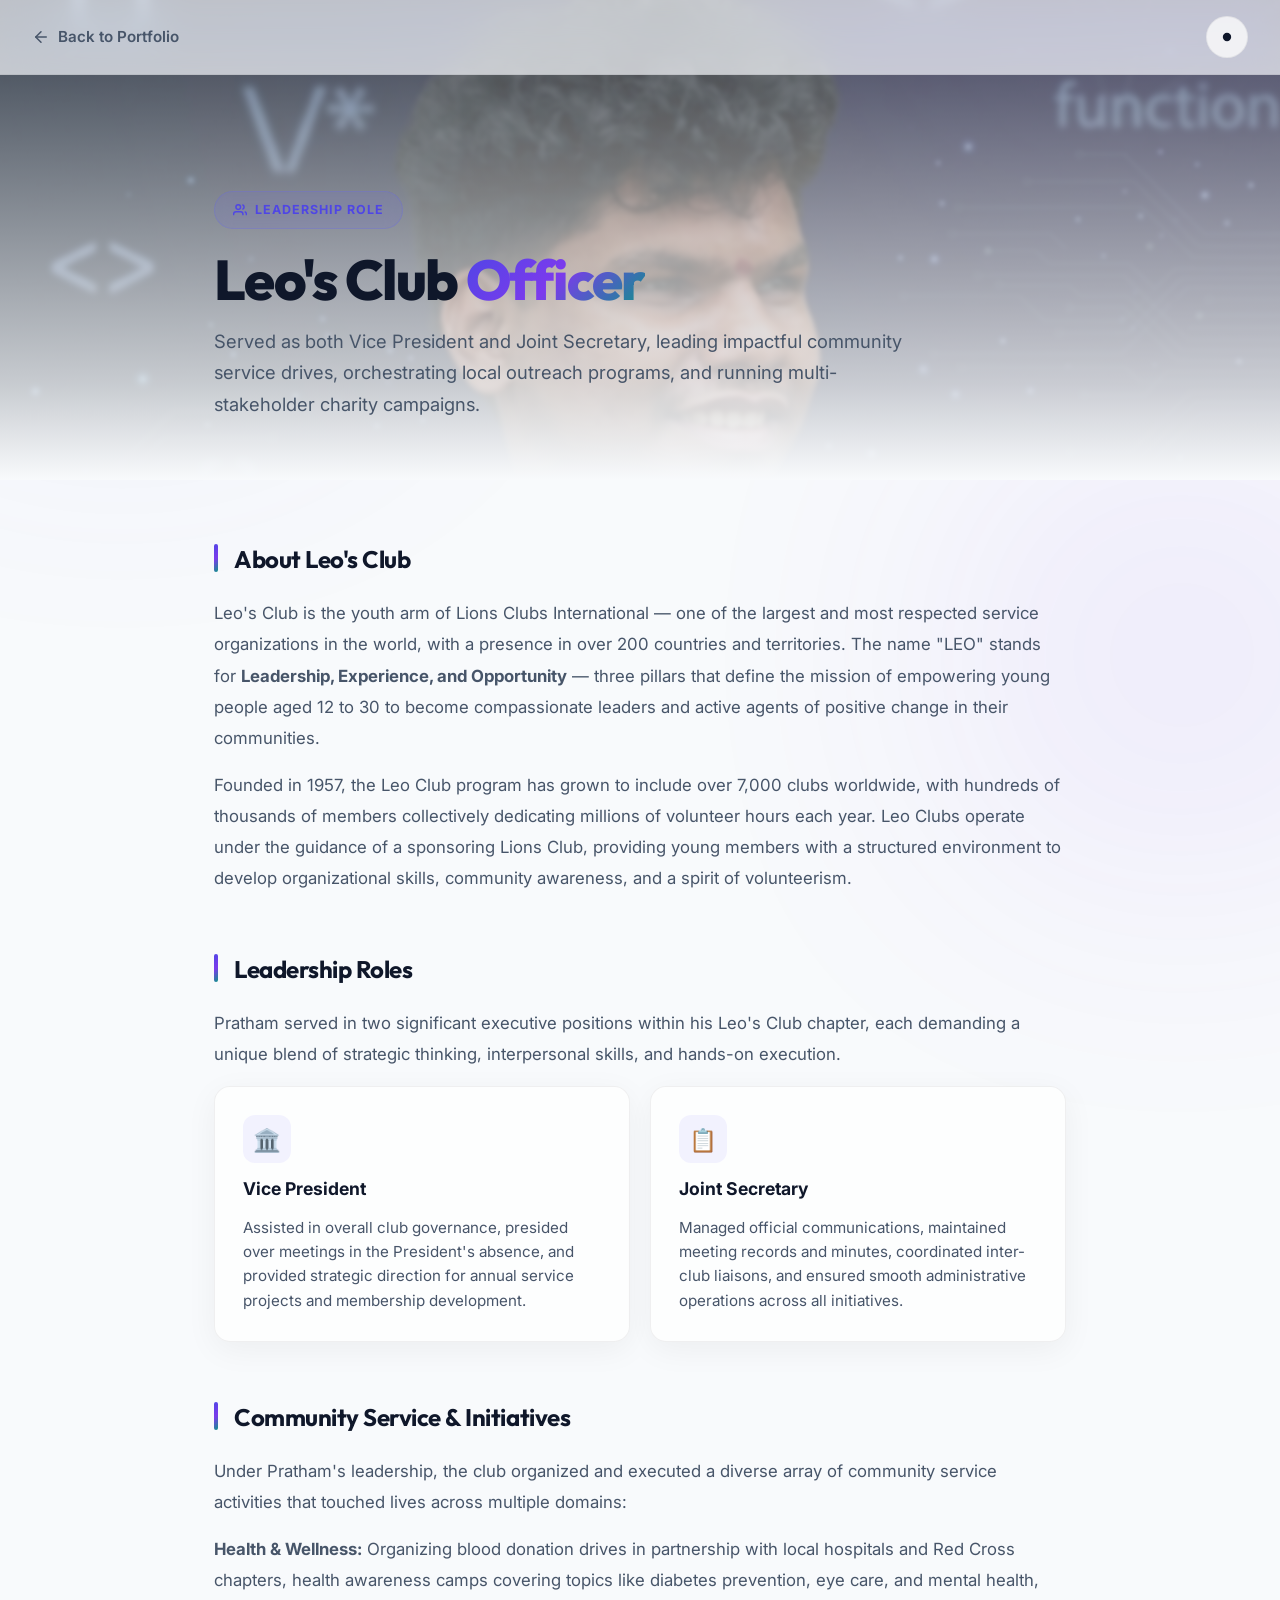
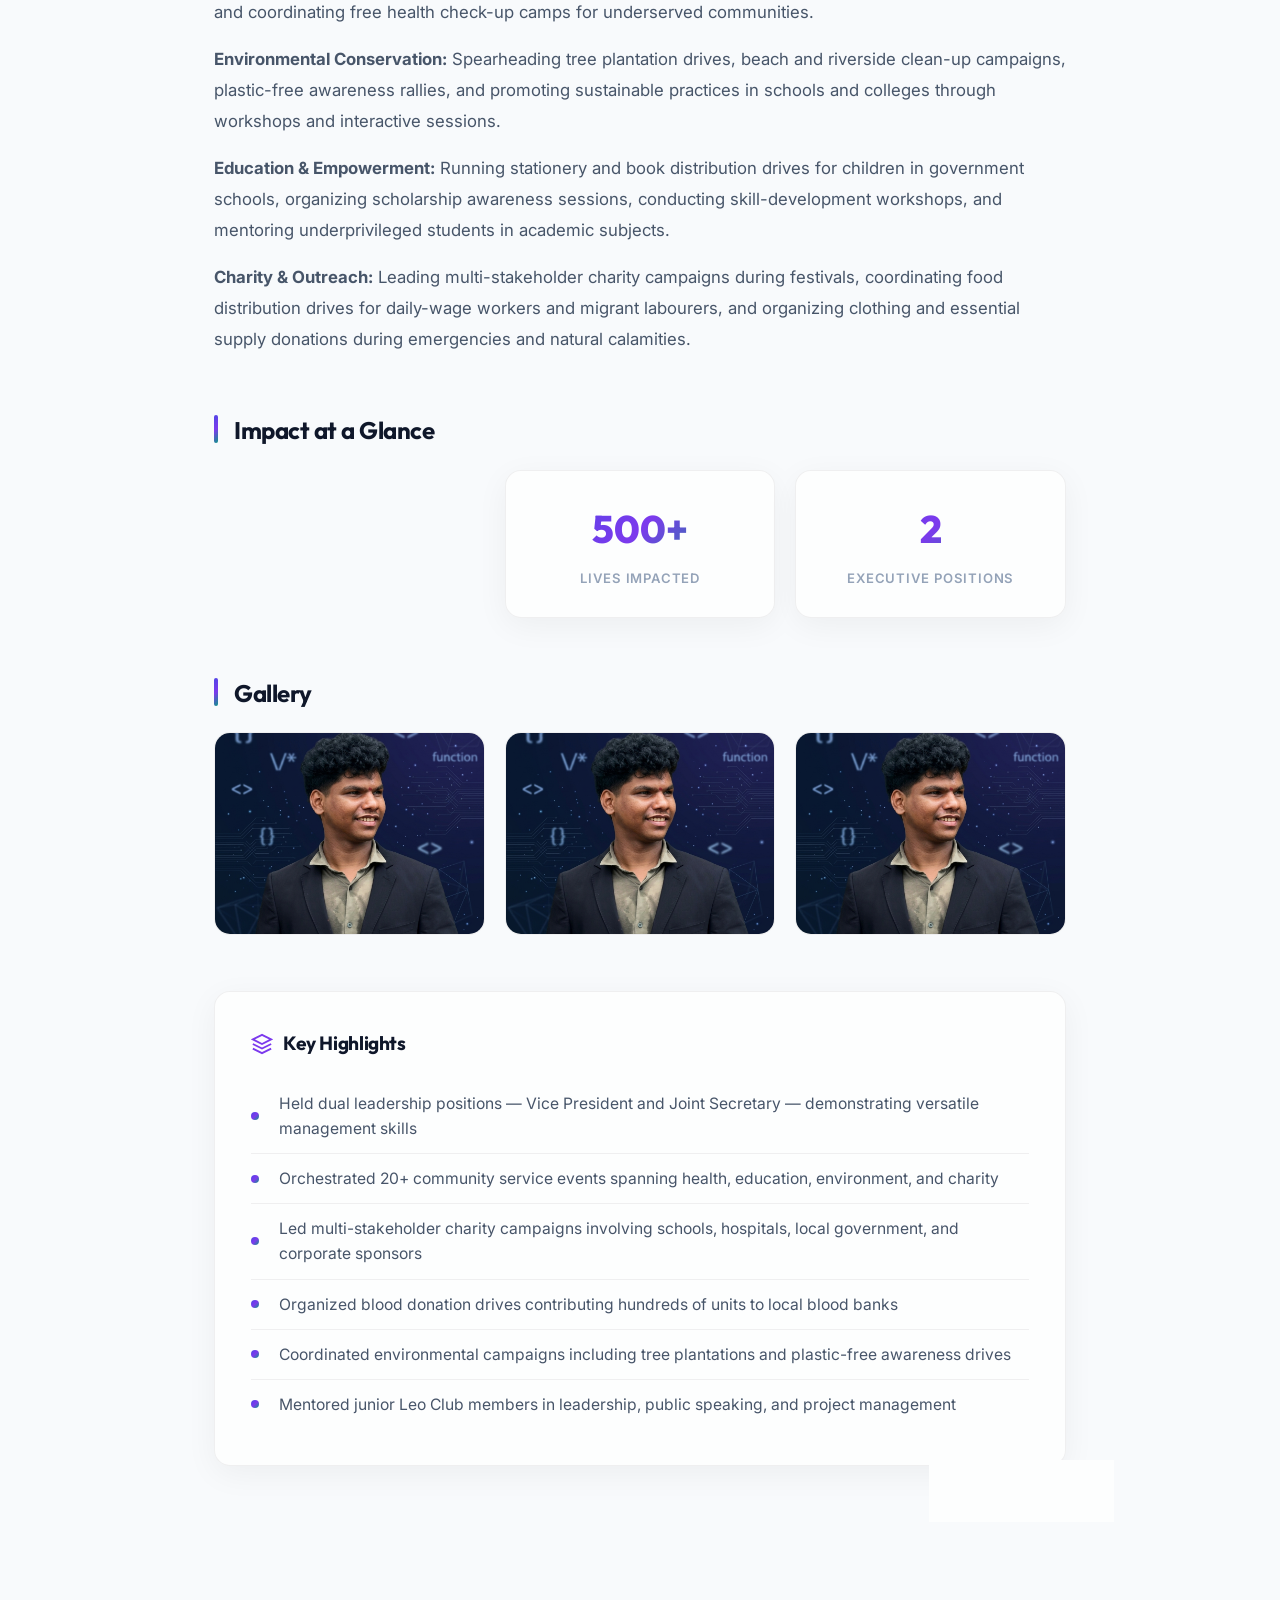
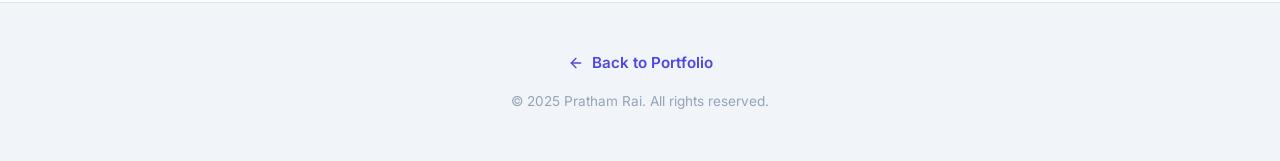
<file: pages/leos-club.html>
<!DOCTYPE html>
<html lang="en">
<head>
  <meta charset="UTF-8">
  <meta name="viewport" content="width=device-width, initial-scale=1.0">
  <meta name="description" content="Pratham Rai — Leo's Club Officer serving as Vice President and Joint Secretary, leading community service drives and outreach programs.">
  <meta name="keywords" content="Pratham Rai, Leo's Club, Lions Club International, Community Service, Leadership, Vice President, Charity">
  <meta name="author" content="Pratham Rai">
  <meta property="og:title" content="Leo's Club Officer — Pratham Rai">
  <meta property="og:description" content="Served as Vice President and Joint Secretary, leading community service drives, outreach programs, and multi-stakeholder charity campaigns.">
  <meta property="og:type" content="website">
  <title>Leo's Club Officer — Pratham Rai</title>
  <link rel="stylesheet" href="../style.css">
  <style>
    .detail-glow-1,
    .detail-glow-2 {
      position: fixed;
      border-radius: 50%;
      filter: blur(140px);
      z-index: -1;
      opacity: 0.12;
      pointer-events: none;
    }
    .detail-glow-1 {
      width: 500px; height: 500px;
      top: -15%; left: -10%;
      background: var(--accent-color);
    }
    .detail-glow-2 {
      width: 400px; height: 400px;
      bottom: 5%; right: -8%;
      background: var(--accent-secondary);
    }

    .detail-topbar {
      position: fixed;
      top: 0; left: 0;
      width: 100%;
      z-index: 1000;
      padding: 16px 32px;
      display: flex;
      justify-content: space-between;
      align-items: center;
      background: rgba(6, 9, 19, 0.6);
      backdrop-filter: blur(20px) saturate(180%);
      -webkit-backdrop-filter: blur(20px) saturate(180%);
      border-bottom: 1px solid var(--border-color);
      transition: background-color var(--transition-normal);
    }
    [data-theme="light"] .detail-topbar {
      background: rgba(248, 250, 252, 0.7);
    }
    .detail-back-btn {
      display: inline-flex;
      align-items: center;
      gap: 8px;
      font-weight: 600;
      font-size: 0.95rem;
      color: var(--text-secondary);
      transition: color var(--transition-fast), transform var(--transition-fast);
    }
    .detail-back-btn:hover {
      color: var(--accent-color);
      transform: translateX(-4px);
    }
    .detail-back-btn svg {
      width: 18px; height: 18px;
      stroke: currentColor;
      fill: none;
      stroke-width: 2;
      stroke-linecap: round;
      stroke-linejoin: round;
    }

    .detail-hero {
      position: relative;
      width: 100%;
      min-height: 480px;
      display: flex;
      align-items: flex-end;
      overflow: hidden;
    }
    .detail-hero-bg {
      position: absolute;
      inset: 0;
      background-image: url('../assets/hero_portrait.png');
      background-size: cover;
      background-position: center 20%;
      filter: blur(2px) brightness(0.55);
      transform: scale(1.05);
      transition: filter var(--transition-normal);
    }
    [data-theme="light"] .detail-hero-bg {
      filter: blur(2px) brightness(0.65);
    }
    .detail-hero-overlay {
      position: absolute;
      inset: 0;
      background: linear-gradient(180deg, rgba(6,9,19,0.3) 0%, rgba(6,9,19,0.85) 80%, var(--bg-primary) 100%);
      transition: background var(--transition-normal);
    }
    [data-theme="light"] .detail-hero-overlay {
      background: linear-gradient(180deg, rgba(248,250,252,0.2) 0%, rgba(248,250,252,0.8) 80%, var(--bg-primary) 100%);
    }
    .detail-hero-content {
      position: relative;
      z-index: 2;
      max-width: 900px;
      margin: 0 auto;
      padding: 120px 24px 60px;
      width: 100%;
    }
    .detail-hero-badge {
      display: inline-flex;
      align-items: center;
      gap: 8px;
      background: rgba(99, 102, 241, 0.12);
      border: 1px solid rgba(99, 102, 241, 0.25);
      color: var(--accent-color);
      padding: 8px 18px;
      border-radius: 50px;
      font-size: 0.78rem;
      font-weight: 700;
      text-transform: uppercase;
      letter-spacing: 0.08em;
      margin-bottom: 20px;
      backdrop-filter: blur(8px);
    }
    .detail-hero-badge svg {
      width: 14px; height: 14px;
      stroke: currentColor;
      fill: none;
      stroke-width: 2.5;
    }
    .detail-hero-title {
      font-size: 3.5rem;
      font-weight: 800;
      line-height: 1.1;
      margin-bottom: 16px;
      letter-spacing: -0.03em;
    }
    .detail-hero-subtitle {
      font-size: 1.15rem;
      color: var(--text-secondary);
      max-width: 700px;
      line-height: 1.7;
    }

    .detail-content {
      max-width: 900px;
      margin: 0 auto;
      padding: 60px 24px 80px;
    }
    .detail-section {
      margin-bottom: 56px;
    }
    .detail-section-title {
      font-size: 1.5rem;
      font-weight: 700;
      margin-bottom: 20px;
      position: relative;
      padding-left: 20px;
    }
    .detail-section-title::before {
      content: '';
      position: absolute;
      left: 0; top: 4px;
      width: 4px; height: 28px;
      background: var(--accent-gradient);
      border-radius: 4px;
    }
    .detail-text {
      color: var(--text-secondary);
      font-size: 1.05rem;
      line-height: 1.85;
      margin-bottom: 16px;
    }

    /* Roles Grid */
    .roles-grid {
      display: grid;
      grid-template-columns: 1fr 1fr;
      gap: 20px;
      margin-top: 12px;
      margin-bottom: 16px;
    }
    .role-card {
      padding: 28px;
      display: flex;
      flex-direction: column;
      gap: 12px;
    }
    .role-card-icon {
      width: 48px; height: 48px;
      border-radius: 12px;
      background: rgba(99, 102, 241, 0.08);
      display: flex;
      align-items: center;
      justify-content: center;
      font-size: 1.4rem;
    }
    .role-card-title {
      font-size: 1.1rem;
      font-weight: 700;
      color: var(--text-primary);
    }
    .role-card-desc {
      font-size: 0.95rem;
      color: var(--text-secondary);
      line-height: 1.6;
    }

    /* Impact Stats */
    .impact-stats {
      display: grid;
      grid-template-columns: repeat(3, 1fr);
      gap: 20px;
      margin-top: 12px;
      margin-bottom: 16px;
    }
    .impact-stat {
      padding: 28px;
      text-align: center;
    }
    .impact-stat-num {
      font-size: 2.4rem;
      font-weight: 800;
      font-family: var(--font-heading);
      background: var(--accent-gradient);
      -webkit-background-clip: text;
      -webkit-text-fill-color: transparent;
      background-clip: text;
      margin-bottom: 8px;
    }
    .impact-stat-label {
      font-size: 0.82rem;
      text-transform: uppercase;
      letter-spacing: 0.06em;
      color: var(--text-muted);
      font-weight: 600;
    }

    .detail-gallery {
      display: grid;
      grid-template-columns: repeat(3, 1fr);
      gap: 20px;
      margin-top: 12px;
    }
    .detail-gallery-item {
      position: relative;
      border-radius: var(--radius-md);
      overflow: hidden;
      aspect-ratio: 4 / 3;
      border: 1px solid var(--border-color);
      background: var(--bg-card);
    }
    .detail-gallery-item img {
      width: 100%; height: 100%;
      object-fit: cover;
      transition: transform var(--transition-slow);
    }
    .detail-gallery-item:hover img {
      transform: scale(1.08);
    }
    .detail-gallery-caption {
      position: absolute;
      bottom: 0; left: 0; right: 0;
      padding: 12px 16px;
      background: linear-gradient(transparent, rgba(0,0,0,0.7));
      font-size: 0.82rem;
      font-weight: 600;
      color: #fff;
      opacity: 0;
      transform: translateY(8px);
      transition: opacity var(--transition-fast), transform var(--transition-fast);
    }
    .detail-gallery-item:hover .detail-gallery-caption {
      opacity: 1;
      transform: translateY(0);
    }

    .detail-highlights {
      padding: 36px;
    }
    .detail-highlights-title {
      font-size: 1.2rem;
      font-weight: 700;
      margin-bottom: 20px;
      display: flex;
      align-items: center;
      gap: 10px;
    }
    .detail-highlights-title svg {
      width: 22px; height: 22px;
      stroke: var(--accent-secondary);
      fill: none;
      stroke-width: 2;
    }
    .detail-highlights ul {
      list-style: none;
      padding: 0;
    }
    .detail-highlights li {
      position: relative;
      padding: 12px 0 12px 28px;
      color: var(--text-secondary);
      font-size: 0.98rem;
      border-bottom: 1px solid var(--border-color);
    }
    .detail-highlights li:last-child { border-bottom: none; }
    .detail-highlights li::before {
      content: '';
      position: absolute;
      left: 0; top: 50%;
      transform: translateY(-50%);
      width: 8px; height: 8px;
      border-radius: 50%;
      background: var(--accent-gradient);
    }

    .detail-footer {
      padding: 48px 24px;
      border-top: 1px solid var(--border-color);
      text-align: center;
      background: var(--bg-secondary);
    }
    .detail-footer-back {
      display: inline-flex;
      align-items: center;
      gap: 8px;
      font-weight: 600;
      font-size: 0.95rem;
      color: var(--accent-color);
      margin-bottom: 16px;
      transition: transform var(--transition-fast);
    }
    .detail-footer-back:hover { transform: translateX(-4px); }
    .detail-footer-back svg {
      width: 16px; height: 16px;
      stroke: currentColor;
      fill: none;
      stroke-width: 2;
      stroke-linecap: round;
      stroke-linejoin: round;
    }
    .detail-footer-copy {
      font-size: 0.85rem;
      color: var(--text-muted);
    }

    @media (max-width: 768px) {
      .detail-hero-title { font-size: 2.4rem; }
      .detail-hero { min-height: 380px; }
      .detail-gallery { grid-template-columns: 1fr; }
      .detail-topbar { padding: 14px 20px; }
      .detail-highlights { padding: 24px; }
      .roles-grid { grid-template-columns: 1fr; }
      .impact-stats { grid-template-columns: 1fr; }
    }
    @media (max-width: 480px) {
      .detail-hero-title { font-size: 2rem; }
      .detail-hero-content { padding: 100px 16px 40px; }
      .detail-content { padding: 40px 16px 60px; }
    }

    .detail-hero-content > * {
      opacity: 0;
      transform: translateY(24px);
      animation: fadeSlideUp 0.7s ease forwards;
    }
    .detail-hero-content > *:nth-child(1) { animation-delay: 0.15s; }
    .detail-hero-content > *:nth-child(2) { animation-delay: 0.3s; }
    .detail-hero-content > *:nth-child(3) { animation-delay: 0.45s; }
    @keyframes fadeSlideUp {
      to { opacity: 1; transform: translateY(0); }
    }
    .detail-section {
      opacity: 0;
      transform: translateY(30px);
      animation: fadeSlideUp 0.7s ease forwards;
    }
    .detail-section:nth-of-type(1) { animation-delay: 0.5s; }
    .detail-section:nth-of-type(2) { animation-delay: 0.6s; }
    .detail-section:nth-of-type(3) { animation-delay: 0.7s; }
    .detail-section:nth-of-type(4) { animation-delay: 0.8s; }
    .detail-section:nth-of-type(5) { animation-delay: 0.9s; }
    .detail-section:nth-of-type(6) { animation-delay: 1.0s; }
  </style>
</head>

<body data-theme="dark">

  <div class="detail-glow-1"></div>
  <div class="detail-glow-2"></div>

  <!-- Top Bar -->
  <nav class="detail-topbar">
    <a href="../index.html" class="detail-back-btn">
      <svg viewBox="0 0 24 24"><line x1="19" y1="12" x2="5" y2="12"/><polyline points="12 19 5 12 12 5"/></svg>
      Back to Portfolio
    </a>
    <button class="theme-toggle-btn" id="themeToggle" aria-label="Toggle theme">
      <svg class="moon" viewBox="0 0 24 24" width="20" height="20"><path d="M21 12.79A9 9 0 1 1 11.21 3 7 7 0 0 0 21 12.79z"/></svg>
      <svg class="sun" viewBox="0 0 24 24" width="20" height="20"><circle cx="12" cy="12" r="5"/><line x1="12" y1="1" x2="12" y2="3"/><line x1="12" y1="21" x2="12" y2="23"/><line x1="4.22" y1="4.22" x2="5.64" y2="5.64"/><line x1="18.36" y1="18.36" x2="19.78" y2="19.78"/><line x1="1" y1="12" x2="3" y2="12"/><line x1="21" y1="12" x2="23" y2="12"/><line x1="4.22" y1="19.78" x2="5.64" y2="18.36"/><line x1="18.36" y1="5.64" x2="19.78" y2="4.22"/></svg>
    </button>
  </nav>

  <!-- Hero -->
  <section class="detail-hero">
    <div class="detail-hero-bg"></div>
    <div class="detail-hero-overlay"></div>
    <div class="detail-hero-content">
      <div class="detail-hero-badge">
        <svg viewBox="0 0 24 24"><path d="M17 21v-2a4 4 0 0 0-4-4H5a4 4 0 0 0-4 4v2"/><circle cx="9" cy="7" r="4"/><path d="M23 21v-2a4 4 0 0 0-3-3.87"/><path d="M16 3.13a4 4 0 0 1 0 7.75"/></svg>
        LEADERSHIP ROLE
      </div>
      <h1 class="detail-hero-title">Leo's Club <span class="text-gradient">Officer</span></h1>
      <p class="detail-hero-subtitle">Served as both Vice President and Joint Secretary, leading impactful community service drives, orchestrating local outreach programs, and running multi-stakeholder charity campaigns.</p>
    </div>
  </section>

  <!-- Content -->
  <main class="detail-content">

    <!-- About Leo's Club -->
    <section class="detail-section">
      <h2 class="detail-section-title">About Leo's Club</h2>
      <p class="detail-text">
        Leo's Club is the youth arm of Lions Clubs International — one of the largest and most respected service organizations in the world, with a presence in over 200 countries and territories. The name "LEO" stands for <strong>Leadership, Experience, and Opportunity</strong> — three pillars that define the mission of empowering young people aged 12 to 30 to become compassionate leaders and active agents of positive change in their communities.
      </p>
      <p class="detail-text">
        Founded in 1957, the Leo Club program has grown to include over 7,000 clubs worldwide, with hundreds of thousands of members collectively dedicating millions of volunteer hours each year. Leo Clubs operate under the guidance of a sponsoring Lions Club, providing young members with a structured environment to develop organizational skills, community awareness, and a spirit of volunteerism.
      </p>
    </section>

    <!-- Leadership Roles -->
    <section class="detail-section">
      <h2 class="detail-section-title">Leadership Roles</h2>
      <p class="detail-text">
        Pratham served in two significant executive positions within his Leo's Club chapter, each demanding a unique blend of strategic thinking, interpersonal skills, and hands-on execution.
      </p>
      <div class="roles-grid">
        <div class="role-card glass-card">
          <div class="role-card-icon">🏛️</div>
          <div class="role-card-title">Vice President</div>
          <div class="role-card-desc">Assisted in overall club governance, presided over meetings in the President's absence, and provided strategic direction for annual service projects and membership development.</div>
        </div>
        <div class="role-card glass-card">
          <div class="role-card-icon">📋</div>
          <div class="role-card-title">Joint Secretary</div>
          <div class="role-card-desc">Managed official communications, maintained meeting records and minutes, coordinated inter-club liaisons, and ensured smooth administrative operations across all initiatives.</div>
        </div>
      </div>
    </section>

    <!-- Community Service Activities -->
    <section class="detail-section">
      <h2 class="detail-section-title">Community Service & Initiatives</h2>
      <p class="detail-text">
        Under Pratham's leadership, the club organized and executed a diverse array of community service activities that touched lives across multiple domains:
      </p>
      <p class="detail-text">
        <strong>Health & Wellness:</strong> Organizing blood donation drives in partnership with local hospitals and Red Cross chapters, health awareness camps covering topics like diabetes prevention, eye care, and mental health, and coordinating free health check-up camps for underserved communities.
      </p>
      <p class="detail-text">
        <strong>Environmental Conservation:</strong> Spearheading tree plantation drives, beach and riverside clean-up campaigns, plastic-free awareness rallies, and promoting sustainable practices in schools and colleges through workshops and interactive sessions.
      </p>
      <p class="detail-text">
        <strong>Education & Empowerment:</strong> Running stationery and book distribution drives for children in government schools, organizing scholarship awareness sessions, conducting skill-development workshops, and mentoring underprivileged students in academic subjects.
      </p>
      <p class="detail-text">
        <strong>Charity & Outreach:</strong> Leading multi-stakeholder charity campaigns during festivals, coordinating food distribution drives for daily-wage workers and migrant labourers, and organizing clothing and essential supply donations during emergencies and natural calamities.
      </p>
    </section>

    <!-- Impact Stats -->
    <section class="detail-section">
      <h2 class="detail-section-title">Impact at a Glance</h2>
      <div class="impact-stats">
        <div class="impact-stat glass-card">
          <div class="impact-stat-num">20+</div>
          <div class="impact-stat-label">Events Organized</div>
        </div>
        <div class="impact-stat glass-card">
          <div class="impact-stat-num">500+</div>
          <div class="impact-stat-label">Lives Impacted</div>
        </div>
        <div class="impact-stat glass-card">
          <div class="impact-stat-num">2</div>
          <div class="impact-stat-label">Executive Positions</div>
        </div>
      </div>
    </section>

    <!-- Gallery -->
    <section class="detail-section">
      <h2 class="detail-section-title">Gallery</h2>
      <div class="detail-gallery">
        <div class="detail-gallery-item">
          <img src="../assets/hero_portrait.png" alt="Community service event" loading="lazy">
          <div class="detail-gallery-caption">Gallery Image 1</div>
        </div>
        <div class="detail-gallery-item">
          <img src="../assets/hero_portrait.png" alt="Leadership team" loading="lazy">
          <div class="detail-gallery-caption">Gallery Image 2</div>
        </div>
        <div class="detail-gallery-item">
          <img src="../assets/hero_portrait.png" alt="Charity campaign" loading="lazy">
          <div class="detail-gallery-caption">Gallery Image 3</div>
        </div>
      </div>
    </section>

    <!-- Highlights -->
    <section class="detail-section">
      <div class="detail-highlights glass-card">
        <h3 class="detail-highlights-title">
          <svg viewBox="0 0 24 24"><path d="M12 2L2 7l10 5 10-5-10-5z"/><path d="M2 17l10 5 10-5"/><path d="M2 12l10 5 10-5"/></svg>
          Key Highlights
        </h3>
        <ul>
          <li>Held dual leadership positions — Vice President and Joint Secretary — demonstrating versatile management skills</li>
          <li>Orchestrated 20+ community service events spanning health, education, environment, and charity</li>
          <li>Led multi-stakeholder charity campaigns involving schools, hospitals, local government, and corporate sponsors</li>
          <li>Organized blood donation drives contributing hundreds of units to local blood banks</li>
          <li>Coordinated environmental campaigns including tree plantations and plastic-free awareness drives</li>
          <li>Mentored junior Leo Club members in leadership, public speaking, and project management</li>
        </ul>
      </div>
    </section>

  </main>

  <!-- Footer -->
  <footer class="detail-footer">
    <a href="../index.html" class="detail-footer-back">
      <svg viewBox="0 0 24 24"><line x1="19" y1="12" x2="5" y2="12"/><polyline points="12 19 5 12 12 5"/></svg>
      Back to Portfolio
    </a>
    <p class="detail-footer-copy">&copy; 2025 Pratham Rai. All rights reserved.</p>
  </footer>

  <script>
    (function() {
      const toggle = document.getElementById('theme-toggle') || document.getElementById('themeToggle');
      const setTheme = (theme) => {
        document.documentElement.setAttribute('data-theme', theme);
        document.body.setAttribute('data-theme', theme);
        localStorage.setItem('pratham-theme', theme);
      };
      
      const saved = localStorage.getItem('pratham-theme') || 'dark';
      setTheme(saved);

      if (toggle) {
        toggle.addEventListener('click', () => {
          const current = document.documentElement.getAttribute('data-theme') || 'dark';
          const next = current === 'dark' ? 'light' : 'dark';
          setTheme(next);
        });
      }
    })();
  </script>

</body>
</html>
</file>
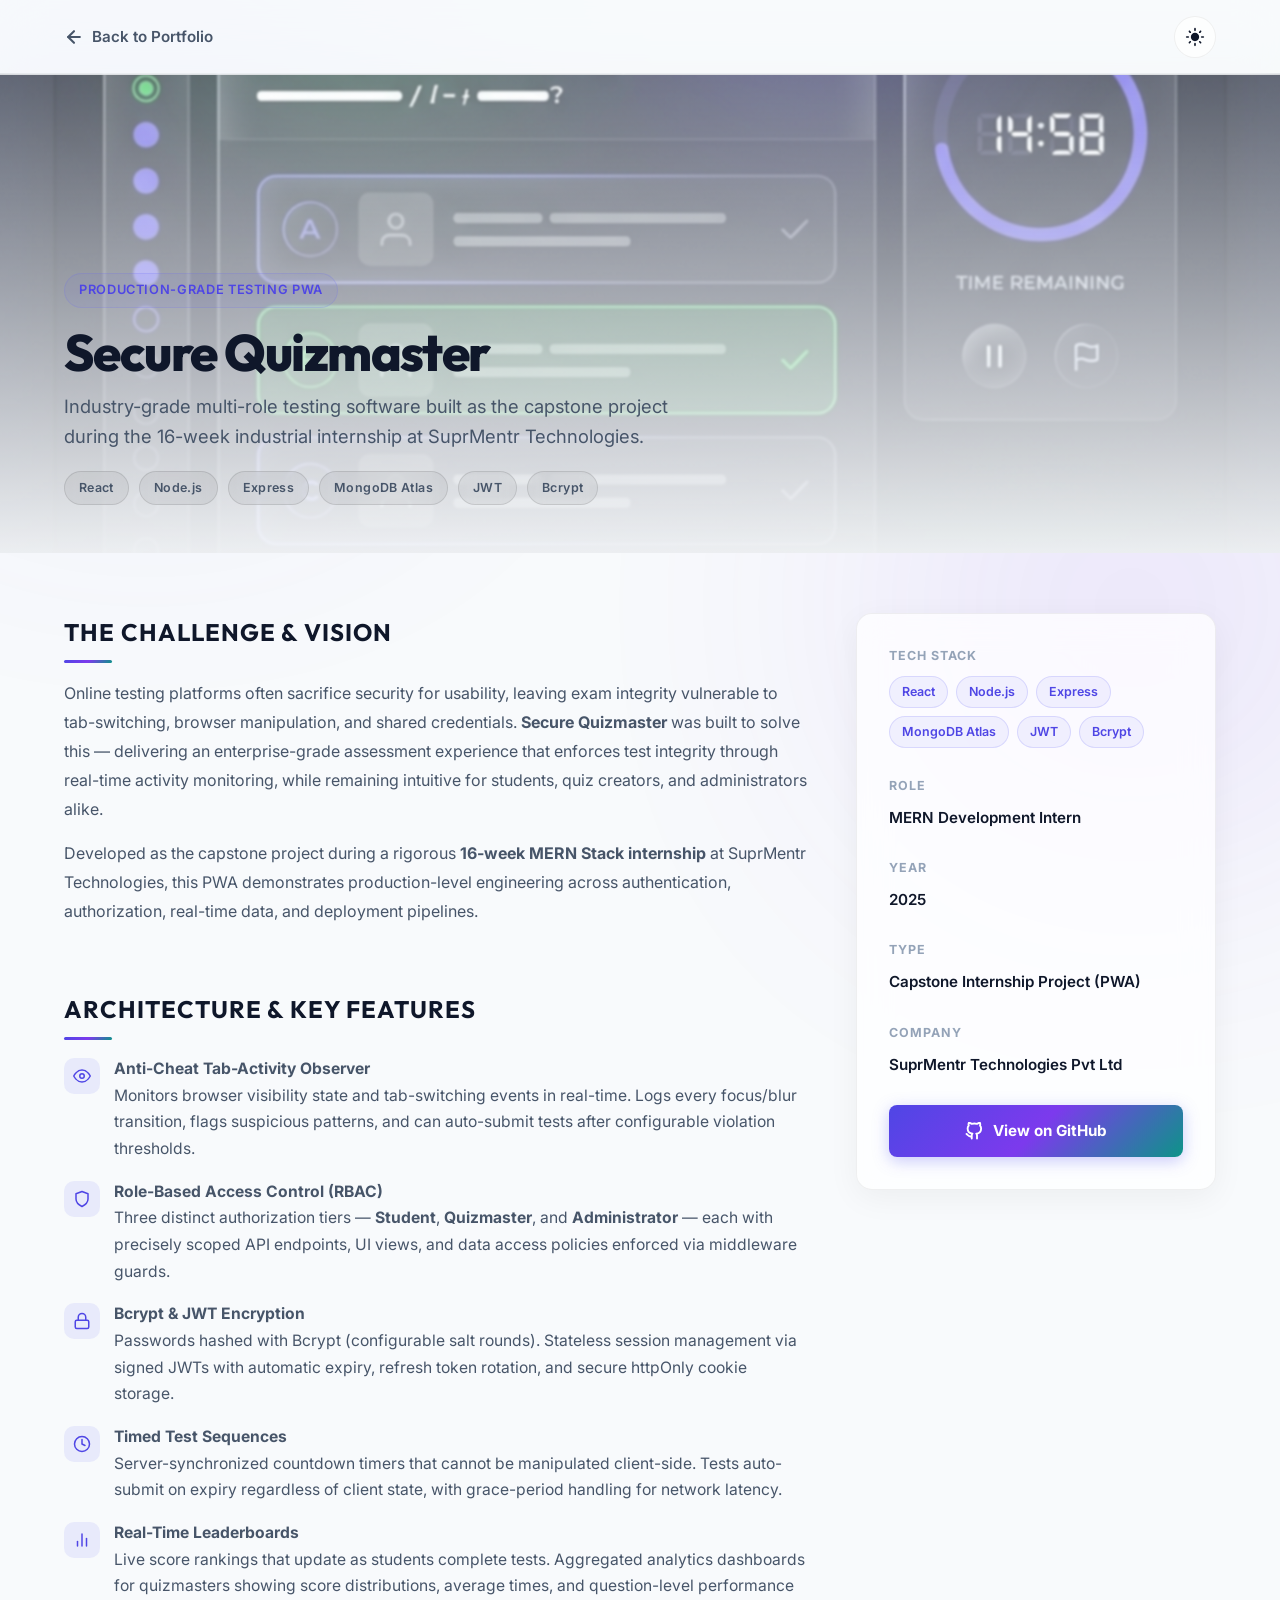
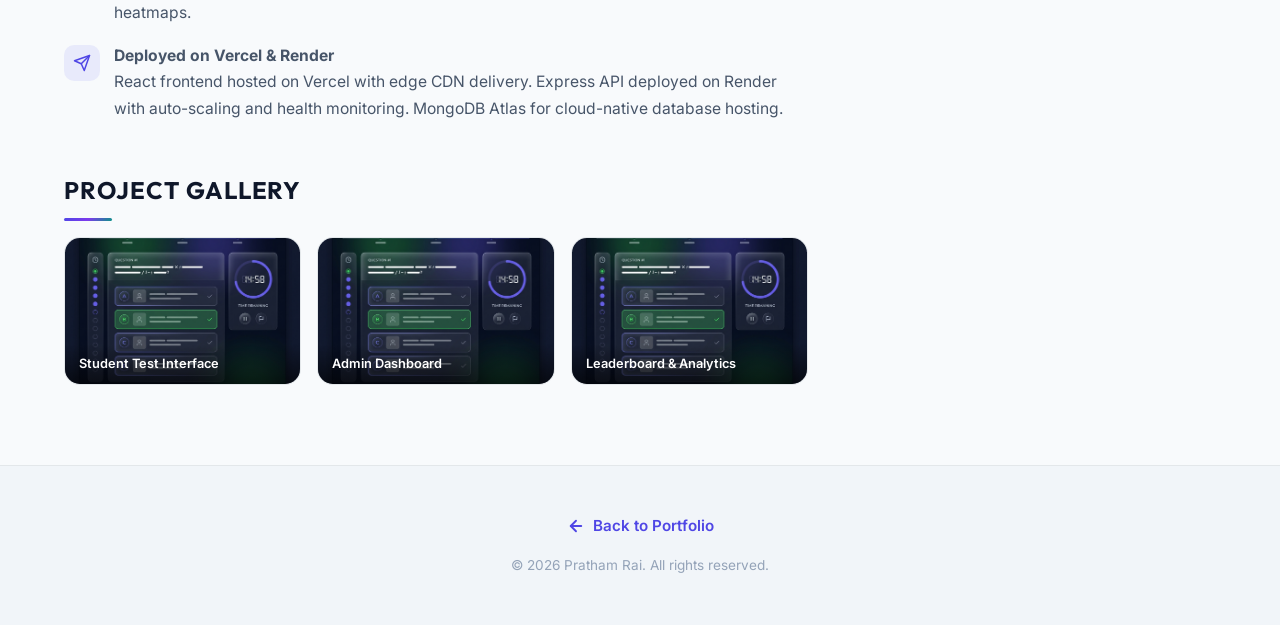
<file: pages/quizmaster.html>
<!DOCTYPE html>
<html lang="en">
<head>
  <meta charset="UTF-8">
  <meta name="viewport" content="width=device-width, initial-scale=1.0">

  <!-- Primary Meta Tags -->
  <title>Secure Quizmaster — Production-Grade Testing PWA | Pratham Rai</title>
  <meta name="title" content="Secure Quizmaster — Production-Grade Testing PWA | Pratham Rai">
  <meta name="description" content="Industry-grade multi-role testing software built as the capstone project during a 16-week industrial internship at SuprMentr Technologies. MERN Stack with JWT, Bcrypt, RBAC, anti-cheat systems, and real-time leaderboards.">
  <meta name="keywords" content="Secure Quizmaster, Quiz App, MERN Stack, JWT, Bcrypt, RBAC, Anti-Cheat, React, Node.js, Express, MongoDB, Pratham Rai, Full-Stack Developer">
  <meta name="author" content="Pratham Rai">
  <meta name="robots" content="index, follow">

  <!-- Open Graph -->
  <meta property="og:type" content="article">
  <meta property="og:title" content="Secure Quizmaster — Production-Grade Testing PWA | Pratham Rai">
  <meta property="og:description" content="MERN-stack capstone project featuring anti-cheat tab monitoring, RBAC, JWT/Bcrypt security, timed tests, and real-time leaderboards.">
  <meta property="og:image" content="https://pratham-rai.github.io/Portfolio/assets/project_quiz.png">

  <!-- Twitter -->
  <meta property="twitter:card" content="summary_large_image">
  <meta property="twitter:title" content="Secure Quizmaster — Production-Grade Testing PWA | Pratham Rai">
  <meta property="twitter:description" content="MERN-stack capstone project featuring anti-cheat tab monitoring, RBAC, JWT/Bcrypt security, timed tests, and real-time leaderboards.">
  <meta property="twitter:image" content="https://pratham-rai.github.io/Portfolio/assets/project_quiz.png">

  <!-- Favicon -->
  <link rel="icon" href="data:image/svg+xml,<svg xmlns=%22http://www.w3.org/2000/svg%22 viewBox=%220 0 100 100%22><text y=%22.9em%22 font-size=%2290%22>👨‍💻</text></svg>">

  <!-- Shared Stylesheet -->
  <link rel="stylesheet" href="../style.css">

  <!-- Detail Page Styles -->
  <style>
    /* ===== TOP BAR ===== */
    .detail-topbar {
      position: fixed;
      top: 0;
      left: 0;
      width: 100%;
      z-index: 1000;
      padding: 16px 0;
      background: rgba(6, 9, 19, 0.72);
      backdrop-filter: blur(20px) saturate(180%);
      -webkit-backdrop-filter: blur(20px) saturate(180%);
      border-bottom: 1px solid var(--border-color);
      transition: background-color var(--transition-normal);
    }
    [data-theme="light"] .detail-topbar {
      background: rgba(248, 250, 252, 0.82);
    }
    .topbar-inner {
      max-width: var(--container-width);
      margin: 0 auto;
      padding: 0 24px;
      display: flex;
      justify-content: space-between;
      align-items: center;
    }
    .detail-back-btn {
      display: inline-flex;
      align-items: center;
      gap: 8px;
      font-weight: 600;
      font-size: 0.95rem;
      color: var(--text-secondary);
      transition: color var(--transition-fast), transform var(--transition-fast);
    }
    .detail-back-btn:hover {
      color: var(--accent-color);
      transform: translateX(-4px);
    }
    .detail-back-btn svg {
      transition: transform var(--transition-fast);
    }
    .detail-back-btn:hover svg {
      transform: translateX(-3px);
    }

    /* ===== HERO ===== */
    .detail-hero {
      position: relative;
      width: 100%;
      height: 480px;
      margin-top: 73px;
      overflow: hidden;
      display: flex;
      align-items: flex-end;
    }
    .detail-hero-bg {
      position: absolute;
      inset: 0;
      background-size: cover;
      background-position: center;
      filter: blur(1px);
      transform: scale(1.04);
      transition: transform 8s ease;
    }
    .detail-hero:hover .detail-hero-bg {
      transform: scale(1.08);
    }
    .detail-hero-overlay {
      position: absolute;
      inset: 0;
      background: linear-gradient(180deg, rgba(6,9,19,0.45) 0%, rgba(6,9,19,0.92) 100%);
      z-index: 1;
    }
    [data-theme="light"] .detail-hero-overlay {
      background: linear-gradient(180deg, rgba(248,250,252,0.35) 0%, rgba(248,250,252,0.95) 100%);
    }
    .detail-hero-content {
      position: relative;
      z-index: 2;
      max-width: var(--container-width);
      margin: 0 auto;
      padding: 0 24px 48px;
      width: 100%;
    }
    .detail-hero-content .badge {
      margin-bottom: 16px;
    }
    .detail-hero-title {
      font-size: 3.2rem;
      font-weight: 800;
      letter-spacing: -0.03em;
      margin-bottom: 12px;
      line-height: 1.1;
    }
    .detail-hero-subtitle {
      font-size: 1.15rem;
      color: var(--text-secondary);
      max-width: 640px;
    }
    .hero-badges {
      display: flex;
      gap: 10px;
      flex-wrap: wrap;
      margin-top: 20px;
    }
    .hero-tech-badge {
      display: inline-flex;
      align-items: center;
      gap: 5px;
      background: rgba(255, 255, 255, 0.07);
      border: 1px solid rgba(255, 255, 255, 0.12);
      color: #e2e8f0;
      padding: 6px 14px;
      border-radius: 50px;
      font-size: 0.78rem;
      font-weight: 600;
      letter-spacing: 0.03em;
      backdrop-filter: blur(8px);
    }
    [data-theme="light"] .hero-tech-badge {
      background: rgba(0, 0, 0, 0.05);
      border-color: rgba(0, 0, 0, 0.1);
      color: var(--text-secondary);
    }

    /* ===== CONTENT LAYOUT ===== */
    .detail-content {
      max-width: var(--container-width);
      margin: 0 auto;
      padding: 60px 24px 80px;
      display: grid;
      grid-template-columns: 1fr 360px;
      gap: 48px;
      align-items: start;
    }
    .detail-main {
      display: flex;
      flex-direction: column;
      gap: 48px;
    }

    /* Section blocks */
    .content-section h2 {
      font-size: 1.5rem;
      font-weight: 700;
      margin-bottom: 16px;
      text-transform: uppercase;
      letter-spacing: 0.04em;
      position: relative;
      padding-bottom: 12px;
    }
    .content-section h2::after {
      content: '';
      position: absolute;
      bottom: 0;
      left: 0;
      width: 48px;
      height: 3px;
      background: var(--accent-gradient);
      border-radius: 3px;
    }
    .content-section p {
      color: var(--text-secondary);
      font-size: 1rem;
      line-height: 1.8;
      margin-bottom: 16px;
    }
    .feature-list {
      list-style: none;
      padding: 0;
      display: flex;
      flex-direction: column;
      gap: 16px;
    }
    .feature-list li {
      display: flex;
      gap: 14px;
      align-items: flex-start;
      color: var(--text-secondary);
      font-size: 0.98rem;
      line-height: 1.7;
    }
    .feature-icon {
      flex-shrink: 0;
      width: 36px;
      height: 36px;
      border-radius: 10px;
      background: rgba(99, 102, 241, 0.1);
      display: flex;
      align-items: center;
      justify-content: center;
      color: var(--accent-color);
      margin-top: 2px;
    }

    /* ===== GALLERY ===== */
    .detail-gallery {
      display: grid;
      grid-template-columns: repeat(3, 1fr);
      gap: 16px;
    }
    .gallery-item {
      position: relative;
      border-radius: var(--radius-md);
      overflow: hidden;
      aspect-ratio: 16 / 10;
      background: var(--bg-secondary);
      border: 1px solid var(--border-color);
    }
    .gallery-item img {
      width: 100%;
      height: 100%;
      object-fit: cover;
      transition: transform var(--transition-slow);
    }
    .gallery-item:hover img {
      transform: scale(1.06);
    }
    .gallery-caption {
      position: absolute;
      bottom: 0;
      left: 0;
      right: 0;
      padding: 10px 14px;
      background: linear-gradient(transparent, rgba(6,9,19,0.85));
      font-size: 0.8rem;
      font-weight: 600;
      color: #e2e8f0;
    }
    [data-theme="light"] .gallery-caption {
      background: linear-gradient(transparent, rgba(0,0,0,0.6));
      color: #fff;
    }

    /* ===== SIDEBAR ===== */
    .detail-sidebar {
      position: sticky;
      top: 100px;
    }
    .sidebar-card {
      padding: 32px;
      display: flex;
      flex-direction: column;
      gap: 28px;
    }
    .sidebar-section-title {
      font-size: 0.78rem;
      text-transform: uppercase;
      letter-spacing: 0.08em;
      color: var(--text-muted);
      font-weight: 700;
      margin-bottom: 10px;
    }
    .sidebar-value {
      font-size: 0.95rem;
      font-weight: 600;
      color: var(--text-primary);
      line-height: 1.6;
    }
    .sidebar-tech-tags {
      display: flex;
      flex-wrap: wrap;
      gap: 8px;
    }
    .sidebar-tech-tag {
      font-size: 0.78rem;
      font-weight: 600;
      background: rgba(99, 102, 241, 0.08);
      border: 1px solid rgba(99, 102, 241, 0.18);
      color: var(--accent-color);
      padding: 5px 12px;
      border-radius: 50px;
    }
    .sidebar-github-btn {
      display: inline-flex;
      align-items: center;
      justify-content: center;
      gap: 10px;
      width: 100%;
      padding: 14px 24px;
      background: var(--accent-gradient);
      color: #fff;
      border: none;
      border-radius: var(--radius-sm);
      font-weight: 700;
      font-size: 0.95rem;
      cursor: pointer;
      box-shadow: 0 4px 16px rgba(99, 102, 241, 0.35);
      transition: transform var(--transition-fast), box-shadow var(--transition-fast);
    }
    .sidebar-github-btn:hover {
      transform: translateY(-2px);
      box-shadow: 0 6px 24px rgba(99, 102, 241, 0.55);
    }

    /* ===== FOOTER ===== */
    .detail-footer {
      padding: 48px 0;
      border-top: 1px solid var(--border-color);
      text-align: center;
      background: var(--bg-secondary);
    }
    .detail-footer a {
      color: var(--accent-color);
      font-weight: 600;
      transition: color var(--transition-fast);
    }
    .detail-footer a:hover {
      color: var(--accent-secondary);
    }
    .detail-footer .footer-copy {
      color: var(--text-muted);
      font-size: 0.85rem;
      margin-top: 12px;
    }

    /* ===== DECORATIVE GLOW ===== */
    .page-glow {
      position: fixed;
      width: 500px;
      height: 500px;
      border-radius: 50%;
      filter: blur(140px);
      z-index: -1;
      opacity: 0.12;
      pointer-events: none;
    }
    .page-glow-1 { top: -8%; left: -8%; background: var(--accent-color); }
    .page-glow-2 { bottom: 5%; right: -8%; background: var(--accent-secondary); }

    /* ===== RESPONSIVE ===== */
    @media (max-width: 1024px) {
      .detail-content {
        grid-template-columns: 1fr;
        gap: 40px;
      }
      .detail-sidebar {
        position: static;
      }
      .detail-hero-title {
        font-size: 2.6rem;
      }
    }
    @media (max-width: 768px) {
      .detail-hero {
        height: 380px;
      }
      .detail-hero-title {
        font-size: 2rem;
      }
      .detail-gallery {
        grid-template-columns: 1fr;
      }
      .detail-content {
        padding: 40px 20px 60px;
      }
    }
  </style>
</head>
<body data-theme="dark">

  <!-- Decorative Glows -->
  <div class="page-glow page-glow-1"></div>
  <div class="page-glow page-glow-2"></div>

  <!-- Top Bar -->
  <div class="detail-topbar">
    <div class="topbar-inner">
      <a href="../index.html" class="detail-back-btn">
        <svg width="20" height="20" viewBox="0 0 24 24" fill="none" stroke="currentColor" stroke-width="2.5" stroke-linecap="round" stroke-linejoin="round"><line x1="19" y1="12" x2="5" y2="12"></line><polyline points="12 19 5 12 12 5"></polyline></svg>
        Back to Portfolio
      </a>
      <button class="theme-toggle-btn" id="theme-toggle" aria-label="Toggle Theme">
        <svg class="sun" viewBox="0 0 24 24"><path d="M12 7c-2.76 0-5 2.24-5 5s2.24 5 5 5 5-2.24 5-5-2.24-5-5-5zM2 13h2c.55 0 1-.45 1-1s-.45-1-1-1H2c-.55 0-1 .45-1 1s.45 1 1 1zm18 0h2c.55 0 1-.45 1-1s-.45-1-1-1h-2c-.55 0-1 .45-1 1s.45 1 1 1zM11 2v2c0 .55.45 1 1 1s1-.45 1-1V2c0-.55-.45-1-1-1s-1 .45-1 1zm0 18v2c0 .55.45 1 1 1s1-.45 1-1v-2c0-.55-.45-1-1-1s-1 .45-1 1zM5.99 4.58c-.39-.39-1.03-.39-1.41 0s-.39 1.03 0 1.41l1.06 1.06c.39.39 1.03.39 1.41 0s.39-1.03 0-1.41L5.99 4.58zm12.37 12.37c-.39-.39-1.03-.39-1.41 0s-.39 1.03 0 1.41l1.06 1.06c.39.39 1.03.39 1.41 0s.39-1.03 0-1.41l-1.06-1.06zm1.06-10.96c.39-.39.39-1.03 0-1.41s-1.03-.39-1.41 0l-1.06 1.06c-.39.39-.39 1.03 0 1.41s1.03.39 1.41 0l1.06-1.06zM7.05 18.36c.39-.39.39-1.03 0-1.41s-1.03-.39-1.41 0l-1.06 1.06c-.39.39-.39 1.03 0 1.41s1.03.39 1.41 0l1.06-1.06z"/></svg>
        <svg class="moon" viewBox="0 0 24 24"><path d="M12.3 22c5.3 0 9.7-4.4 9.7-9.7 0-1.7-.5-3.4-1.3-4.8-.4-.7-1.3-.8-1.8-.2-.3.3-.4.7-.4 1.1.2 2.2-.4 4.4-1.9 6-1.5 1.6-3.7 2.4-6 2.2-1.7-.2-3.3-1-4.4-2.3-.4-.5-1.2-.4-1.6.2-.8 1.4-1.3 3.1-1.3 4.8 0 5.3 4.4 9.7 9.7 9.7z"/></svg>
      </button>
    </div>
  </div>

  <!-- Hero Section -->
  <section class="detail-hero">
    <div class="detail-hero-bg" style="background-image: url('../assets/project_quiz.png');"></div>
    <div class="detail-hero-overlay"></div>
    <div class="detail-hero-content">
      <span class="badge">Production-Grade Testing PWA</span>
      <h1 class="detail-hero-title">Secure Quizmaster</h1>
      <p class="detail-hero-subtitle">Industry-grade multi-role testing software built as the capstone project during the 16-week industrial internship at SuprMentr Technologies.</p>
      <div class="hero-badges">
        <span class="hero-tech-badge">React</span>
        <span class="hero-tech-badge">Node.js</span>
        <span class="hero-tech-badge">Express</span>
        <span class="hero-tech-badge">MongoDB Atlas</span>
        <span class="hero-tech-badge">JWT</span>
        <span class="hero-tech-badge">Bcrypt</span>
      </div>
    </div>
  </section>

  <!-- Content -->
  <div class="detail-content">
    <!-- Main Column -->
    <div class="detail-main">

      <!-- Challenge / Vision -->
      <div class="content-section">
        <h2>The Challenge &amp; Vision</h2>
        <p>
          Online testing platforms often sacrifice security for usability, leaving exam integrity vulnerable to tab-switching, browser manipulation, and shared credentials. <strong>Secure Quizmaster</strong> was built to solve this — delivering an enterprise-grade assessment experience that enforces test integrity through real-time activity monitoring, while remaining intuitive for students, quiz creators, and administrators alike.
        </p>
        <p>
          Developed as the capstone project during a rigorous <strong>16-week MERN Stack internship</strong> at SuprMentr Technologies, this PWA demonstrates production-level engineering across authentication, authorization, real-time data, and deployment pipelines.
        </p>
      </div>

      <!-- Architecture / Features -->
      <div class="content-section">
        <h2>Architecture &amp; Key Features</h2>
        <ul class="feature-list">
          <li>
            <div class="feature-icon">
              <svg width="18" height="18" viewBox="0 0 24 24" fill="none" stroke="currentColor" stroke-width="2" stroke-linecap="round" stroke-linejoin="round"><path d="M1 12s4-8 11-8 11 8 11 8-4 8-11 8-11-8-11-8z"/><circle cx="12" cy="12" r="3"/></svg>
            </div>
            <div>
              <strong>Anti-Cheat Tab-Activity Observer</strong><br>
              Monitors browser visibility state and tab-switching events in real-time. Logs every focus/blur transition, flags suspicious patterns, and can auto-submit tests after configurable violation thresholds.
            </div>
          </li>
          <li>
            <div class="feature-icon">
              <svg width="18" height="18" viewBox="0 0 24 24" fill="none" stroke="currentColor" stroke-width="2" stroke-linecap="round" stroke-linejoin="round"><path d="M12 22s8-4 8-10V5l-8-3-8 3v7c0 6 8 10 8 10z"/></svg>
            </div>
            <div>
              <strong>Role-Based Access Control (RBAC)</strong><br>
              Three distinct authorization tiers — <strong>Student</strong>, <strong>Quizmaster</strong>, and <strong>Administrator</strong> — each with precisely scoped API endpoints, UI views, and data access policies enforced via middleware guards.
            </div>
          </li>
          <li>
            <div class="feature-icon">
              <svg width="18" height="18" viewBox="0 0 24 24" fill="none" stroke="currentColor" stroke-width="2" stroke-linecap="round" stroke-linejoin="round"><rect x="3" y="11" width="18" height="11" rx="2" ry="2"/><path d="M7 11V7a5 5 0 0 1 10 0v4"/></svg>
            </div>
            <div>
              <strong>Bcrypt &amp; JWT Encryption</strong><br>
              Passwords hashed with Bcrypt (configurable salt rounds). Stateless session management via signed JWTs with automatic expiry, refresh token rotation, and secure httpOnly cookie storage.
            </div>
          </li>
          <li>
            <div class="feature-icon">
              <svg width="18" height="18" viewBox="0 0 24 24" fill="none" stroke="currentColor" stroke-width="2" stroke-linecap="round" stroke-linejoin="round"><circle cx="12" cy="12" r="10"/><polyline points="12 6 12 12 16 14"/></svg>
            </div>
            <div>
              <strong>Timed Test Sequences</strong><br>
              Server-synchronized countdown timers that cannot be manipulated client-side. Tests auto-submit on expiry regardless of client state, with grace-period handling for network latency.
            </div>
          </li>
          <li>
            <div class="feature-icon">
              <svg width="18" height="18" viewBox="0 0 24 24" fill="none" stroke="currentColor" stroke-width="2" stroke-linecap="round" stroke-linejoin="round"><path d="M18 20V10"/><path d="M12 20V4"/><path d="M6 20v-6"/></svg>
            </div>
            <div>
              <strong>Real-Time Leaderboards</strong><br>
              Live score rankings that update as students complete tests. Aggregated analytics dashboards for quizmasters showing score distributions, average times, and question-level performance heatmaps.
            </div>
          </li>
          <li>
            <div class="feature-icon">
              <svg width="18" height="18" viewBox="0 0 24 24" fill="none" stroke="currentColor" stroke-width="2" stroke-linecap="round" stroke-linejoin="round"><line x1="22" y1="2" x2="11" y2="13"/><polygon points="22 2 15 22 11 13 2 9 22 2"/></svg>
            </div>
            <div>
              <strong>Deployed on Vercel &amp; Render</strong><br>
              React frontend hosted on Vercel with edge CDN delivery. Express API deployed on Render with auto-scaling and health monitoring. MongoDB Atlas for cloud-native database hosting.
            </div>
          </li>
        </ul>
      </div>

      <!-- Gallery -->
      <div class="content-section">
        <h2>Project Gallery</h2>
        <div class="detail-gallery">
          <div class="gallery-item">
            <img src="../assets/project_quiz.png" alt="Quizmaster Screenshot 1" loading="lazy">
            <div class="gallery-caption">Student Test Interface</div>
          </div>
          <div class="gallery-item">
            <img src="../assets/project_quiz.png" alt="Quizmaster Screenshot 2" loading="lazy">
            <div class="gallery-caption">Admin Dashboard</div>
          </div>
          <div class="gallery-item">
            <img src="../assets/project_quiz.png" alt="Quizmaster Screenshot 3" loading="lazy">
            <div class="gallery-caption">Leaderboard & Analytics</div>
          </div>
        </div>
      </div>
    </div>

    <!-- Sidebar -->
    <aside class="detail-sidebar">
      <div class="glass-card sidebar-card">
        <div>
          <div class="sidebar-section-title">Tech Stack</div>
          <div class="sidebar-tech-tags">
            <span class="sidebar-tech-tag">React</span>
            <span class="sidebar-tech-tag">Node.js</span>
            <span class="sidebar-tech-tag">Express</span>
            <span class="sidebar-tech-tag">MongoDB Atlas</span>
            <span class="sidebar-tech-tag">JWT</span>
            <span class="sidebar-tech-tag">Bcrypt</span>
          </div>
        </div>
        <div>
          <div class="sidebar-section-title">Role</div>
          <div class="sidebar-value">MERN Development Intern</div>
        </div>
        <div>
          <div class="sidebar-section-title">Year</div>
          <div class="sidebar-value">2025</div>
        </div>
        <div>
          <div class="sidebar-section-title">Type</div>
          <div class="sidebar-value">Capstone Internship Project (PWA)</div>
        </div>
        <div>
          <div class="sidebar-section-title">Company</div>
          <div class="sidebar-value">SuprMentr Technologies Pvt Ltd</div>
        </div>
        <a href="https://github.com/pratham-rai/QuizApp" target="_blank" class="sidebar-github-btn">
          <svg width="18" height="18" viewBox="0 0 24 24" fill="none" stroke="currentColor" stroke-width="2.5" stroke-linecap="round" stroke-linejoin="round"><path d="M9 19c-5 1.5-5-2.5-7-3m14 6v-3.87a3.37 3.37 0 0 0-.94-2.61c3.14-.35 6.44-1.54 6.44-7A5.44 5.44 0 0 0 20 4.77 5.07 5.07 0 0 0 19.91 1S18.73.65 16 2.48a13.38 13.38 0 0 0-7 0C6.27.65 5.09 1 5.09 1A5.07 5.07 0 0 0 5 4.77a5.44 5.44 0 0 0-1.5 3.78c0 5.42 3.3 6.61 6.44 7A3.37 3.37 0 0 0 9 18.13V22"/></svg>
          View on GitHub
        </a>
      </div>
    </aside>
  </div>

  <!-- Footer -->
  <footer class="detail-footer">
    <a href="../index.html" class="detail-back-btn" style="justify-content: center;">
      <svg width="18" height="18" viewBox="0 0 24 24" fill="none" stroke="currentColor" stroke-width="2.5" stroke-linecap="round" stroke-linejoin="round"><line x1="19" y1="12" x2="5" y2="12"></line><polyline points="12 19 5 12 12 5"></polyline></svg>
      Back to Portfolio
    </a>
    <p class="footer-copy">© 2026 Pratham Rai. All rights reserved.</p>
  </footer>

  <!-- Theme Toggle Script -->
  <script>
    (function() {
      const toggle = document.getElementById('theme-toggle') || document.getElementById('themeToggle');
      const setTheme = (theme) => {
        document.documentElement.setAttribute('data-theme', theme);
        document.body.setAttribute('data-theme', theme);
        localStorage.setItem('pratham-theme', theme);
      };
      
      const saved = localStorage.getItem('pratham-theme') || 'dark';
      setTheme(saved);

      if (toggle) {
        toggle.addEventListener('click', () => {
          const current = document.documentElement.getAttribute('data-theme') || 'dark';
          const next = current === 'dark' ? 'light' : 'dark';
          setTheme(next);
        });
      }
    })();
  </script>
</body>
</html>
</file>
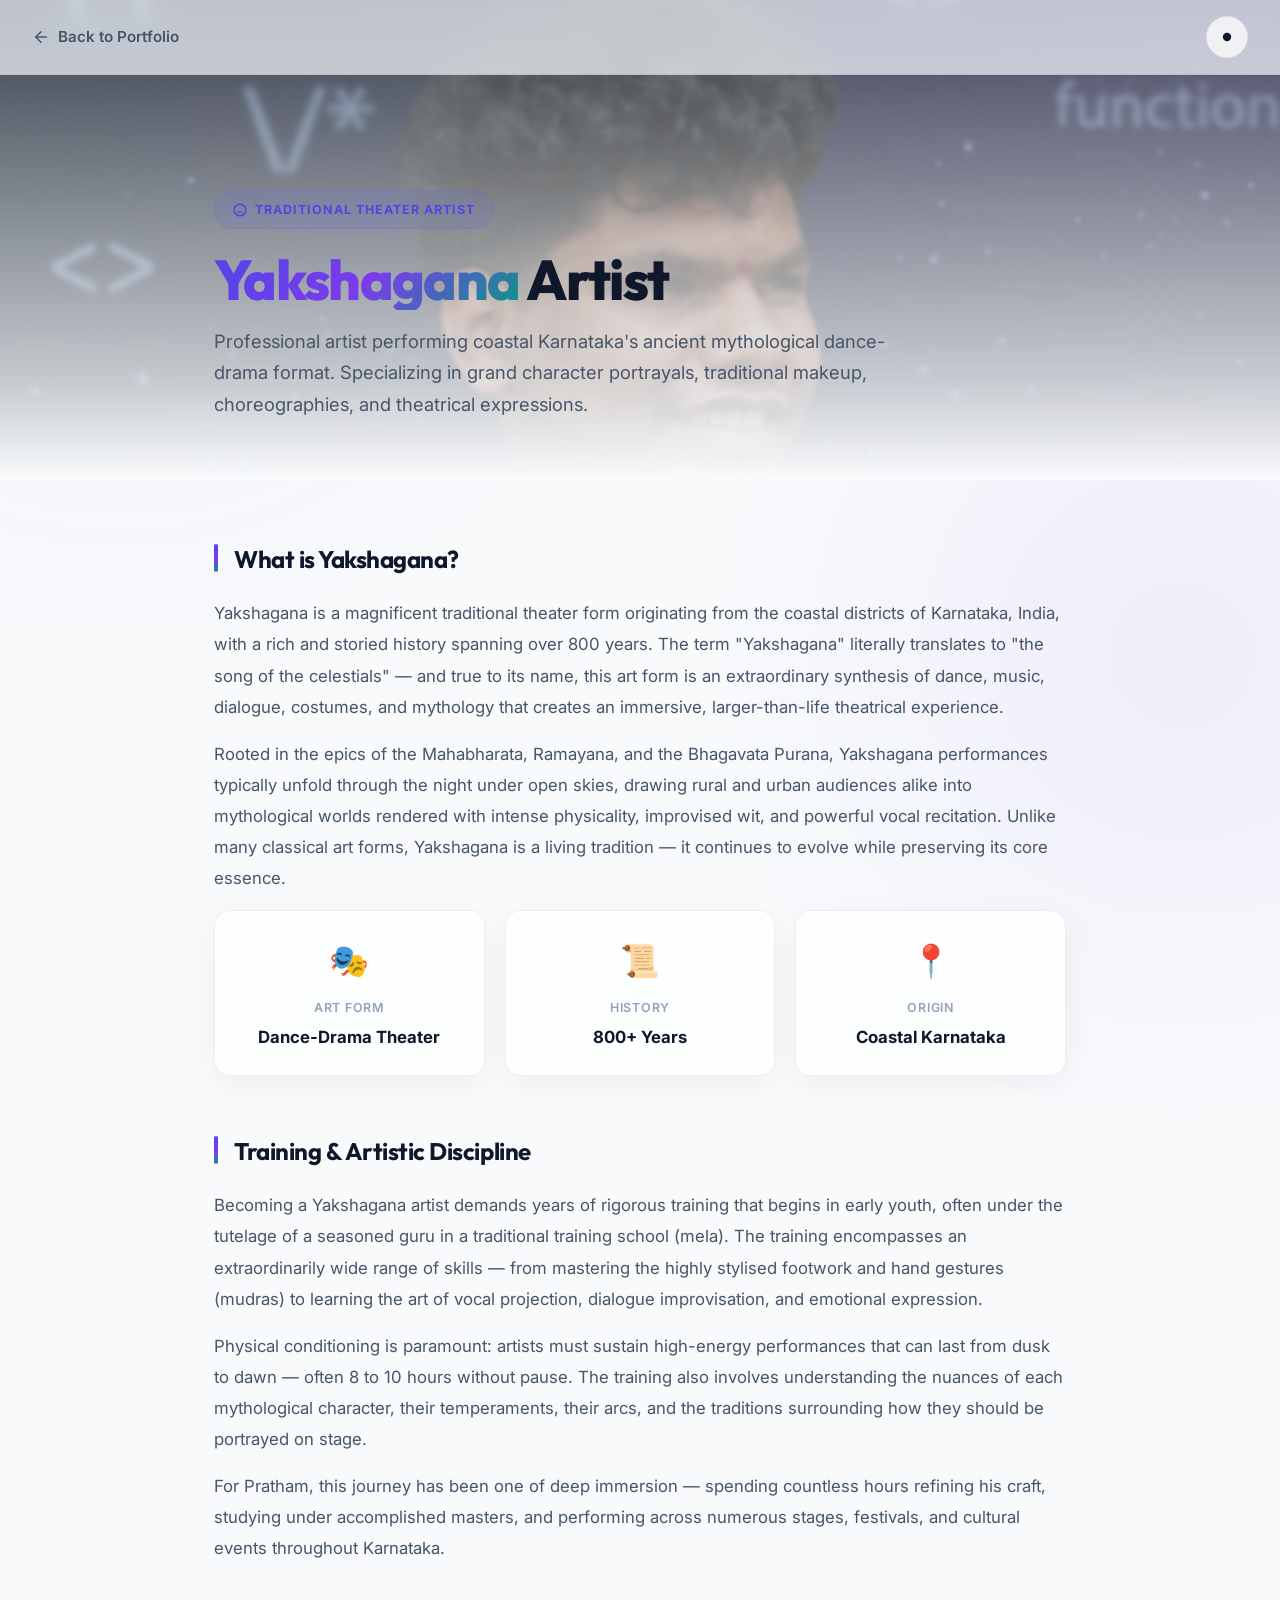
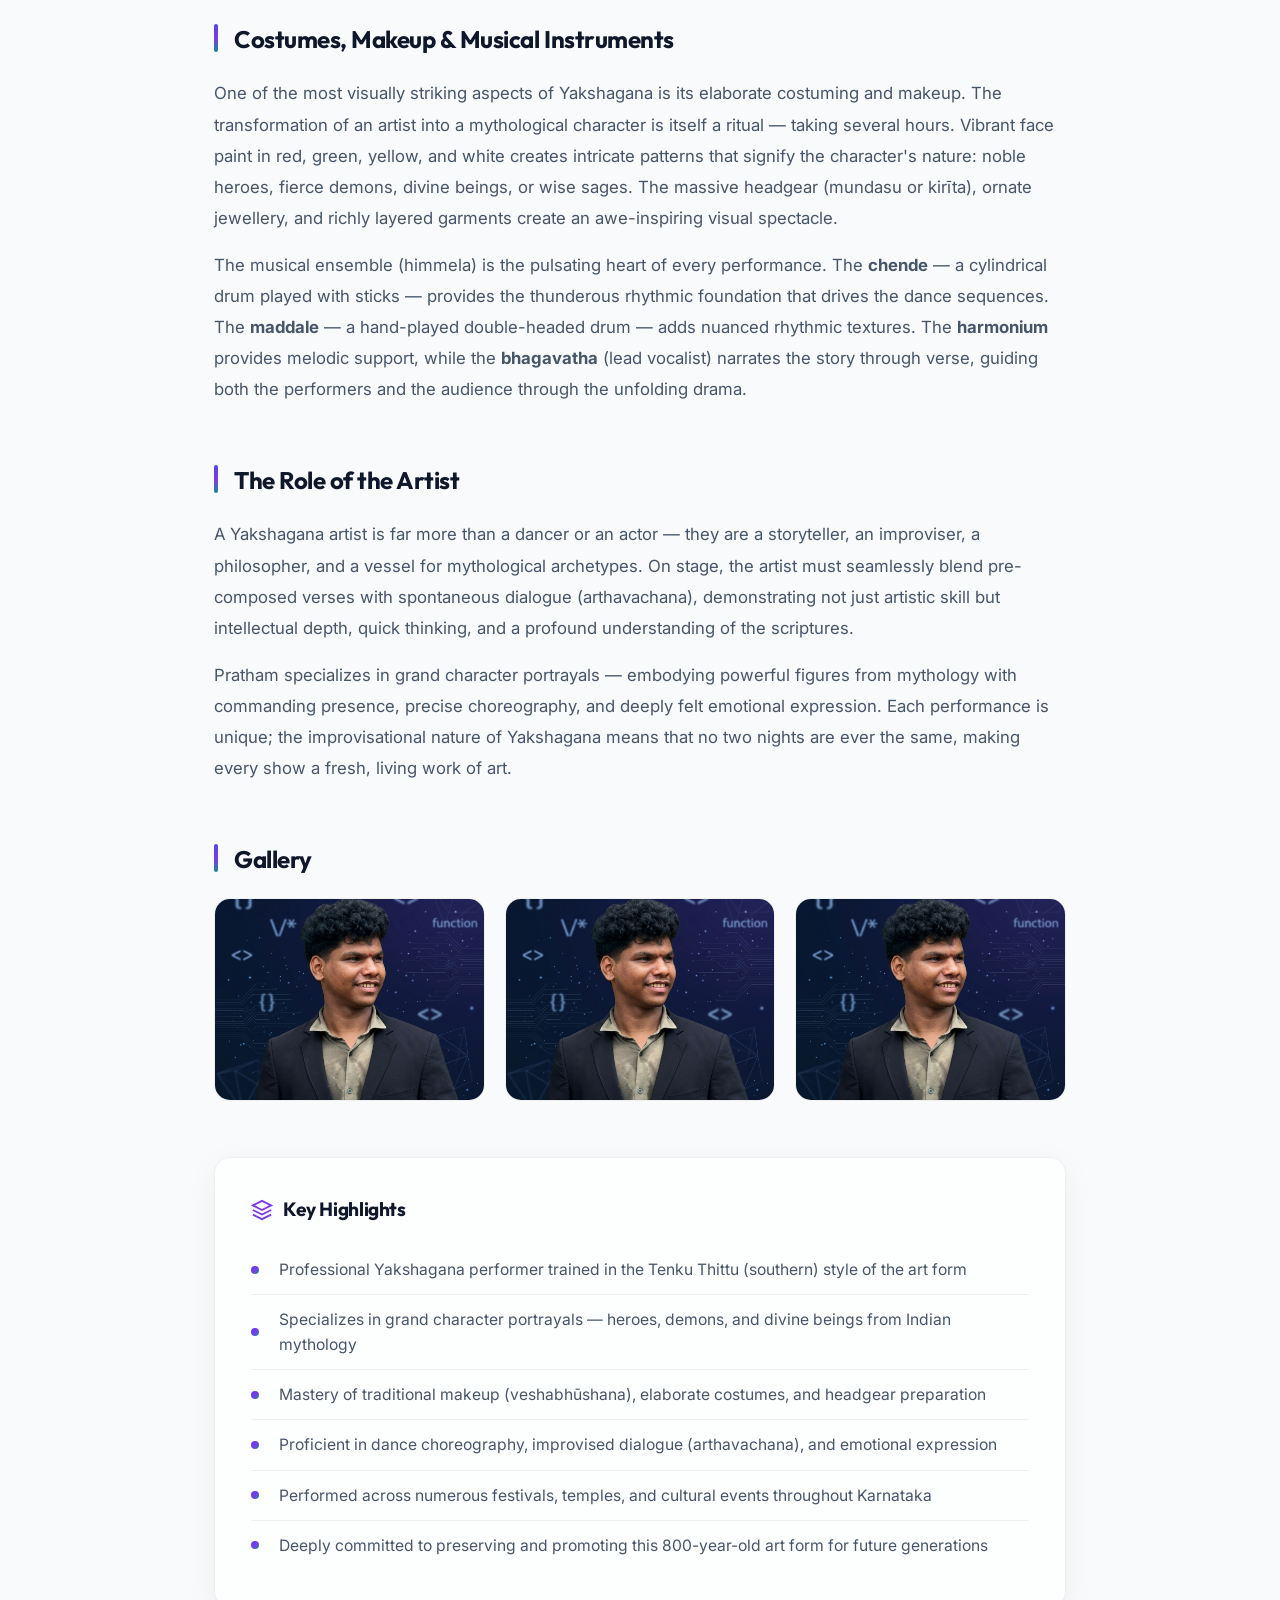
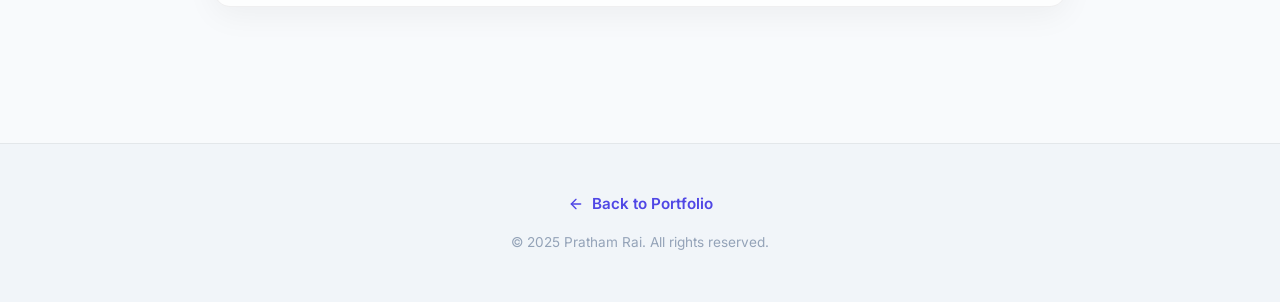
<file: pages/yakshagana.html>
<!DOCTYPE html>
<html lang="en">
<head>
  <meta charset="UTF-8">
  <meta name="viewport" content="width=device-width, initial-scale=1.0">
  <meta name="description" content="Pratham Rai — Professional Yakshagana artist performing coastal Karnataka's ancient mythological dance-drama format with 800+ years of history.">
  <meta name="keywords" content="Pratham Rai, Yakshagana, Dance Drama, Karnataka, Traditional Theater, Performing Arts, Chende, Maddale">
  <meta name="author" content="Pratham Rai">
  <meta property="og:title" content="Yakshagana Artist — Pratham Rai">
  <meta property="og:description" content="Professional artist performing coastal Karnataka's ancient mythological dance-drama format.">
  <meta property="og:type" content="website">
  <title>Yakshagana Artist — Pratham Rai</title>
  <link rel="stylesheet" href="../style.css">
  <style>
    .detail-glow-1,
    .detail-glow-2 {
      position: fixed;
      border-radius: 50%;
      filter: blur(140px);
      z-index: -1;
      opacity: 0.12;
      pointer-events: none;
    }
    .detail-glow-1 {
      width: 500px; height: 500px;
      top: -15%; left: -10%;
      background: var(--accent-color);
    }
    .detail-glow-2 {
      width: 400px; height: 400px;
      bottom: 5%; right: -8%;
      background: var(--accent-secondary);
    }

    .detail-topbar {
      position: fixed;
      top: 0; left: 0;
      width: 100%;
      z-index: 1000;
      padding: 16px 32px;
      display: flex;
      justify-content: space-between;
      align-items: center;
      background: rgba(6, 9, 19, 0.6);
      backdrop-filter: blur(20px) saturate(180%);
      -webkit-backdrop-filter: blur(20px) saturate(180%);
      border-bottom: 1px solid var(--border-color);
      transition: background-color var(--transition-normal);
    }
    [data-theme="light"] .detail-topbar {
      background: rgba(248, 250, 252, 0.7);
    }
    .detail-back-btn {
      display: inline-flex;
      align-items: center;
      gap: 8px;
      font-weight: 600;
      font-size: 0.95rem;
      color: var(--text-secondary);
      transition: color var(--transition-fast), transform var(--transition-fast);
    }
    .detail-back-btn:hover {
      color: var(--accent-color);
      transform: translateX(-4px);
    }
    .detail-back-btn svg {
      width: 18px; height: 18px;
      stroke: currentColor;
      fill: none;
      stroke-width: 2;
      stroke-linecap: round;
      stroke-linejoin: round;
    }

    .detail-hero {
      position: relative;
      width: 100%;
      min-height: 480px;
      display: flex;
      align-items: flex-end;
      overflow: hidden;
    }
    .detail-hero-bg {
      position: absolute;
      inset: 0;
      background-image: url('../assets/hero_portrait.png');
      background-size: cover;
      background-position: center 20%;
      filter: blur(2px) brightness(0.55);
      transform: scale(1.05);
      transition: filter var(--transition-normal);
    }
    [data-theme="light"] .detail-hero-bg {
      filter: blur(2px) brightness(0.65);
    }
    .detail-hero-overlay {
      position: absolute;
      inset: 0;
      background: linear-gradient(180deg, rgba(6,9,19,0.3) 0%, rgba(6,9,19,0.85) 80%, var(--bg-primary) 100%);
      transition: background var(--transition-normal);
    }
    [data-theme="light"] .detail-hero-overlay {
      background: linear-gradient(180deg, rgba(248,250,252,0.2) 0%, rgba(248,250,252,0.8) 80%, var(--bg-primary) 100%);
    }
    .detail-hero-content {
      position: relative;
      z-index: 2;
      max-width: 900px;
      margin: 0 auto;
      padding: 120px 24px 60px;
      width: 100%;
    }
    .detail-hero-badge {
      display: inline-flex;
      align-items: center;
      gap: 8px;
      background: rgba(99, 102, 241, 0.12);
      border: 1px solid rgba(99, 102, 241, 0.25);
      color: var(--accent-color);
      padding: 8px 18px;
      border-radius: 50px;
      font-size: 0.78rem;
      font-weight: 700;
      text-transform: uppercase;
      letter-spacing: 0.08em;
      margin-bottom: 20px;
      backdrop-filter: blur(8px);
    }
    .detail-hero-badge svg {
      width: 14px; height: 14px;
      stroke: currentColor;
      fill: none;
      stroke-width: 2.5;
    }
    .detail-hero-title {
      font-size: 3.5rem;
      font-weight: 800;
      line-height: 1.1;
      margin-bottom: 16px;
      letter-spacing: -0.03em;
    }
    .detail-hero-subtitle {
      font-size: 1.15rem;
      color: var(--text-secondary);
      max-width: 700px;
      line-height: 1.7;
    }

    .detail-content {
      max-width: 900px;
      margin: 0 auto;
      padding: 60px 24px 80px;
    }
    .detail-section {
      margin-bottom: 56px;
    }
    .detail-section-title {
      font-size: 1.5rem;
      font-weight: 700;
      margin-bottom: 20px;
      position: relative;
      padding-left: 20px;
    }
    .detail-section-title::before {
      content: '';
      position: absolute;
      left: 0; top: 4px;
      width: 4px; height: 28px;
      background: var(--accent-gradient);
      border-radius: 4px;
    }
    .detail-text {
      color: var(--text-secondary);
      font-size: 1.05rem;
      line-height: 1.85;
      margin-bottom: 16px;
    }

    /* Info Cards Grid */
    .info-cards-grid {
      display: grid;
      grid-template-columns: repeat(auto-fill, minmax(240px, 1fr));
      gap: 20px;
      margin-top: 12px;
      margin-bottom: 16px;
    }
    .info-card {
      padding: 24px;
      text-align: center;
    }
    .info-card-icon {
      font-size: 2rem;
      margin-bottom: 12px;
    }
    .info-card-label {
      font-size: 0.78rem;
      text-transform: uppercase;
      letter-spacing: 0.06em;
      color: var(--text-muted);
      font-weight: 600;
      margin-bottom: 6px;
    }
    .info-card-value {
      font-size: 1.05rem;
      font-weight: 700;
      color: var(--text-primary);
    }

    .detail-gallery {
      display: grid;
      grid-template-columns: repeat(3, 1fr);
      gap: 20px;
      margin-top: 12px;
    }
    .detail-gallery-item {
      position: relative;
      border-radius: var(--radius-md);
      overflow: hidden;
      aspect-ratio: 4 / 3;
      border: 1px solid var(--border-color);
      background: var(--bg-card);
    }
    .detail-gallery-item img {
      width: 100%; height: 100%;
      object-fit: cover;
      transition: transform var(--transition-slow);
    }
    .detail-gallery-item:hover img {
      transform: scale(1.08);
    }
    .detail-gallery-caption {
      position: absolute;
      bottom: 0; left: 0; right: 0;
      padding: 12px 16px;
      background: linear-gradient(transparent, rgba(0,0,0,0.7));
      font-size: 0.82rem;
      font-weight: 600;
      color: #fff;
      opacity: 0;
      transform: translateY(8px);
      transition: opacity var(--transition-fast), transform var(--transition-fast);
    }
    .detail-gallery-item:hover .detail-gallery-caption {
      opacity: 1;
      transform: translateY(0);
    }

    .detail-highlights {
      padding: 36px;
    }
    .detail-highlights-title {
      font-size: 1.2rem;
      font-weight: 700;
      margin-bottom: 20px;
      display: flex;
      align-items: center;
      gap: 10px;
    }
    .detail-highlights-title svg {
      width: 22px; height: 22px;
      stroke: var(--accent-secondary);
      fill: none;
      stroke-width: 2;
    }
    .detail-highlights ul {
      list-style: none;
      padding: 0;
    }
    .detail-highlights li {
      position: relative;
      padding: 12px 0 12px 28px;
      color: var(--text-secondary);
      font-size: 0.98rem;
      border-bottom: 1px solid var(--border-color);
    }
    .detail-highlights li:last-child { border-bottom: none; }
    .detail-highlights li::before {
      content: '';
      position: absolute;
      left: 0; top: 50%;
      transform: translateY(-50%);
      width: 8px; height: 8px;
      border-radius: 50%;
      background: var(--accent-gradient);
    }

    .detail-footer {
      padding: 48px 24px;
      border-top: 1px solid var(--border-color);
      text-align: center;
      background: var(--bg-secondary);
    }
    .detail-footer-back {
      display: inline-flex;
      align-items: center;
      gap: 8px;
      font-weight: 600;
      font-size: 0.95rem;
      color: var(--accent-color);
      margin-bottom: 16px;
      transition: transform var(--transition-fast);
    }
    .detail-footer-back:hover { transform: translateX(-4px); }
    .detail-footer-back svg {
      width: 16px; height: 16px;
      stroke: currentColor;
      fill: none;
      stroke-width: 2;
      stroke-linecap: round;
      stroke-linejoin: round;
    }
    .detail-footer-copy {
      font-size: 0.85rem;
      color: var(--text-muted);
    }

    @media (max-width: 768px) {
      .detail-hero-title { font-size: 2.4rem; }
      .detail-hero { min-height: 380px; }
      .detail-gallery { grid-template-columns: 1fr; }
      .detail-topbar { padding: 14px 20px; }
      .detail-highlights { padding: 24px; }
      .info-cards-grid { grid-template-columns: 1fr 1fr; }
    }
    @media (max-width: 480px) {
      .detail-hero-title { font-size: 2rem; }
      .detail-hero-content { padding: 100px 16px 40px; }
      .detail-content { padding: 40px 16px 60px; }
      .info-cards-grid { grid-template-columns: 1fr; }
    }

    .detail-hero-content > * {
      opacity: 0;
      transform: translateY(24px);
      animation: fadeSlideUp 0.7s ease forwards;
    }
    .detail-hero-content > *:nth-child(1) { animation-delay: 0.15s; }
    .detail-hero-content > *:nth-child(2) { animation-delay: 0.3s; }
    .detail-hero-content > *:nth-child(3) { animation-delay: 0.45s; }
    @keyframes fadeSlideUp {
      to { opacity: 1; transform: translateY(0); }
    }
    .detail-section {
      opacity: 0;
      transform: translateY(30px);
      animation: fadeSlideUp 0.7s ease forwards;
    }
    .detail-section:nth-of-type(1) { animation-delay: 0.5s; }
    .detail-section:nth-of-type(2) { animation-delay: 0.6s; }
    .detail-section:nth-of-type(3) { animation-delay: 0.7s; }
    .detail-section:nth-of-type(4) { animation-delay: 0.8s; }
    .detail-section:nth-of-type(5) { animation-delay: 0.9s; }
    .detail-section:nth-of-type(6) { animation-delay: 1.0s; }
  </style>
</head>

<body data-theme="dark">

  <div class="detail-glow-1"></div>
  <div class="detail-glow-2"></div>

  <!-- Top Bar -->
  <nav class="detail-topbar">
    <a href="../index.html" class="detail-back-btn">
      <svg viewBox="0 0 24 24"><line x1="19" y1="12" x2="5" y2="12"/><polyline points="12 19 5 12 12 5"/></svg>
      Back to Portfolio
    </a>
    <button class="theme-toggle-btn" id="themeToggle" aria-label="Toggle theme">
      <svg class="moon" viewBox="0 0 24 24" width="20" height="20"><path d="M21 12.79A9 9 0 1 1 11.21 3 7 7 0 0 0 21 12.79z"/></svg>
      <svg class="sun" viewBox="0 0 24 24" width="20" height="20"><circle cx="12" cy="12" r="5"/><line x1="12" y1="1" x2="12" y2="3"/><line x1="12" y1="21" x2="12" y2="23"/><line x1="4.22" y1="4.22" x2="5.64" y2="5.64"/><line x1="18.36" y1="18.36" x2="19.78" y2="19.78"/><line x1="1" y1="12" x2="3" y2="12"/><line x1="21" y1="12" x2="23" y2="12"/><line x1="4.22" y1="19.78" x2="5.64" y2="18.36"/><line x1="18.36" y1="5.64" x2="19.78" y2="4.22"/></svg>
    </button>
  </nav>

  <!-- Hero -->
  <section class="detail-hero">
    <div class="detail-hero-bg"></div>
    <div class="detail-hero-overlay"></div>
    <div class="detail-hero-content">
      <div class="detail-hero-badge">
        <svg viewBox="0 0 24 24"><circle cx="12" cy="12" r="10"/><path d="M8 14s1.5 2 4 2 4-2 4-2"/><line x1="9" y1="9" x2="9.01" y2="9"/><line x1="15" y1="9" x2="15.01" y2="9"/></svg>
        TRADITIONAL THEATER ARTIST
      </div>
      <h1 class="detail-hero-title"><span class="text-gradient">Yakshagana</span> Artist</h1>
      <p class="detail-hero-subtitle">Professional artist performing coastal Karnataka's ancient mythological dance-drama format. Specializing in grand character portrayals, traditional makeup, choreographies, and theatrical expressions.</p>
    </div>
  </section>

  <!-- Content -->
  <main class="detail-content">

    <!-- What is Yakshagana -->
    <section class="detail-section">
      <h2 class="detail-section-title">What is Yakshagana?</h2>
      <p class="detail-text">
        Yakshagana is a magnificent traditional theater form originating from the coastal districts of Karnataka, India, with a rich and storied history spanning over 800 years. The term "Yakshagana" literally translates to "the song of the celestials" — and true to its name, this art form is an extraordinary synthesis of dance, music, dialogue, costumes, and mythology that creates an immersive, larger-than-life theatrical experience.
      </p>
      <p class="detail-text">
        Rooted in the epics of the Mahabharata, Ramayana, and the Bhagavata Purana, Yakshagana performances typically unfold through the night under open skies, drawing rural and urban audiences alike into mythological worlds rendered with intense physicality, improvised wit, and powerful vocal recitation. Unlike many classical art forms, Yakshagana is a living tradition — it continues to evolve while preserving its core essence.
      </p>

      <!-- Quick Facts Cards -->
      <div class="info-cards-grid">
        <div class="info-card glass-card">
          <div class="info-card-icon">🎭</div>
          <div class="info-card-label">Art Form</div>
          <div class="info-card-value">Dance-Drama Theater</div>
        </div>
        <div class="info-card glass-card">
          <div class="info-card-icon">📜</div>
          <div class="info-card-label">History</div>
          <div class="info-card-value">800+ Years</div>
        </div>
        <div class="info-card glass-card">
          <div class="info-card-icon">📍</div>
          <div class="info-card-label">Origin</div>
          <div class="info-card-value">Coastal Karnataka</div>
        </div>
      </div>
    </section>

    <!-- Training & Discipline -->
    <section class="detail-section">
      <h2 class="detail-section-title">Training & Artistic Discipline</h2>
      <p class="detail-text">
        Becoming a Yakshagana artist demands years of rigorous training that begins in early youth, often under the tutelage of a seasoned guru in a traditional training school (mela). The training encompasses an extraordinarily wide range of skills — from mastering the highly stylised footwork and hand gestures (mudras) to learning the art of vocal projection, dialogue improvisation, and emotional expression.
      </p>
      <p class="detail-text">
        Physical conditioning is paramount: artists must sustain high-energy performances that can last from dusk to dawn — often 8 to 10 hours without pause. The training also involves understanding the nuances of each mythological character, their temperaments, their arcs, and the traditions surrounding how they should be portrayed on stage.
      </p>
      <p class="detail-text">
        For Pratham, this journey has been one of deep immersion — spending countless hours refining his craft, studying under accomplished masters, and performing across numerous stages, festivals, and cultural events throughout Karnataka.
      </p>
    </section>

    <!-- Costumes, Makeup & Music -->
    <section class="detail-section">
      <h2 class="detail-section-title">Costumes, Makeup & Musical Instruments</h2>
      <p class="detail-text">
        One of the most visually striking aspects of Yakshagana is its elaborate costuming and makeup. The transformation of an artist into a mythological character is itself a ritual — taking several hours. Vibrant face paint in red, green, yellow, and white creates intricate patterns that signify the character's nature: noble heroes, fierce demons, divine beings, or wise sages. The massive headgear (mundasu or kirīta), ornate jewellery, and richly layered garments create an awe-inspiring visual spectacle.
      </p>
      <p class="detail-text">
        The musical ensemble (himmela) is the pulsating heart of every performance. The <strong>chende</strong> — a cylindrical drum played with sticks — provides the thunderous rhythmic foundation that drives the dance sequences. The <strong>maddale</strong> — a hand-played double-headed drum — adds nuanced rhythmic textures. The <strong>harmonium</strong> provides melodic support, while the <strong>bhagavatha</strong> (lead vocalist) narrates the story through verse, guiding both the performers and the audience through the unfolding drama.
      </p>
    </section>

    <!-- The Role of the Artist -->
    <section class="detail-section">
      <h2 class="detail-section-title">The Role of the Artist</h2>
      <p class="detail-text">
        A Yakshagana artist is far more than a dancer or an actor — they are a storyteller, an improviser, a philosopher, and a vessel for mythological archetypes. On stage, the artist must seamlessly blend pre-composed verses with spontaneous dialogue (arthavachana), demonstrating not just artistic skill but intellectual depth, quick thinking, and a profound understanding of the scriptures.
      </p>
      <p class="detail-text">
        Pratham specializes in grand character portrayals — embodying powerful figures from mythology with commanding presence, precise choreography, and deeply felt emotional expression. Each performance is unique; the improvisational nature of Yakshagana means that no two nights are ever the same, making every show a fresh, living work of art.
      </p>
    </section>

    <!-- Gallery -->
    <section class="detail-section">
      <h2 class="detail-section-title">Gallery</h2>
      <div class="detail-gallery">
        <div class="detail-gallery-item">
          <img src="../assets/hero_portrait.png" alt="Yakshagana performance" loading="lazy">
          <div class="detail-gallery-caption">Gallery Image 1</div>
        </div>
        <div class="detail-gallery-item">
          <img src="../assets/hero_portrait.png" alt="Traditional makeup and costume" loading="lazy">
          <div class="detail-gallery-caption">Gallery Image 2</div>
        </div>
        <div class="detail-gallery-item">
          <img src="../assets/hero_portrait.png" alt="On stage moment" loading="lazy">
          <div class="detail-gallery-caption">Gallery Image 3</div>
        </div>
      </div>
    </section>

    <!-- Highlights -->
    <section class="detail-section">
      <div class="detail-highlights glass-card">
        <h3 class="detail-highlights-title">
          <svg viewBox="0 0 24 24"><path d="M12 2L2 7l10 5 10-5-10-5z"/><path d="M2 17l10 5 10-5"/><path d="M2 12l10 5 10-5"/></svg>
          Key Highlights
        </h3>
        <ul>
          <li>Professional Yakshagana performer trained in the Tenku Thittu (southern) style of the art form</li>
          <li>Specializes in grand character portrayals — heroes, demons, and divine beings from Indian mythology</li>
          <li>Mastery of traditional makeup (veshabhūshana), elaborate costumes, and headgear preparation</li>
          <li>Proficient in dance choreography, improvised dialogue (arthavachana), and emotional expression</li>
          <li>Performed across numerous festivals, temples, and cultural events throughout Karnataka</li>
          <li>Deeply committed to preserving and promoting this 800-year-old art form for future generations</li>
        </ul>
      </div>
    </section>

  </main>

  <!-- Footer -->
  <footer class="detail-footer">
    <a href="../index.html" class="detail-footer-back">
      <svg viewBox="0 0 24 24"><line x1="19" y1="12" x2="5" y2="12"/><polyline points="12 19 5 12 12 5"/></svg>
      Back to Portfolio
    </a>
    <p class="detail-footer-copy">&copy; 2025 Pratham Rai. All rights reserved.</p>
  </footer>

  <script>
    (function() {
      const toggle = document.getElementById('theme-toggle') || document.getElementById('themeToggle');
      const setTheme = (theme) => {
        document.documentElement.setAttribute('data-theme', theme);
        document.body.setAttribute('data-theme', theme);
        localStorage.setItem('pratham-theme', theme);
      };
      
      const saved = localStorage.getItem('pratham-theme') || 'dark';
      setTheme(saved);

      if (toggle) {
        toggle.addEventListener('click', () => {
          const current = document.documentElement.getAttribute('data-theme') || 'dark';
          const next = current === 'dark' ? 'light' : 'dark';
          setTheme(next);
        });
      }
    })();
  </script>

</body>
</html>
</file>
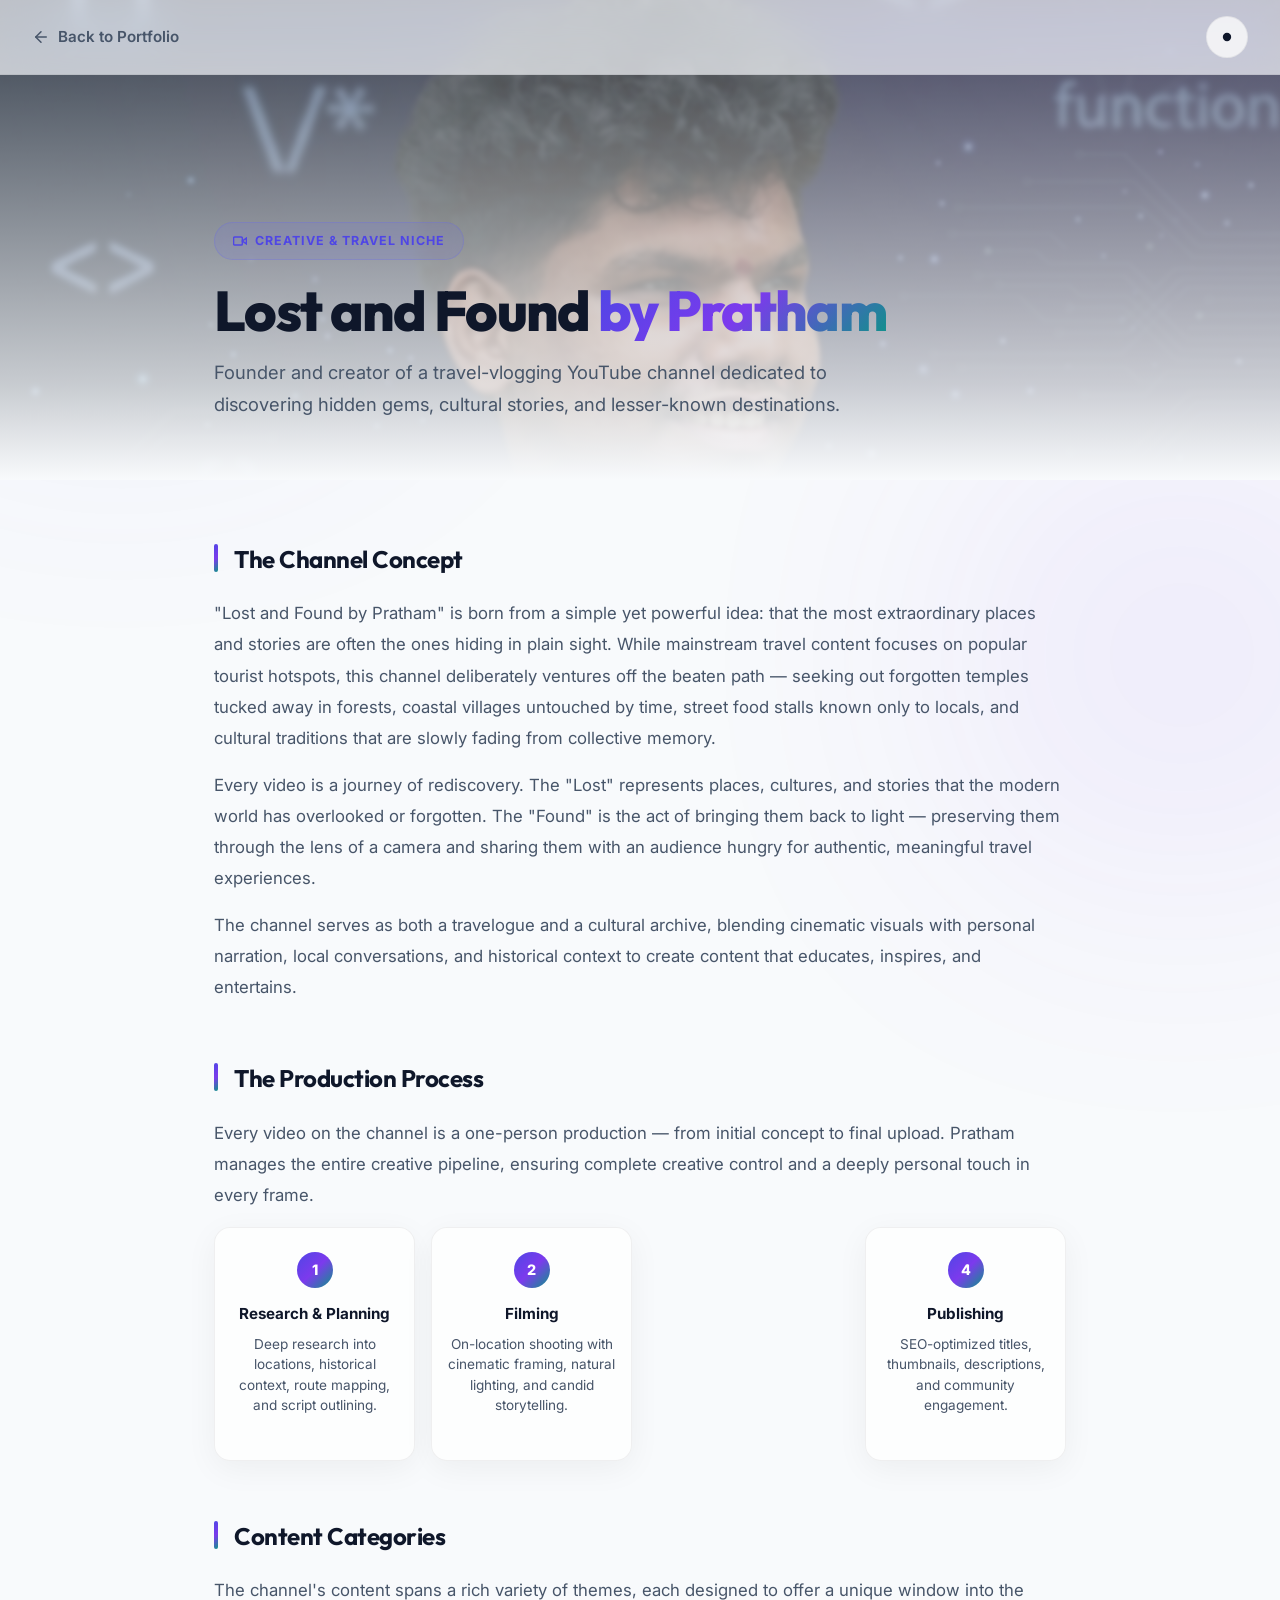
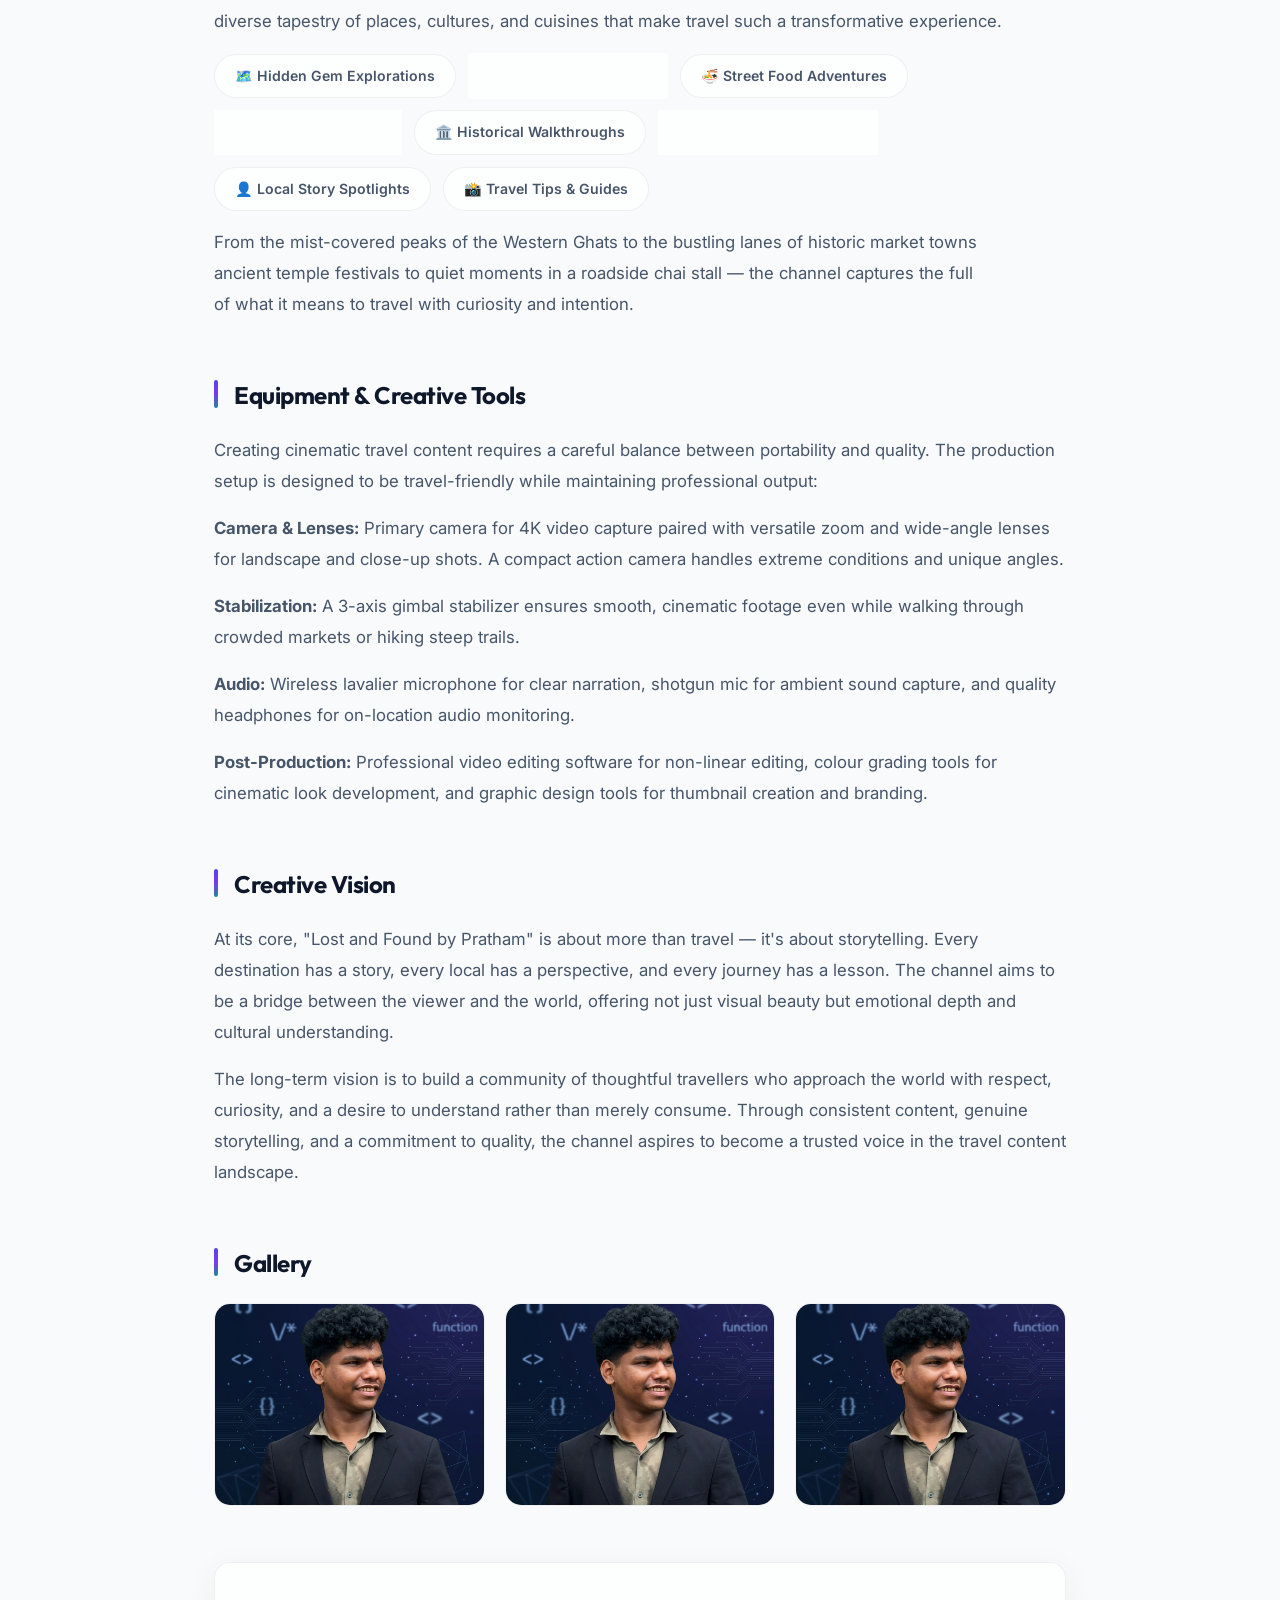
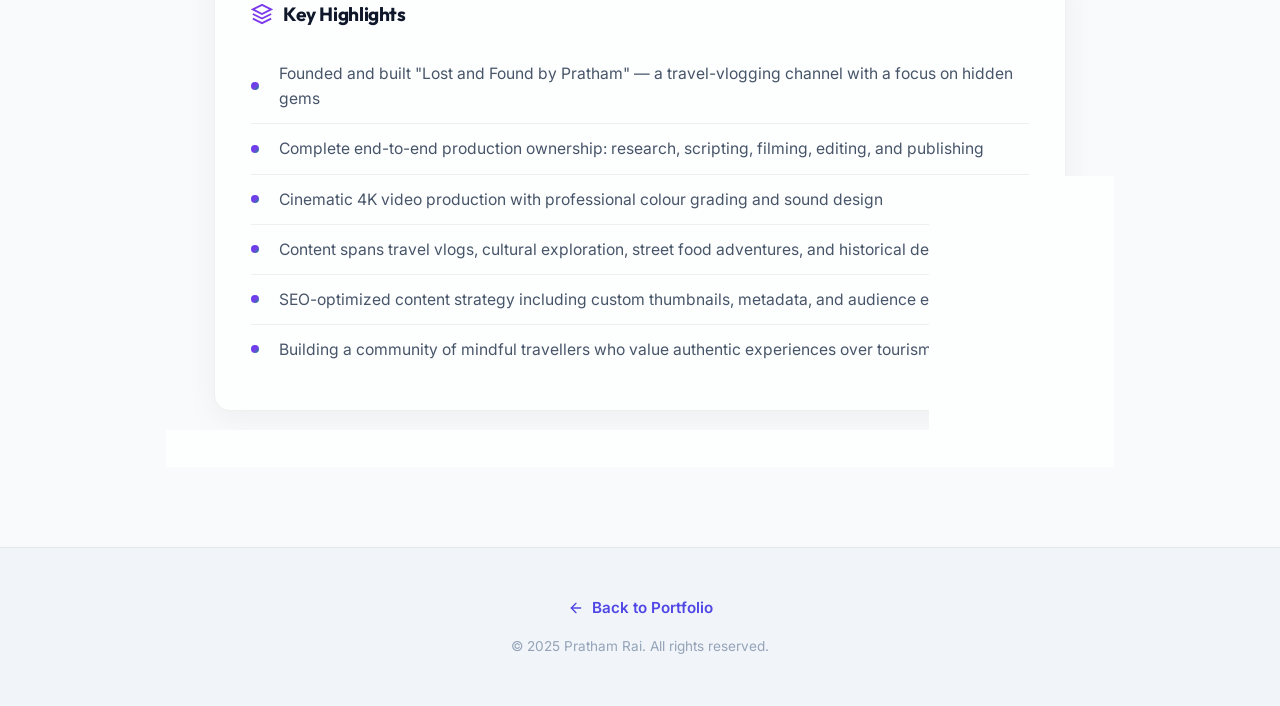
<file: pages/youtube.html>
<!DOCTYPE html>
<html lang="en">
<head>
  <meta charset="UTF-8">
  <meta name="viewport" content="width=device-width, initial-scale=1.0">
  <meta name="description" content="Pratham Rai — Founder and creator of 'Lost and Found by Pratham', a YouTube travel-vlogging channel discovering hidden gems and lesser-known places.">
  <meta name="keywords" content="Pratham Rai, YouTube, Lost and Found by Pratham, Travel Vlog, Content Creator, Video Production, Travel">
  <meta name="author" content="Pratham Rai">
  <meta property="og:title" content="Lost and Found by Pratham — YouTube Channel">
  <meta property="og:description" content="Travel-vlogging channel dedicated to discovering hidden gems, cultural stories, and lesser-known destinations.">
  <meta property="og:type" content="website">
  <title>Lost and Found by Pratham — YouTube Channel</title>
  <link rel="stylesheet" href="../style.css">
  <style>
    .detail-glow-1,
    .detail-glow-2 {
      position: fixed;
      border-radius: 50%;
      filter: blur(140px);
      z-index: -1;
      opacity: 0.12;
      pointer-events: none;
    }
    .detail-glow-1 {
      width: 500px; height: 500px;
      top: -15%; left: -10%;
      background: var(--accent-color);
    }
    .detail-glow-2 {
      width: 400px; height: 400px;
      bottom: 5%; right: -8%;
      background: var(--accent-secondary);
    }

    .detail-topbar {
      position: fixed;
      top: 0; left: 0;
      width: 100%;
      z-index: 1000;
      padding: 16px 32px;
      display: flex;
      justify-content: space-between;
      align-items: center;
      background: rgba(6, 9, 19, 0.6);
      backdrop-filter: blur(20px) saturate(180%);
      -webkit-backdrop-filter: blur(20px) saturate(180%);
      border-bottom: 1px solid var(--border-color);
      transition: background-color var(--transition-normal);
    }
    [data-theme="light"] .detail-topbar {
      background: rgba(248, 250, 252, 0.7);
    }
    .detail-back-btn {
      display: inline-flex;
      align-items: center;
      gap: 8px;
      font-weight: 600;
      font-size: 0.95rem;
      color: var(--text-secondary);
      transition: color var(--transition-fast), transform var(--transition-fast);
    }
    .detail-back-btn:hover {
      color: var(--accent-color);
      transform: translateX(-4px);
    }
    .detail-back-btn svg {
      width: 18px; height: 18px;
      stroke: currentColor;
      fill: none;
      stroke-width: 2;
      stroke-linecap: round;
      stroke-linejoin: round;
    }

    .detail-hero {
      position: relative;
      width: 100%;
      min-height: 480px;
      display: flex;
      align-items: flex-end;
      overflow: hidden;
    }
    .detail-hero-bg {
      position: absolute;
      inset: 0;
      background-image: url('../assets/hero_portrait.png');
      background-size: cover;
      background-position: center 20%;
      filter: blur(2px) brightness(0.55);
      transform: scale(1.05);
      transition: filter var(--transition-normal);
    }
    [data-theme="light"] .detail-hero-bg {
      filter: blur(2px) brightness(0.65);
    }
    .detail-hero-overlay {
      position: absolute;
      inset: 0;
      background: linear-gradient(180deg, rgba(6,9,19,0.3) 0%, rgba(6,9,19,0.85) 80%, var(--bg-primary) 100%);
      transition: background var(--transition-normal);
    }
    [data-theme="light"] .detail-hero-overlay {
      background: linear-gradient(180deg, rgba(248,250,252,0.2) 0%, rgba(248,250,252,0.8) 80%, var(--bg-primary) 100%);
    }
    .detail-hero-content {
      position: relative;
      z-index: 2;
      max-width: 900px;
      margin: 0 auto;
      padding: 120px 24px 60px;
      width: 100%;
    }
    .detail-hero-badge {
      display: inline-flex;
      align-items: center;
      gap: 8px;
      background: rgba(99, 102, 241, 0.12);
      border: 1px solid rgba(99, 102, 241, 0.25);
      color: var(--accent-color);
      padding: 8px 18px;
      border-radius: 50px;
      font-size: 0.78rem;
      font-weight: 700;
      text-transform: uppercase;
      letter-spacing: 0.08em;
      margin-bottom: 20px;
      backdrop-filter: blur(8px);
    }
    .detail-hero-badge svg {
      width: 14px; height: 14px;
      stroke: currentColor;
      fill: none;
      stroke-width: 2.5;
    }
    .detail-hero-title {
      font-size: 3.5rem;
      font-weight: 800;
      line-height: 1.1;
      margin-bottom: 16px;
      letter-spacing: -0.03em;
    }
    .detail-hero-subtitle {
      font-size: 1.15rem;
      color: var(--text-secondary);
      max-width: 700px;
      line-height: 1.7;
    }

    .detail-content {
      max-width: 900px;
      margin: 0 auto;
      padding: 60px 24px 80px;
    }
    .detail-section {
      margin-bottom: 56px;
    }
    .detail-section-title {
      font-size: 1.5rem;
      font-weight: 700;
      margin-bottom: 20px;
      position: relative;
      padding-left: 20px;
    }
    .detail-section-title::before {
      content: '';
      position: absolute;
      left: 0; top: 4px;
      width: 4px; height: 28px;
      background: var(--accent-gradient);
      border-radius: 4px;
    }
    .detail-text {
      color: var(--text-secondary);
      font-size: 1.05rem;
      line-height: 1.85;
      margin-bottom: 16px;
    }

    /* Process Steps */
    .process-steps {
      display: grid;
      grid-template-columns: repeat(4, 1fr);
      gap: 16px;
      margin-top: 16px;
      margin-bottom: 16px;
    }
    .process-step {
      padding: 24px 16px;
      text-align: center;
      position: relative;
    }
    .process-step-num {
      width: 36px; height: 36px;
      border-radius: 50%;
      background: var(--accent-gradient);
      color: #fff;
      display: flex;
      align-items: center;
      justify-content: center;
      font-weight: 800;
      font-size: 0.9rem;
      margin: 0 auto 14px;
    }
    .process-step-title {
      font-size: 0.95rem;
      font-weight: 700;
      margin-bottom: 8px;
      color: var(--text-primary);
    }
    .process-step-desc {
      font-size: 0.85rem;
      color: var(--text-secondary);
      line-height: 1.5;
    }

    /* Content Types Tags */
    .content-types {
      display: flex;
      flex-wrap: wrap;
      gap: 12px;
      margin-top: 12px;
      margin-bottom: 16px;
    }
    .content-type-tag {
      display: inline-flex;
      align-items: center;
      gap: 6px;
      padding: 10px 20px;
      border-radius: 50px;
      font-size: 0.88rem;
      font-weight: 600;
      background: var(--bg-card);
      border: 1px solid var(--border-color);
      color: var(--text-secondary);
      backdrop-filter: blur(8px);
      transition: border-color var(--transition-fast), color var(--transition-fast);
    }
    .content-type-tag:hover {
      border-color: var(--accent-color);
      color: var(--accent-color);
    }

    .detail-gallery {
      display: grid;
      grid-template-columns: repeat(3, 1fr);
      gap: 20px;
      margin-top: 12px;
    }
    .detail-gallery-item {
      position: relative;
      border-radius: var(--radius-md);
      overflow: hidden;
      aspect-ratio: 4 / 3;
      border: 1px solid var(--border-color);
      background: var(--bg-card);
    }
    .detail-gallery-item img {
      width: 100%; height: 100%;
      object-fit: cover;
      transition: transform var(--transition-slow);
    }
    .detail-gallery-item:hover img {
      transform: scale(1.08);
    }
    .detail-gallery-caption {
      position: absolute;
      bottom: 0; left: 0; right: 0;
      padding: 12px 16px;
      background: linear-gradient(transparent, rgba(0,0,0,0.7));
      font-size: 0.82rem;
      font-weight: 600;
      color: #fff;
      opacity: 0;
      transform: translateY(8px);
      transition: opacity var(--transition-fast), transform var(--transition-fast);
    }
    .detail-gallery-item:hover .detail-gallery-caption {
      opacity: 1;
      transform: translateY(0);
    }

    .detail-highlights {
      padding: 36px;
    }
    .detail-highlights-title {
      font-size: 1.2rem;
      font-weight: 700;
      margin-bottom: 20px;
      display: flex;
      align-items: center;
      gap: 10px;
    }
    .detail-highlights-title svg {
      width: 22px; height: 22px;
      stroke: var(--accent-secondary);
      fill: none;
      stroke-width: 2;
    }
    .detail-highlights ul {
      list-style: none;
      padding: 0;
    }
    .detail-highlights li {
      position: relative;
      padding: 12px 0 12px 28px;
      color: var(--text-secondary);
      font-size: 0.98rem;
      border-bottom: 1px solid var(--border-color);
    }
    .detail-highlights li:last-child { border-bottom: none; }
    .detail-highlights li::before {
      content: '';
      position: absolute;
      left: 0; top: 50%;
      transform: translateY(-50%);
      width: 8px; height: 8px;
      border-radius: 50%;
      background: var(--accent-gradient);
    }

    .detail-footer {
      padding: 48px 24px;
      border-top: 1px solid var(--border-color);
      text-align: center;
      background: var(--bg-secondary);
    }
    .detail-footer-back {
      display: inline-flex;
      align-items: center;
      gap: 8px;
      font-weight: 600;
      font-size: 0.95rem;
      color: var(--accent-color);
      margin-bottom: 16px;
      transition: transform var(--transition-fast);
    }
    .detail-footer-back:hover { transform: translateX(-4px); }
    .detail-footer-back svg {
      width: 16px; height: 16px;
      stroke: currentColor;
      fill: none;
      stroke-width: 2;
      stroke-linecap: round;
      stroke-linejoin: round;
    }
    .detail-footer-copy {
      font-size: 0.85rem;
      color: var(--text-muted);
    }

    @media (max-width: 768px) {
      .detail-hero-title { font-size: 2.4rem; }
      .detail-hero { min-height: 380px; }
      .detail-gallery { grid-template-columns: 1fr; }
      .detail-topbar { padding: 14px 20px; }
      .detail-highlights { padding: 24px; }
      .process-steps { grid-template-columns: 1fr 1fr; }
    }
    @media (max-width: 480px) {
      .detail-hero-title { font-size: 2rem; }
      .detail-hero-content { padding: 100px 16px 40px; }
      .detail-content { padding: 40px 16px 60px; }
      .process-steps { grid-template-columns: 1fr; }
    }

    .detail-hero-content > * {
      opacity: 0;
      transform: translateY(24px);
      animation: fadeSlideUp 0.7s ease forwards;
    }
    .detail-hero-content > *:nth-child(1) { animation-delay: 0.15s; }
    .detail-hero-content > *:nth-child(2) { animation-delay: 0.3s; }
    .detail-hero-content > *:nth-child(3) { animation-delay: 0.45s; }
    @keyframes fadeSlideUp {
      to { opacity: 1; transform: translateY(0); }
    }
    .detail-section {
      opacity: 0;
      transform: translateY(30px);
      animation: fadeSlideUp 0.7s ease forwards;
    }
    .detail-section:nth-of-type(1) { animation-delay: 0.5s; }
    .detail-section:nth-of-type(2) { animation-delay: 0.6s; }
    .detail-section:nth-of-type(3) { animation-delay: 0.7s; }
    .detail-section:nth-of-type(4) { animation-delay: 0.8s; }
    .detail-section:nth-of-type(5) { animation-delay: 0.9s; }
    .detail-section:nth-of-type(6) { animation-delay: 1.0s; }
    .detail-section:nth-of-type(7) { animation-delay: 1.1s; }
  </style>
</head>

<body data-theme="dark">

  <div class="detail-glow-1"></div>
  <div class="detail-glow-2"></div>

  <!-- Top Bar -->
  <nav class="detail-topbar">
    <a href="../index.html" class="detail-back-btn">
      <svg viewBox="0 0 24 24"><line x1="19" y1="12" x2="5" y2="12"/><polyline points="12 19 5 12 12 5"/></svg>
      Back to Portfolio
    </a>
    <button class="theme-toggle-btn" id="themeToggle" aria-label="Toggle theme">
      <svg class="moon" viewBox="0 0 24 24" width="20" height="20"><path d="M21 12.79A9 9 0 1 1 11.21 3 7 7 0 0 0 21 12.79z"/></svg>
      <svg class="sun" viewBox="0 0 24 24" width="20" height="20"><circle cx="12" cy="12" r="5"/><line x1="12" y1="1" x2="12" y2="3"/><line x1="12" y1="21" x2="12" y2="23"/><line x1="4.22" y1="4.22" x2="5.64" y2="5.64"/><line x1="18.36" y1="18.36" x2="19.78" y2="19.78"/><line x1="1" y1="12" x2="3" y2="12"/><line x1="21" y1="12" x2="23" y2="12"/><line x1="4.22" y1="19.78" x2="5.64" y2="18.36"/><line x1="18.36" y1="5.64" x2="19.78" y2="4.22"/></svg>
    </button>
  </nav>

  <!-- Hero -->
  <section class="detail-hero">
    <div class="detail-hero-bg"></div>
    <div class="detail-hero-overlay"></div>
    <div class="detail-hero-content">
      <div class="detail-hero-badge">
        <svg viewBox="0 0 24 24"><polygon points="23 7 16 12 23 17 23 7"/><rect x="1" y="5" width="15" height="14" rx="2" ry="2"/></svg>
        CREATIVE & TRAVEL NICHE
      </div>
      <h1 class="detail-hero-title">Lost and Found <span class="text-gradient">by Pratham</span></h1>
      <p class="detail-hero-subtitle">Founder and creator of a travel-vlogging YouTube channel dedicated to discovering hidden gems, cultural stories, and lesser-known destinations.</p>
    </div>
  </section>

  <!-- Content -->
  <main class="detail-content">

    <!-- Channel Concept -->
    <section class="detail-section">
      <h2 class="detail-section-title">The Channel Concept</h2>
      <p class="detail-text">
        "Lost and Found by Pratham" is born from a simple yet powerful idea: that the most extraordinary places and stories are often the ones hiding in plain sight. While mainstream travel content focuses on popular tourist hotspots, this channel deliberately ventures off the beaten path — seeking out forgotten temples tucked away in forests, coastal villages untouched by time, street food stalls known only to locals, and cultural traditions that are slowly fading from collective memory.
      </p>
      <p class="detail-text">
        Every video is a journey of rediscovery. The "Lost" represents places, cultures, and stories that the modern world has overlooked or forgotten. The "Found" is the act of bringing them back to light — preserving them through the lens of a camera and sharing them with an audience hungry for authentic, meaningful travel experiences.
      </p>
      <p class="detail-text">
        The channel serves as both a travelogue and a cultural archive, blending cinematic visuals with personal narration, local conversations, and historical context to create content that educates, inspires, and entertains.
      </p>
    </section>

    <!-- Production Process -->
    <section class="detail-section">
      <h2 class="detail-section-title">The Production Process</h2>
      <p class="detail-text">
        Every video on the channel is a one-person production — from initial concept to final upload. Pratham manages the entire creative pipeline, ensuring complete creative control and a deeply personal touch in every frame.
      </p>
      <div class="process-steps">
        <div class="process-step glass-card">
          <div class="process-step-num">1</div>
          <div class="process-step-title">Research & Planning</div>
          <div class="process-step-desc">Deep research into locations, historical context, route mapping, and script outlining.</div>
        </div>
        <div class="process-step glass-card">
          <div class="process-step-num">2</div>
          <div class="process-step-title">Filming</div>
          <div class="process-step-desc">On-location shooting with cinematic framing, natural lighting, and candid storytelling.</div>
        </div>
        <div class="process-step glass-card">
          <div class="process-step-num">3</div>
          <div class="process-step-title">Editing</div>
          <div class="process-step-desc">Professional post-production including colour grading, sound design, and motion graphics.</div>
        </div>
        <div class="process-step glass-card">
          <div class="process-step-num">4</div>
          <div class="process-step-title">Publishing</div>
          <div class="process-step-desc">SEO-optimized titles, thumbnails, descriptions, and community engagement.</div>
        </div>
      </div>
    </section>

    <!-- Types of Content -->
    <section class="detail-section">
      <h2 class="detail-section-title">Content Categories</h2>
      <p class="detail-text">
        The channel's content spans a rich variety of themes, each designed to offer a unique window into the diverse tapestry of places, cultures, and cuisines that make travel such a transformative experience.
      </p>
      <div class="content-types">
        <span class="content-type-tag">🗺️ Hidden Gem Explorations</span>
        <span class="content-type-tag">🎭 Cultural Deep Dives</span>
        <span class="content-type-tag">🍜 Street Food Adventures</span>
        <span class="content-type-tag">🏔️ Nature & Trekking</span>
        <span class="content-type-tag">🏛️ Historical Walkthroughs</span>
        <span class="content-type-tag">🌅 Cinematic Travel Films</span>
        <span class="content-type-tag">👤 Local Story Spotlights</span>
        <span class="content-type-tag">📸 Travel Tips & Guides</span>
      </div>
      <p class="detail-text">
        From the mist-covered peaks of the Western Ghats to the bustling lanes of historic market towns, from ancient temple festivals to quiet moments in a roadside chai stall — the channel captures the full spectrum of what it means to travel with curiosity and intention.
      </p>
    </section>

    <!-- Equipment & Tools -->
    <section class="detail-section">
      <h2 class="detail-section-title">Equipment & Creative Tools</h2>
      <p class="detail-text">
        Creating cinematic travel content requires a careful balance between portability and quality. The production setup is designed to be travel-friendly while maintaining professional output:
      </p>
      <p class="detail-text">
        <strong>Camera & Lenses:</strong> Primary camera for 4K video capture paired with versatile zoom and wide-angle lenses for landscape and close-up shots. A compact action camera handles extreme conditions and unique angles.
      </p>
      <p class="detail-text">
        <strong>Stabilization:</strong> A 3-axis gimbal stabilizer ensures smooth, cinematic footage even while walking through crowded markets or hiking steep trails.
      </p>
      <p class="detail-text">
        <strong>Audio:</strong> Wireless lavalier microphone for clear narration, shotgun mic for ambient sound capture, and quality headphones for on-location audio monitoring.
      </p>
      <p class="detail-text">
        <strong>Post-Production:</strong> Professional video editing software for non-linear editing, colour grading tools for cinematic look development, and graphic design tools for thumbnail creation and branding.
      </p>
    </section>

    <!-- Creative Vision -->
    <section class="detail-section">
      <h2 class="detail-section-title">Creative Vision</h2>
      <p class="detail-text">
        At its core, "Lost and Found by Pratham" is about more than travel — it's about storytelling. Every destination has a story, every local has a perspective, and every journey has a lesson. The channel aims to be a bridge between the viewer and the world, offering not just visual beauty but emotional depth and cultural understanding.
      </p>
      <p class="detail-text">
        The long-term vision is to build a community of thoughtful travellers who approach the world with respect, curiosity, and a desire to understand rather than merely consume. Through consistent content, genuine storytelling, and a commitment to quality, the channel aspires to become a trusted voice in the travel content landscape.
      </p>
    </section>

    <!-- Gallery -->
    <section class="detail-section">
      <h2 class="detail-section-title">Gallery</h2>
      <div class="detail-gallery">
        <div class="detail-gallery-item">
          <img src="../assets/hero_portrait.png" alt="On location filming" loading="lazy">
          <div class="detail-gallery-caption">Gallery Image 1</div>
        </div>
        <div class="detail-gallery-item">
          <img src="../assets/hero_portrait.png" alt="Travel exploration" loading="lazy">
          <div class="detail-gallery-caption">Gallery Image 2</div>
        </div>
        <div class="detail-gallery-item">
          <img src="../assets/hero_portrait.png" alt="Behind the scenes" loading="lazy">
          <div class="detail-gallery-caption">Gallery Image 3</div>
        </div>
      </div>
    </section>

    <!-- Highlights -->
    <section class="detail-section">
      <div class="detail-highlights glass-card">
        <h3 class="detail-highlights-title">
          <svg viewBox="0 0 24 24"><path d="M12 2L2 7l10 5 10-5-10-5z"/><path d="M2 17l10 5 10-5"/><path d="M2 12l10 5 10-5"/></svg>
          Key Highlights
        </h3>
        <ul>
          <li>Founded and built "Lost and Found by Pratham" — a travel-vlogging channel with a focus on hidden gems</li>
          <li>Complete end-to-end production ownership: research, scripting, filming, editing, and publishing</li>
          <li>Cinematic 4K video production with professional colour grading and sound design</li>
          <li>Content spans travel vlogs, cultural exploration, street food adventures, and historical deep dives</li>
          <li>SEO-optimized content strategy including custom thumbnails, metadata, and audience engagement</li>
          <li>Building a community of mindful travellers who value authentic experiences over tourism clichés</li>
        </ul>
      </div>
    </section>

  </main>

  <!-- Footer -->
  <footer class="detail-footer">
    <a href="../index.html" class="detail-footer-back">
      <svg viewBox="0 0 24 24"><line x1="19" y1="12" x2="5" y2="12"/><polyline points="12 19 5 12 12 5"/></svg>
      Back to Portfolio
    </a>
    <p class="detail-footer-copy">&copy; 2025 Pratham Rai. All rights reserved.</p>
  </footer>

  <script>
    (function() {
      const toggle = document.getElementById('theme-toggle') || document.getElementById('themeToggle');
      const setTheme = (theme) => {
        document.documentElement.setAttribute('data-theme', theme);
        document.body.setAttribute('data-theme', theme);
        localStorage.setItem('pratham-theme', theme);
      };
      
      const saved = localStorage.getItem('pratham-theme') || 'dark';
      setTheme(saved);

      if (toggle) {
        toggle.addEventListener('click', () => {
          const current = document.documentElement.getAttribute('data-theme') || 'dark';
          const next = current === 'dark' ? 'light' : 'dark';
          setTheme(next);
        });
      }
    })();
  </script>

</body>
</html>
</file>
<file: style.css>
@import url('https://fonts.googleapis.com/css2?family=Inter:wght@300;400;500;600;700&family=Outfit:wght@300;400;500;600;700;800&family=Fira+Code:wght@400;500&display=swap');

:root {
  --font-heading: 'Outfit', -apple-system, BlinkMacSystemFont, "Segoe UI", Roboto, sans-serif;
  --font-body: 'Inter', -apple-system, BlinkMacSystemFont, "Segoe UI", Roboto, sans-serif;
  --font-mono: 'Fira Code', monospace;
  
  /* Dark theme colors (default) */
  --bg-primary: #060913;
  --bg-secondary: #0c0f1d;
  --bg-card: rgba(15, 22, 42, 0.55);
  --border-color: rgba(255, 255, 255, 0.07);
  --text-primary: #f8fafc;
  --text-secondary: #94a3b8;
  --text-muted: #64748b;
  --accent-color: #6366f1;
  --accent-secondary: #a855f7;
  --accent-cyan: #06b6d4;
  --accent-gradient: linear-gradient(135deg, #6366f1 0%, #a855f7 50%, #06b6d4 100%);
  --accent-gradient-hover: linear-gradient(135deg, #4f46e5 0%, #9333ea 50%, #0891b2 100%);
  --card-glow: rgba(99, 102, 241, 0.12);
  --shadow-color: rgba(0, 0, 0, 0.4);
  --input-bg: rgba(15, 23, 42, 0.6);
  --card-hover-border: rgba(99, 102, 241, 0.4);
  
  /* Shared values */
  --radius-sm: 8px;
  --radius-md: 16px;
  --radius-lg: 24px;
  --transition-fast: 0.2s ease;
  --transition-normal: 0.4s cubic-bezier(0.16, 1, 0.3, 1);
  --transition-slow: 0.8s cubic-bezier(0.16, 1, 0.3, 1);
  --container-width: 1200px;
}

[data-theme="light"] {
  --bg-primary: #f8fafc;
  --bg-secondary: #f1f5f9;
  --bg-card: rgba(255, 255, 255, 0.75);
  --border-color: rgba(0, 0, 0, 0.06);
  --text-primary: #0f172a;
  --text-secondary: #475569;
  --text-muted: #94a3b8;
  --accent-color: #4f46e5;
  --accent-secondary: #7c3aed;
  --accent-cyan: #0d9488;
  --accent-gradient: linear-gradient(135deg, #4f46e5 0%, #7c3aed 50%, #0d9488 100%);
  --accent-gradient-hover: linear-gradient(135deg, #3730a3 0%, #6d28d9 50%, #0f766e 100%);
  --card-glow: rgba(79, 70, 229, 0.05);
  --shadow-color: rgba(0, 0, 0, 0.05);
  --input-bg: rgba(255, 255, 255, 0.9);
  --card-hover-border: rgba(79, 70, 229, 0.3);
}

/* Base Styles */
* {
  margin: 0;
  padding: 0;
  box-sizing: border-box;
}

html {
  scroll-behavior: smooth;
}

body {
  background-color: var(--bg-primary);
  color: var(--text-primary);
  font-family: var(--font-body);
  overflow-x: hidden;
  line-height: 1.6;
  transition: background-color var(--transition-normal), color var(--transition-normal);
}

body::-webkit-scrollbar {
  width: 10px;
}

body::-webkit-scrollbar-track {
  background: var(--bg-primary);
}

body::-webkit-scrollbar-thumb {
  background: var(--border-color);
  border-radius: 5px;
}

body::-webkit-scrollbar-thumb:hover {
  background: var(--accent-color);
}

a {
  text-decoration: none;
  color: inherit;
  transition: color var(--transition-fast);
}

ul {
  list-style: none;
}

button, input, textarea, select {
  font-family: inherit;
  outline: none;
}

/* Background Canvas & Decorative Elements */
#bg-canvas {
  position: fixed;
  top: 0;
  left: 0;
  width: 100%;
  height: 100%;
  z-index: -2;
  pointer-events: all;
  opacity: 0.85;
}

.bg-glow-1, .bg-glow-2 {
  position: fixed;
  width: 450px;
  height: 450px;
  border-radius: 50%;
  filter: blur(120px);
  z-index: -1;
  opacity: 0.15;
  pointer-events: none;
  transition: background var(--transition-normal);
}

.bg-glow-1 {
  top: -10%;
  left: -10%;
  background: var(--accent-color);
}

.bg-glow-2 {
  bottom: 10%;
  right: -10%;
  background: var(--accent-secondary);
}

/* Typography & Layout Utilities */
h1, h2, h3, h4, h5, h6 {
  font-family: var(--font-heading);
  font-weight: 700;
  letter-spacing: -0.02em;
}

.container {
  max-width: var(--container-width);
  margin: 0 auto;
  padding: 0 24px;
}

.section-padding {
  padding: 120px 0 80px 0;
}

.text-gradient {
  background: var(--accent-gradient);
  -webkit-background-clip: text;
  -webkit-text-fill-color: transparent;
  background-clip: text;
  display: inline-block;
}

.badge {
  display: inline-flex;
  align-items: center;
  gap: 6px;
  background: rgba(99, 102, 241, 0.08);
  border: 1px solid rgba(99, 102, 241, 0.18);
  color: var(--accent-color);
  padding: 6px 14px;
  border-radius: 50px;
  font-size: 0.8rem;
  font-weight: 600;
  text-transform: uppercase;
  letter-spacing: 0.05em;
  margin-bottom: 20px;
}

.glass-card {
  background: var(--bg-card);
  backdrop-filter: blur(16px) saturate(180%);
  -webkit-backdrop-filter: blur(16px) saturate(180%);
  border: 1px solid var(--border-color);
  border-radius: var(--radius-md);
  box-shadow: 0 8px 32px var(--shadow-color);
  transition: transform var(--transition-normal), border-color var(--transition-normal), box-shadow var(--transition-normal);
}

.glass-card:hover {
  border-color: var(--card-hover-border);
  box-shadow: 0 12px 40px var(--card-glow);
}

/* Custom Cursor Trail */
.cursor-trail {
  width: 8px;
  height: 8px;
  background: var(--accent-color);
  border-radius: 50%;
  position: fixed;
  pointer-events: none;
  z-index: 9999;
  transform: translate(-50%, -50%);
  transition: width 0.1s, height 0.1s, background-color var(--transition-fast);
}

.cursor-outline {
  width: 40px;
  height: 40px;
  border: 2px solid var(--accent-color);
  border-radius: 50%;
  position: fixed;
  pointer-events: none;
  z-index: 9998;
  transform: translate(-50%, -50%);
  transition: transform 0.15s ease-out, border-color var(--transition-fast), width 0.2s, height 0.2s;
  opacity: 0.6;
}

.cursor-hover .cursor-trail {
  width: 12px;
  height: 12px;
  background: var(--accent-secondary);
}

.cursor-hover .cursor-outline {
  width: 60px;
  height: 60px;
  border-color: var(--accent-secondary);
  background: rgba(168, 85, 247, 0.05);
}

/* Buttons */
.btn {
  display: inline-flex;
  align-items: center;
  justify-content: center;
  gap: 8px;
  padding: 14px 28px;
  border-radius: var(--radius-sm);
  font-weight: 600;
  font-size: 0.95rem;
  cursor: pointer;
  transition: transform var(--transition-fast), box-shadow var(--transition-fast);
}

.btn-primary {
  background: var(--accent-gradient);
  color: #fff;
  border: none;
  box-shadow: 0 4px 14px rgba(99, 102, 241, 0.4);
}

.btn-primary:hover {
  background: var(--accent-gradient-hover);
  transform: translateY(-2px);
  box-shadow: 0 6px 20px rgba(99, 102, 241, 0.6);
}

.btn-secondary {
  background: transparent;
  color: var(--text-primary);
  border: 1px solid var(--border-color);
}

.btn-secondary:hover {
  background: rgba(255, 255, 255, 0.03);
  border-color: var(--text-secondary);
  transform: translateY(-2px);
}

[data-theme="light"] .btn-secondary:hover {
  background: rgba(0, 0, 0, 0.02);
}

.btn:active {
  transform: translateY(0);
}

/* Navigation Header */
header {
  position: fixed;
  top: 0;
  left: 0;
  width: 100%;
  z-index: 1000;
  transition: background-color var(--transition-normal), border var(--transition-normal), padding var(--transition-normal);
  padding: 24px 0;
  border-bottom: 1px solid transparent;
}

header.scrolled {
  padding: 14px 0;
  background: rgba(6, 9, 19, 0.75);
  backdrop-filter: blur(16px);
  -webkit-backdrop-filter: blur(16px);
  border-bottom: 1px solid var(--border-color);
}

[data-theme="light"] header.scrolled {
  background: rgba(248, 250, 252, 0.8);
}

.nav-container {
  display: flex;
  justify-content: space-between;
  align-items: center;
}

.logo {
  font-family: var(--font-heading);
  font-weight: 800;
  font-size: 1.5rem;
  letter-spacing: -0.03em;
  display: flex;
  align-items: center;
  gap: 8px;
}

.logo-dot {
  width: 8px;
  height: 8px;
  background: var(--accent-gradient);
  border-radius: 50%;
  display: inline-block;
}

.nav-links {
  display: flex;
  gap: 32px;
  align-items: center;
}

.nav-item {
  position: relative;
  font-weight: 500;
  font-size: 0.95rem;
  color: var(--text-secondary);
  padding: 6px 0;
}

.nav-item:hover, .nav-item.active {
  color: var(--text-primary);
}

.nav-item::after {
  content: '';
  position: absolute;
  bottom: 0;
  left: 0;
  width: 0;
  height: 2px;
  background: var(--accent-gradient);
  transition: width var(--transition-normal);
}

.nav-item:hover::after, .nav-item.active::after {
  width: 100%;
}

.header-actions {
  display: flex;
  align-items: center;
  gap: 16px;
}

/* Theme Toggle Button */
.theme-toggle-btn {
  background: var(--bg-card);
  border: 1px solid var(--border-color);
  width: 42px;
  height: 42px;
  border-radius: 50%;
  display: flex;
  align-items: center;
  justify-content: center;
  cursor: pointer;
  color: var(--text-primary);
  transition: background-color var(--transition-fast), border-color var(--transition-fast), transform var(--transition-fast);
}

.theme-toggle-btn:hover {
  border-color: var(--accent-color);
  transform: scale(1.05);
}

.theme-toggle-btn svg {
  width: 20px;
  height: 20px;
  fill: currentColor;
}

.theme-toggle-btn .sun { display: none; }
.theme-toggle-btn .moon { display: block; }

[data-theme="light"] .theme-toggle-btn .sun { display: block; }
[data-theme="light"] .theme-toggle-btn .moon { display: none; }

/* Hamburger Menu */
.hamburger {
  display: none;
  flex-direction: column;
  gap: 6px;
  cursor: pointer;
  padding: 4px;
}

.hamburger span {
  display: block;
  width: 24px;
  height: 2px;
  background: var(--text-primary);
  transition: var(--transition-fast);
}

/* Mobile Nav Overlay */
.mobile-nav {
  position: fixed;
  top: 0;
  right: -100%;
  width: 300px;
  height: 100vh;
  background: var(--bg-secondary);
  border-left: 1px solid var(--border-color);
  z-index: 999;
  padding: 100px 40px;
  display: flex;
  flex-direction: column;
  gap: 32px;
  transition: right 0.4s cubic-bezier(0.16, 1, 0.3, 1);
}

.mobile-nav.open {
  right: 0;
}

.mobile-nav .nav-item {
  font-size: 1.2rem;
}

.mobile-overlay {
  position: fixed;
  top: 0;
  left: 0;
  width: 100vw;
  height: 100vh;
  background: rgba(0,0,0,0.5);
  backdrop-filter: blur(4px);
  z-index: 998;
  display: none;
}

/* Hero Section */
.hero {
  min-height: 100vh;
  display: flex;
  align-items: center;
  padding-top: 100px;
  position: relative;
}

.hero-grid {
  display: grid;
  grid-template-columns: 1.2fr 0.8fr;
  gap: 48px;
  align-items: center;
}

.hero-content {
  z-index: 2;
}

.hero-subtitle {
  font-family: var(--font-mono);
  color: var(--accent-color);
  font-weight: 500;
  font-size: 1.1rem;
  letter-spacing: 0.05em;
  margin-bottom: 16px;
}

.hero-title {
  font-size: 4.5rem;
  line-height: 1.1;
  font-weight: 800;
  margin-bottom: 24px;
  letter-spacing: -0.04em;
}

.hero-description {
  font-size: 1.15rem;
  color: var(--text-secondary);
  margin-bottom: 40px;
  max-width: 580px;
}

.hero-cta {
  display: flex;
  gap: 16px;
  flex-wrap: wrap;
}

.hero-visual {
  position: relative;
  display: flex;
  justify-content: center;
  align-items: center;
}

/* Glowing graphic or generated image frame */
.art-frame {
  position: relative;
  width: 380px;
  height: 380px;
  border-radius: 30% 70% 70% 30% / 30% 30% 70% 70%;
  background: var(--accent-gradient);
  animation: morphing 15s ease-in-out infinite;
  display: flex;
  justify-content: center;
  align-items: center;
  overflow: hidden;
  box-shadow: 0 20px 50px var(--card-glow);
}

.art-image {
  width: calc(100% - 8px);
  height: calc(100% - 8px);
  object-fit: cover;
  border-radius: inherit;
  background: var(--bg-secondary);
}

@keyframes morphing {
  0% { border-radius: 30% 70% 70% 30% / 30% 30% 70% 70%; }
  25% { border-radius: 58% 42% 75% 25% / 56% 45% 55% 44%; }
  50% { border-radius: 50% 50% 33% 67% / 63% 60% 40% 37%; }
  75% { border-radius: 42% 58% 52% 48% / 48% 33% 67% 52%; }
  100% { border-radius: 30% 70% 70% 30% / 30% 30% 70% 70%; }
}

/* Section Header */
.section-header {
  text-align: center;
  margin-bottom: 60px;
  position: relative;
}

.section-title {
  font-size: 2.5rem;
  font-weight: 800;
  margin-bottom: 16px;
}

.section-desc {
  color: var(--text-secondary);
  max-width: 600px;
  margin: 0 auto;
  font-size: 1.05rem;
}

/* About Section */
.about-grid {
  display: grid;
  grid-template-columns: 1fr 1.1fr;
  gap: 60px;
  align-items: flex-start;
}

.terminal-card {
  padding: 24px;
  border-radius: var(--radius-md);
  font-family: var(--font-mono);
  font-size: 0.9rem;
}

.terminal-header {
  display: flex;
  justify-content: space-between;
  align-items: center;
  border-bottom: 1px solid var(--border-color);
  padding-bottom: 12px;
  margin-bottom: 20px;
}

.terminal-dots {
  display: flex;
  gap: 8px;
}

.terminal-dots span {
  width: 12px;
  height: 12px;
  border-radius: 50%;
  display: inline-block;
}

.terminal-dots span:nth-child(1) { background: #ef4444; }
.terminal-dots span:nth-child(2) { background: #fbbf24; }
.terminal-dots span:nth-child(3) { background: #34d399; }

.terminal-tab-name {
  color: var(--text-muted);
  font-size: 0.8rem;
}

.terminal-body {
  color: var(--text-secondary);
}

.terminal-line {
  margin-bottom: 12px;
  display: flex;
  gap: 12px;
}

.terminal-prompt {
  color: var(--accent-cyan);
  user-select: none;
}

.terminal-keyword {
  color: var(--accent-secondary);
}

.terminal-string {
  color: #34d399;
}

.about-stats {
  display: grid;
  grid-template-columns: repeat(3, 1fr);
  gap: 20px;
  margin-top: 40px;
}

.stat-item {
  text-align: center;
  padding: 20px;
}

.stat-num {
  font-size: 2.2rem;
  font-weight: 800;
  color: var(--text-primary);
  margin-bottom: 6px;
  font-family: var(--font-heading);
}

.stat-label {
  font-size: 0.8rem;
  text-transform: uppercase;
  letter-spacing: 0.05em;
  color: var(--text-muted);
  font-weight: 600;
}

/* Skills Section */
.skills-container {
  display: flex;
  flex-direction: column;
  gap: 40px;
}

.skills-filter {
  display: flex;
  justify-content: center;
  gap: 12px;
  flex-wrap: wrap;
}

.filter-btn {
  background: var(--bg-card);
  border: 1px solid var(--border-color);
  color: var(--text-secondary);
  padding: 10px 20px;
  border-radius: 50px;
  font-size: 0.9rem;
  font-weight: 500;
  cursor: pointer;
  transition: all var(--transition-fast);
}

.filter-btn:hover, .filter-btn.active {
  background: var(--accent-gradient);
  color: #fff;
  border-color: transparent;
  box-shadow: 0 4px 12px rgba(99, 102, 241, 0.2);
}

.skills-grid {
  display: grid;
  grid-template-columns: repeat(auto-fill, minmax(140px, 1fr));
  gap: 20px;
}

.skill-card {
  padding: 24px 16px;
  text-align: center;
  display: flex;
  flex-direction: column;
  align-items: center;
  justify-content: center;
  gap: 12px;
  border-radius: var(--radius-md);
}

.skill-icon {
  width: 44px;
  height: 44px;
  display: flex;
  align-items: center;
  justify-content: center;
  border-radius: 12px;
  background: rgba(255, 255, 255, 0.04);
  color: var(--text-secondary);
  transition: color var(--transition-fast), background-color var(--transition-fast);
}

[data-theme="light"] .skill-icon {
  background: rgba(0, 0, 0, 0.03);
}

.skill-card:hover .skill-icon {
  background: var(--accent-gradient);
  color: #fff;
}

.skill-name {
  font-size: 0.9rem;
  font-weight: 600;
}

/* Projects Section */
.projects-grid {
  display: grid;
  grid-template-columns: repeat(auto-fill, minmax(360px, 1fr));
  gap: 30px;
}

.project-card {
  overflow: hidden;
  display: flex;
  flex-direction: column;
  height: 100%;
}

.project-img-wrapper {
  position: relative;
  width: 100%;
  height: 220px;
  overflow: hidden;
  background: var(--bg-secondary);
}

.project-img {
  width: 100%;
  height: 100%;
  object-fit: cover;
  transition: transform var(--transition-slow);
}

.project-card:hover .project-img {
  transform: scale(1.05);
}

.project-overlay {
  position: absolute;
  top: 0;
  left: 0;
  width: 100%;
  height: 100%;
  background: rgba(6, 9, 19, 0.7);
  backdrop-filter: blur(4px);
  display: flex;
  align-items: center;
  justify-content: center;
  opacity: 0;
  transition: opacity var(--transition-normal);
}

.project-card:hover .project-overlay {
  opacity: 1;
}

.project-link-btn {
  background: #fff;
  color: #060913;
  width: 48px;
  height: 48px;
  border-radius: 50%;
  display: flex;
  align-items: center;
  justify-content: center;
  box-shadow: 0 4px 12px rgba(0,0,0,0.25);
  transform: translateY(20px);
  transition: transform var(--transition-normal), background-color var(--transition-fast);
}

.project-card:hover .project-link-btn {
  transform: translateY(0);
}

.project-link-btn:hover {
  background: var(--accent-color);
  color: #fff;
}

.project-content {
  padding: 24px;
  display: flex;
  flex-direction: column;
  flex-grow: 1;
}

.project-tags {
  display: flex;
  gap: 8px;
  flex-wrap: wrap;
  margin-bottom: 12px;
}

.project-tag {
  font-size: 0.75rem;
  font-weight: 500;
  background: rgba(255, 255, 255, 0.05);
  border: 1px solid var(--border-color);
  padding: 4px 10px;
  border-radius: 50px;
  color: var(--text-secondary);
}

[data-theme="light"] .project-tag {
  background: rgba(0,0,0,0.02);
}

.project-title {
  font-size: 1.3rem;
  font-weight: 700;
  margin-bottom: 8px;
}

.project-desc {
  font-size: 0.95rem;
  color: var(--text-secondary);
  margin-bottom: 20px;
  display: -webkit-box;
  -webkit-line-clamp: 3;
  -webkit-box-orient: vertical;
  overflow: hidden;
  flex-grow: 1;
}

.project-more-link {
  font-size: 0.9rem;
  font-weight: 600;
  color: var(--accent-color);
  display: inline-flex;
  align-items: center;
  gap: 6px;
  cursor: pointer;
}

.project-more-link:hover {
  color: var(--accent-secondary);
}

.project-more-link svg {
  transition: transform var(--transition-fast);
}

.project-more-link:hover svg {
  transform: translateX(4px);
}

/* Experience Timeline */
.timeline-container {
  max-width: 800px;
  margin: 0 auto;
  position: relative;
  padding-left: 32px;
}

.timeline-line {
  position: absolute;
  left: 0;
  top: 0;
  width: 2px;
  height: 100%;
  background: var(--border-color);
}

.timeline-progress {
  position: absolute;
  left: 0;
  top: 0;
  width: 2px;
  height: 0;
  background: var(--accent-gradient);
  transition: height 0.5s ease-out;
}

.timeline-item {
  position: relative;
  margin-bottom: 60px;
}

.timeline-dot {
  position: absolute;
  left: -32px;
  top: 4px;
  width: 14px;
  height: 14px;
  border-radius: 50%;
  background: var(--bg-primary);
  border: 3px solid var(--accent-color);
  transform: translateX(-4px);
  z-index: 2;
  box-shadow: 0 0 10px var(--accent-color);
  transition: background-color var(--transition-fast), border-color var(--transition-fast);
}

.timeline-item:hover .timeline-dot {
  border-color: var(--accent-secondary);
  box-shadow: 0 0 14px var(--accent-secondary);
}

.timeline-content {
  padding: 30px;
  border-radius: var(--radius-md);
}

.timeline-header-flex {
  display: flex;
  justify-content: space-between;
  align-items: flex-start;
  flex-wrap: wrap;
  gap: 12px;
  margin-bottom: 16px;
}

.timeline-date {
  font-family: var(--font-mono);
  font-size: 0.85rem;
  background: rgba(99, 102, 241, 0.08);
  border: 1px solid rgba(99, 102, 241, 0.15);
  color: var(--accent-color);
  padding: 4px 12px;
  border-radius: 50px;
  font-weight: 500;
}

.timeline-role {
  font-size: 1.4rem;
  font-weight: 700;
}

.timeline-company {
  font-size: 0.95rem;
  font-weight: 600;
  color: var(--text-secondary);
}

.timeline-desc {
  font-size: 0.95rem;
  color: var(--text-secondary);
}

.timeline-list {
  margin-top: 14px;
  padding-left: 20px;
  list-style-type: disc;
}

.timeline-list li {
  margin-bottom: 8px;
  color: var(--text-secondary);
}

/* Honors & Activities Section (Grid of sleek cards) */
.honors-grid {
  display: grid;
  grid-template-columns: repeat(auto-fill, minmax(280px, 1fr));
  gap: 24px;
}

.honor-card {
  padding: 30px;
  display: flex;
  flex-direction: column;
  gap: 16px;
  height: 100%;
}

.honor-icon {
  width: 48px;
  height: 48px;
  display: flex;
  align-items: center;
  justify-content: center;
  border-radius: 12px;
  background: rgba(168, 85, 247, 0.08);
  color: var(--accent-secondary);
}

.honor-title {
  font-size: 1.15rem;
  font-weight: 700;
}

.honor-subtitle {
  font-size: 0.85rem;
  font-family: var(--font-mono);
  color: var(--accent-color);
}

.honor-desc {
  font-size: 0.95rem;
  color: var(--text-secondary);
}

/* Contact Section */
.contact-grid {
  display: grid;
  grid-template-columns: 0.8fr 1.2fr;
  gap: 60px;
  align-items: flex-start;
}

.contact-info {
  display: flex;
  flex-direction: column;
  gap: 20px;
}

.contact-card {
  padding: 24px;
  display: flex;
  align-items: center;
  gap: 20px;
}

.contact-card-icon {
  width: 50px;
  height: 50px;
  border-radius: 12px;
  background: rgba(99, 102, 241, 0.08);
  color: var(--accent-color);
  display: flex;
  align-items: center;
  justify-content: center;
  flex-shrink: 0;
}

.contact-card-title {
  font-size: 0.85rem;
  text-transform: uppercase;
  color: var(--text-muted);
  letter-spacing: 0.05em;
  font-weight: 600;
  margin-bottom: 4px;
}

.contact-card-value {
  font-size: 1rem;
  font-weight: 600;
  color: var(--text-primary);
}

.contact-form {
  padding: 40px;
}

.form-group {
  margin-bottom: 24px;
}

.form-row {
  display: grid;
  grid-template-columns: 1fr 1fr;
  gap: 20px;
}

.form-label {
  display: block;
  font-size: 0.85rem;
  font-weight: 600;
  color: var(--text-secondary);
  margin-bottom: 8px;
}

.form-input {
  width: 100%;
  background: var(--input-bg);
  border: 1px solid var(--border-color);
  border-radius: var(--radius-sm);
  padding: 14px 18px;
  color: var(--text-primary);
  font-size: 0.95rem;
  transition: border-color var(--transition-fast), box-shadow var(--transition-fast);
}

.form-input:focus {
  border-color: var(--accent-color);
  box-shadow: 0 0 10px rgba(99, 102, 241, 0.15);
}

textarea.form-input {
  resize: vertical;
  min-height: 120px;
}

/* Modals */
.modal-overlay {
  position: fixed;
  top: 0;
  left: 0;
  width: 100%;
  height: 100%;
  background: rgba(6, 9, 19, 0.85);
  backdrop-filter: blur(12px);
  -webkit-backdrop-filter: blur(12px);
  z-index: 2000;
  display: flex;
  align-items: center;
  justify-content: center;
  opacity: 0;
  pointer-events: none;
  transition: opacity var(--transition-normal);
  padding: 24px;
}

.modal-overlay.open {
  opacity: 1;
  pointer-events: all;
}

.modal-card {
  max-width: 900px;
  width: 100%;
  max-height: calc(100vh - 48px);
  overflow-y: auto;
  border-radius: var(--radius-lg);
  position: relative;
  transform: scale(0.9) translateY(20px);
  transition: transform var(--transition-normal);
}

.modal-overlay.open .modal-card {
  transform: scale(1) translateY(0);
}

.modal-close-btn {
  position: absolute;
  top: 20px;
  right: 20px;
  background: rgba(255,255,255,0.06);
  border: 1px solid var(--border-color);
  color: var(--text-primary);
  width: 40px;
  height: 40px;
  border-radius: 50%;
  display: flex;
  align-items: center;
  justify-content: center;
  cursor: pointer;
  z-index: 10;
  transition: background-color var(--transition-fast), border-color var(--transition-fast);
}

.modal-close-btn:hover {
  background: var(--accent-color);
  border-color: transparent;
}

.modal-image-wrapper {
  width: 100%;
  height: 360px;
  overflow: hidden;
  background: var(--bg-secondary);
}

.modal-image {
  width: 100%;
  height: 100%;
  object-fit: cover;
}

.modal-body {
  padding: 40px;
}

.modal-header-flex {
  display: flex;
  justify-content: space-between;
  align-items: flex-start;
  flex-wrap: wrap;
  gap: 20px;
  margin-bottom: 24px;
}

.modal-meta {
  display: flex;
  flex-direction: column;
  gap: 8px;
}

.modal-title {
  font-size: 2.2rem;
  font-weight: 800;
}

.modal-links {
  display: flex;
  gap: 12px;
}

.modal-content-grid {
  display: grid;
  grid-template-columns: 1.3fr 0.7fr;
  gap: 40px;
}

.modal-section-title {
  font-size: 1.15rem;
  font-weight: 700;
  margin-bottom: 12px;
  text-transform: uppercase;
  letter-spacing: 0.05em;
  color: var(--text-primary);
}

.modal-text {
  color: var(--text-secondary);
  font-size: 0.98rem;
  margin-bottom: 24px;
}

.modal-meta-box {
  background: rgba(255, 255, 255, 0.02);
  border: 1px solid var(--border-color);
  padding: 24px;
  border-radius: var(--radius-md);
}

[data-theme="light"] .modal-meta-box {
  background: rgba(0,0,0,0.01);
}

.modal-meta-item {
  margin-bottom: 16px;
}

.modal-meta-label {
  font-size: 0.8rem;
  text-transform: uppercase;
  color: var(--text-muted);
  font-weight: 600;
  margin-bottom: 4px;
}

.modal-meta-value {
  font-size: 0.95rem;
  font-weight: 600;
  color: var(--text-primary);
}

/* Footer Section */
footer {
  padding: 60px 0;
  border-top: 1px solid var(--border-color);
  text-align: center;
  background: var(--bg-secondary);
}

.footer-socials {
  display: flex;
  justify-content: center;
  gap: 20px;
  margin-bottom: 24px;
}

.social-link {
  width: 44px;
  height: 44px;
  border-radius: 50%;
  border: 1px solid var(--border-color);
  display: flex;
  align-items: center;
  justify-content: center;
  color: var(--text-secondary);
  transition: all var(--transition-fast);
}

.social-link:hover {
  background: var(--accent-gradient);
  color: #fff;
  border-color: transparent;
  transform: translateY(-4px);
  box-shadow: 0 4px 12px rgba(99, 102, 241, 0.3);
}

.footer-text {
  font-size: 0.9rem;
  color: var(--text-muted);
}

/* Scroll Indicators and animations */
.scroll-reveal {
  opacity: 0;
  transform: translateY(40px);
  transition: opacity var(--transition-slow), transform var(--transition-slow);
}

.scroll-reveal.active {
  opacity: 1;
  transform: translateY(0);
}

/* Custom Alert Notification */
.alert-container {
  position: fixed;
  bottom: 24px;
  right: 24px;
  z-index: 3000;
  pointer-events: none;
}

.custom-alert {
  padding: 16px 24px;
  border-radius: var(--radius-sm);
  background: var(--bg-card);
  border: 1px solid #10b981;
  color: var(--text-primary);
  display: flex;
  align-items: center;
  gap: 12px;
  box-shadow: 0 8px 32px var(--shadow-color);
  backdrop-filter: blur(12px);
  -webkit-backdrop-filter: blur(12px);
  transform: translateY(100px);
  opacity: 0;
  transition: all 0.4s cubic-bezier(0.175, 0.885, 0.32, 1.275);
}

.custom-alert.show {
  transform: translateY(0);
  opacity: 1;
  pointer-events: all;
}

.alert-icon {
  color: #10b981;
}

/* Resume PDF Print Layout Override */
@media print {
  body {
    background: #fff !important;
    color: #000 !important;
  }
  header, footer, #bg-canvas, .theme-toggle-btn, .btn, .cursor-trail, .cursor-outline, .bg-glow-1, .bg-glow-2, .skills-filter, .project-overlay, .modal-overlay {
    display: none !important;
  }
  .container {
    max-width: 100% !important;
    padding: 0 !important;
  }
  .section-padding {
    padding: 20px 0 !important;
  }
  .glass-card {
    background: transparent !important;
    border: none !important;
    box-shadow: none !important;
    backdrop-filter: none !important;
  }
  .timeline-progress {
    display: none !important;
  }
}

/* Media Queries */
@media (max-width: 1024px) {
  .hero-title {
    font-size: 3.5rem;
  }
  .hero-grid {
    grid-template-columns: 1fr;
    gap: 40px;
    text-align: center;
  }
  .hero-description {
    margin: 0 auto 32px auto;
  }
  .hero-cta {
    justify-content: center;
  }
  .art-frame {
    width: 320px;
    height: 320px;
  }
  .about-grid {
    grid-template-columns: 1fr;
    gap: 40px;
  }
  .contact-grid {
    grid-template-columns: 1fr;
    gap: 40px;
  }
}

@media (max-width: 768px) {
  .nav-links {
    display: none;
  }
  .hamburger {
    display: flex;
  }
  .hero-title {
    font-size: 2.8rem;
  }
  .projects-grid {
    grid-template-columns: 1fr;
  }
  .form-row {
    grid-template-columns: 1fr;
    gap: 0;
  }
  .modal-content-grid {
    grid-template-columns: 1fr;
    gap: 30px;
  }
  .modal-image-wrapper {
    height: 220px;
  }
  .modal-body {
    padding: 24px;
  }
  .cursor-trail, .cursor-outline {
    display: none !important;
  }
}
</file>
